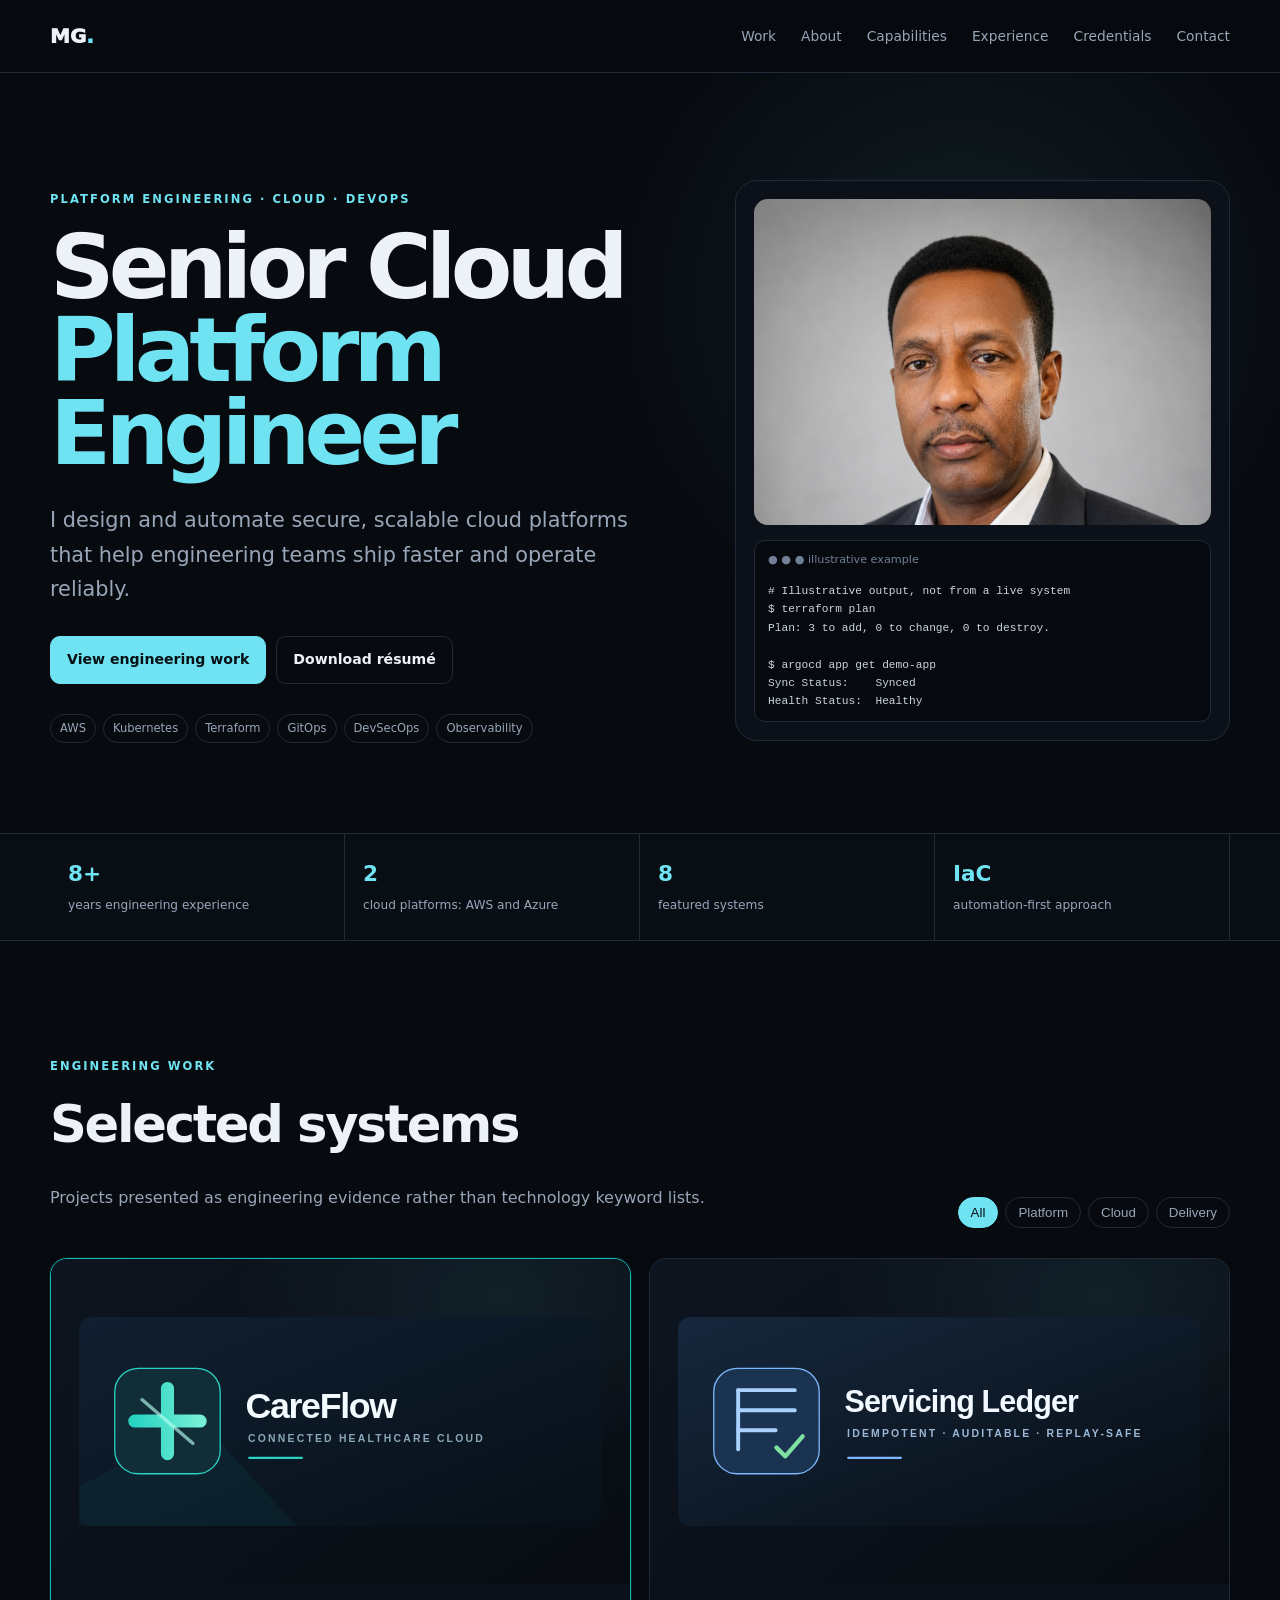
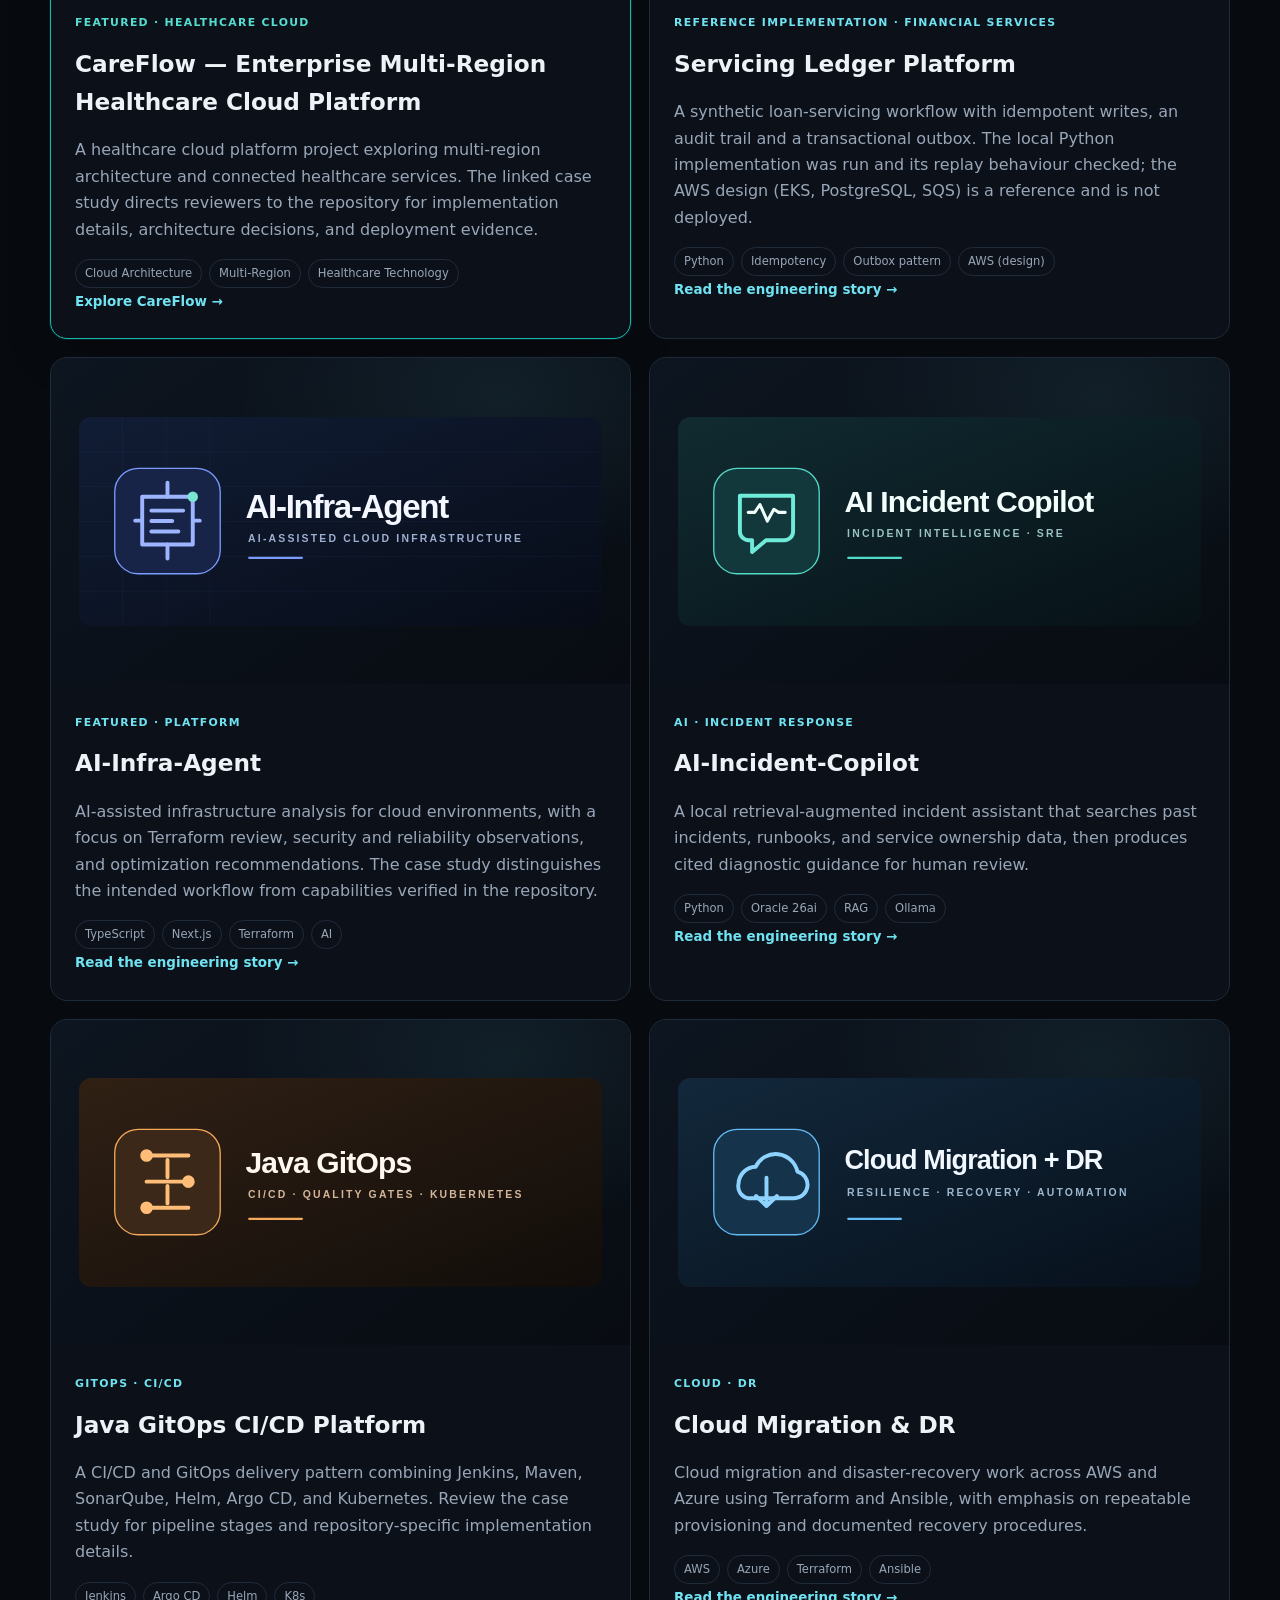
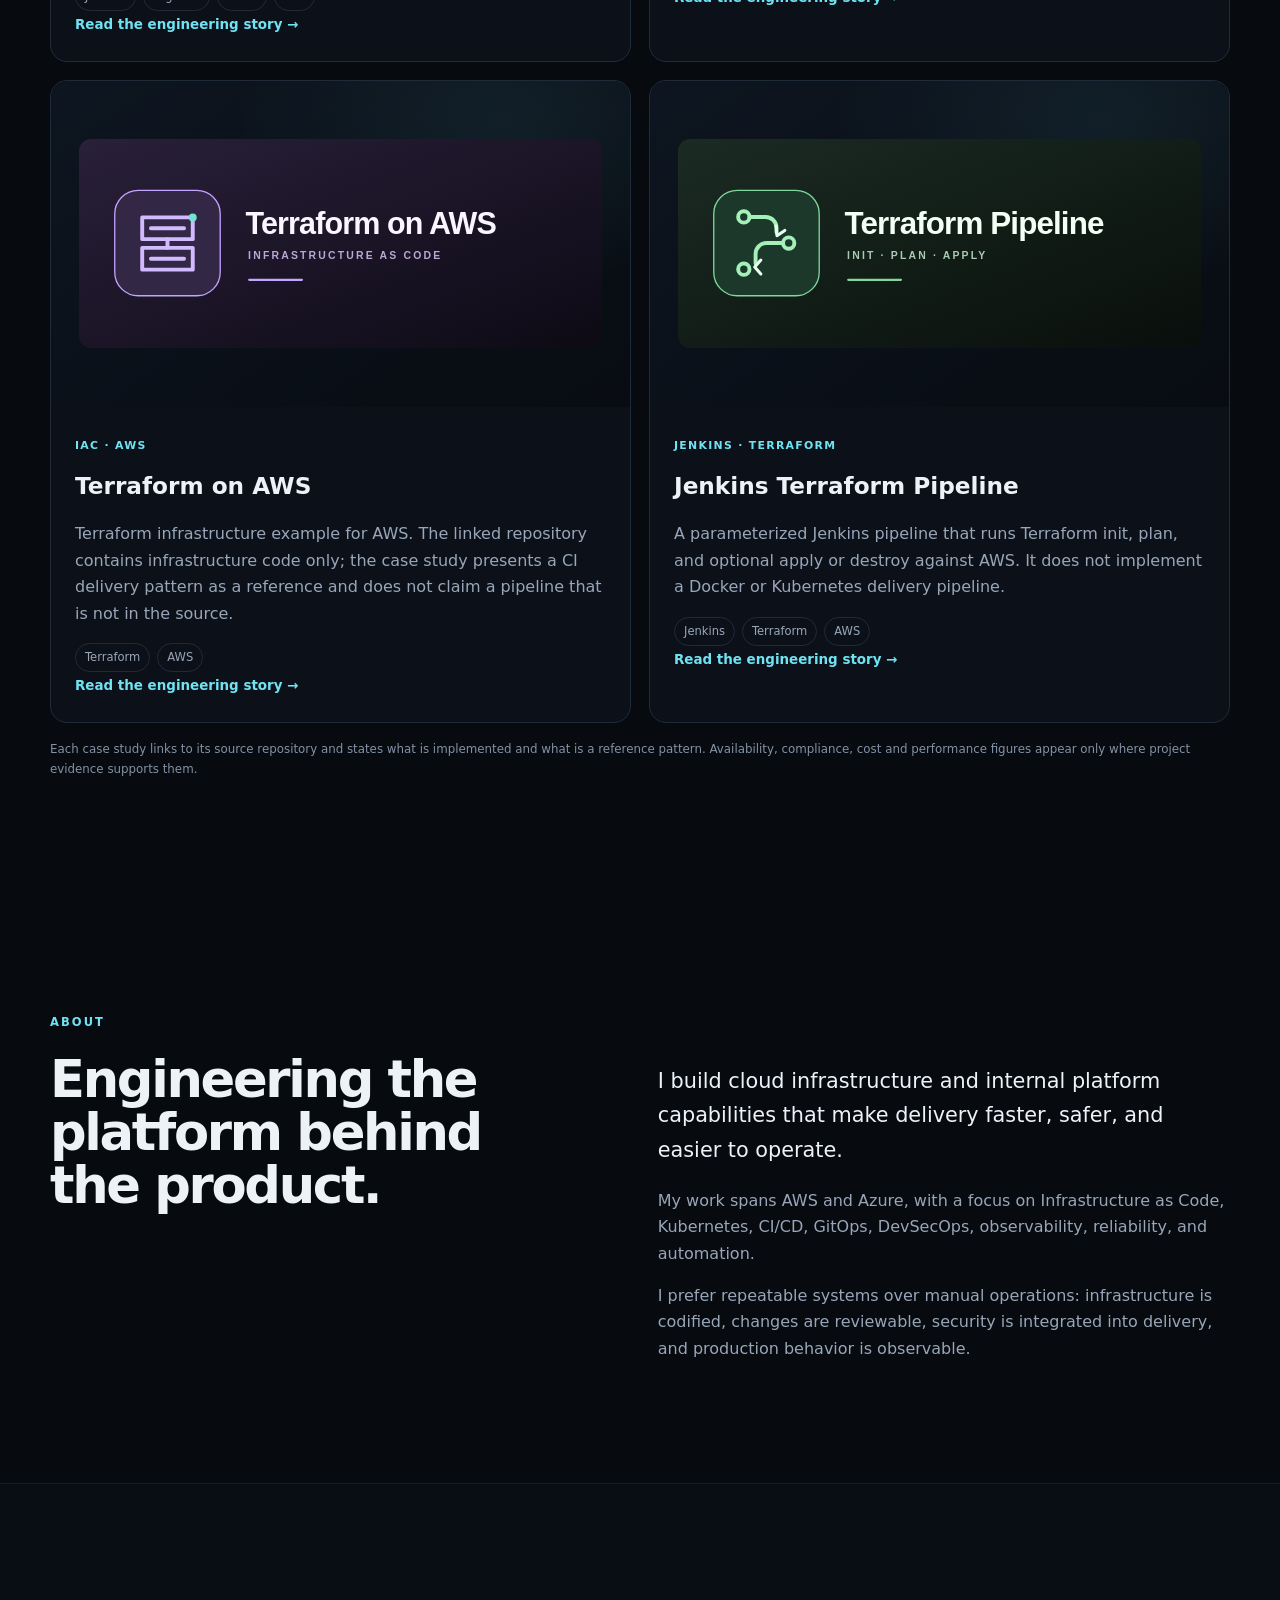
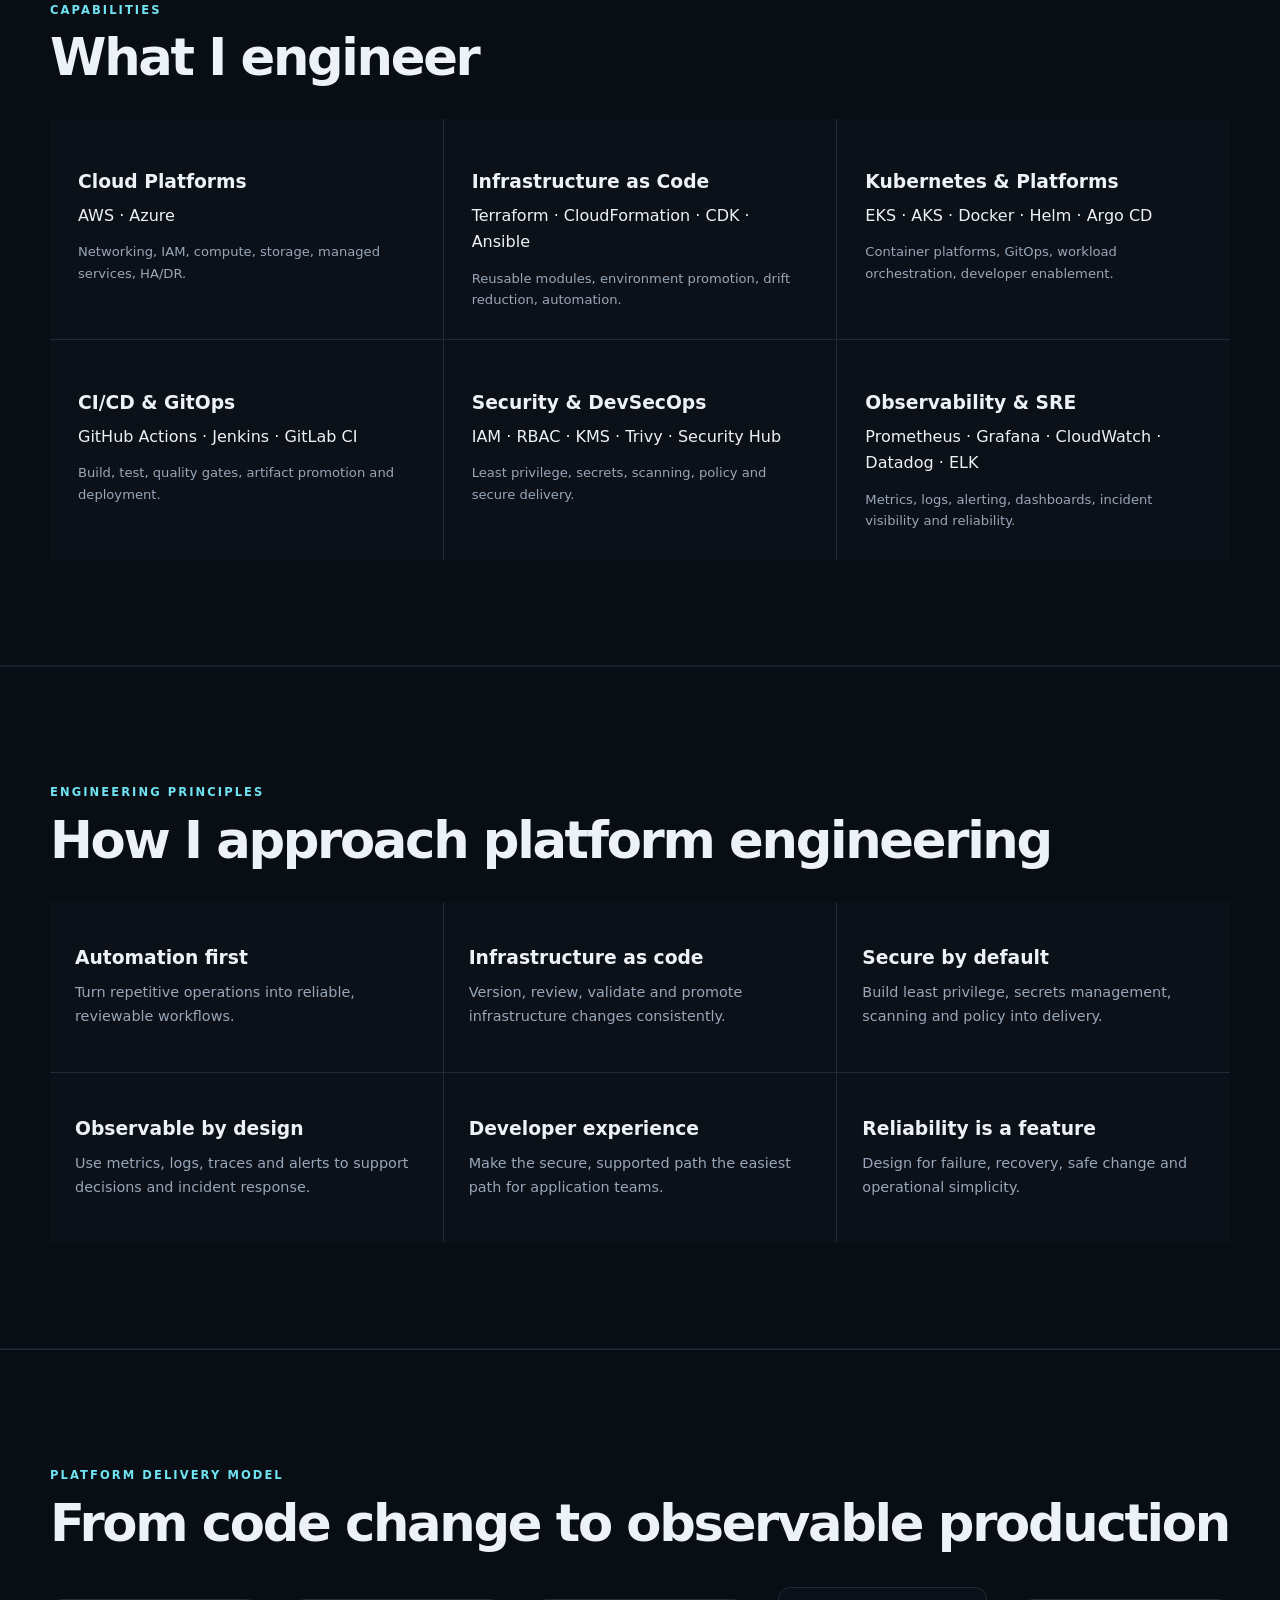
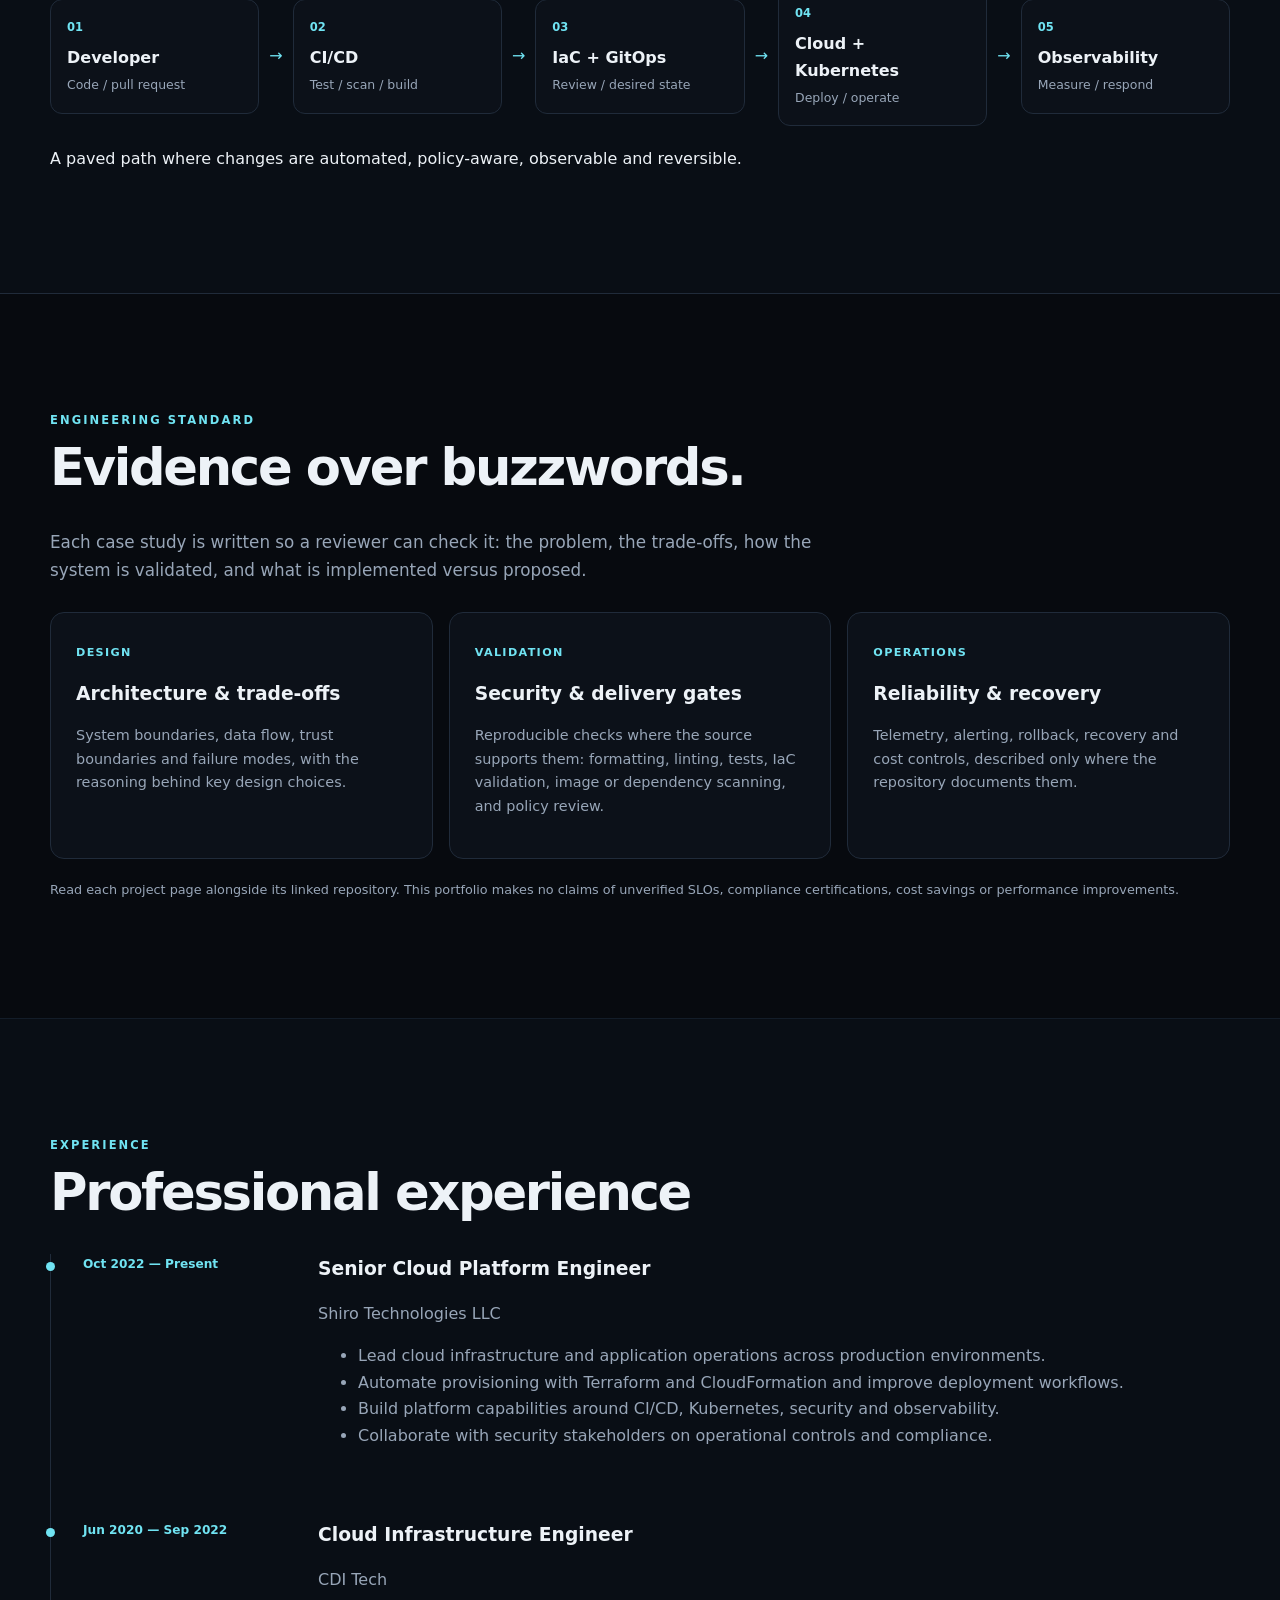
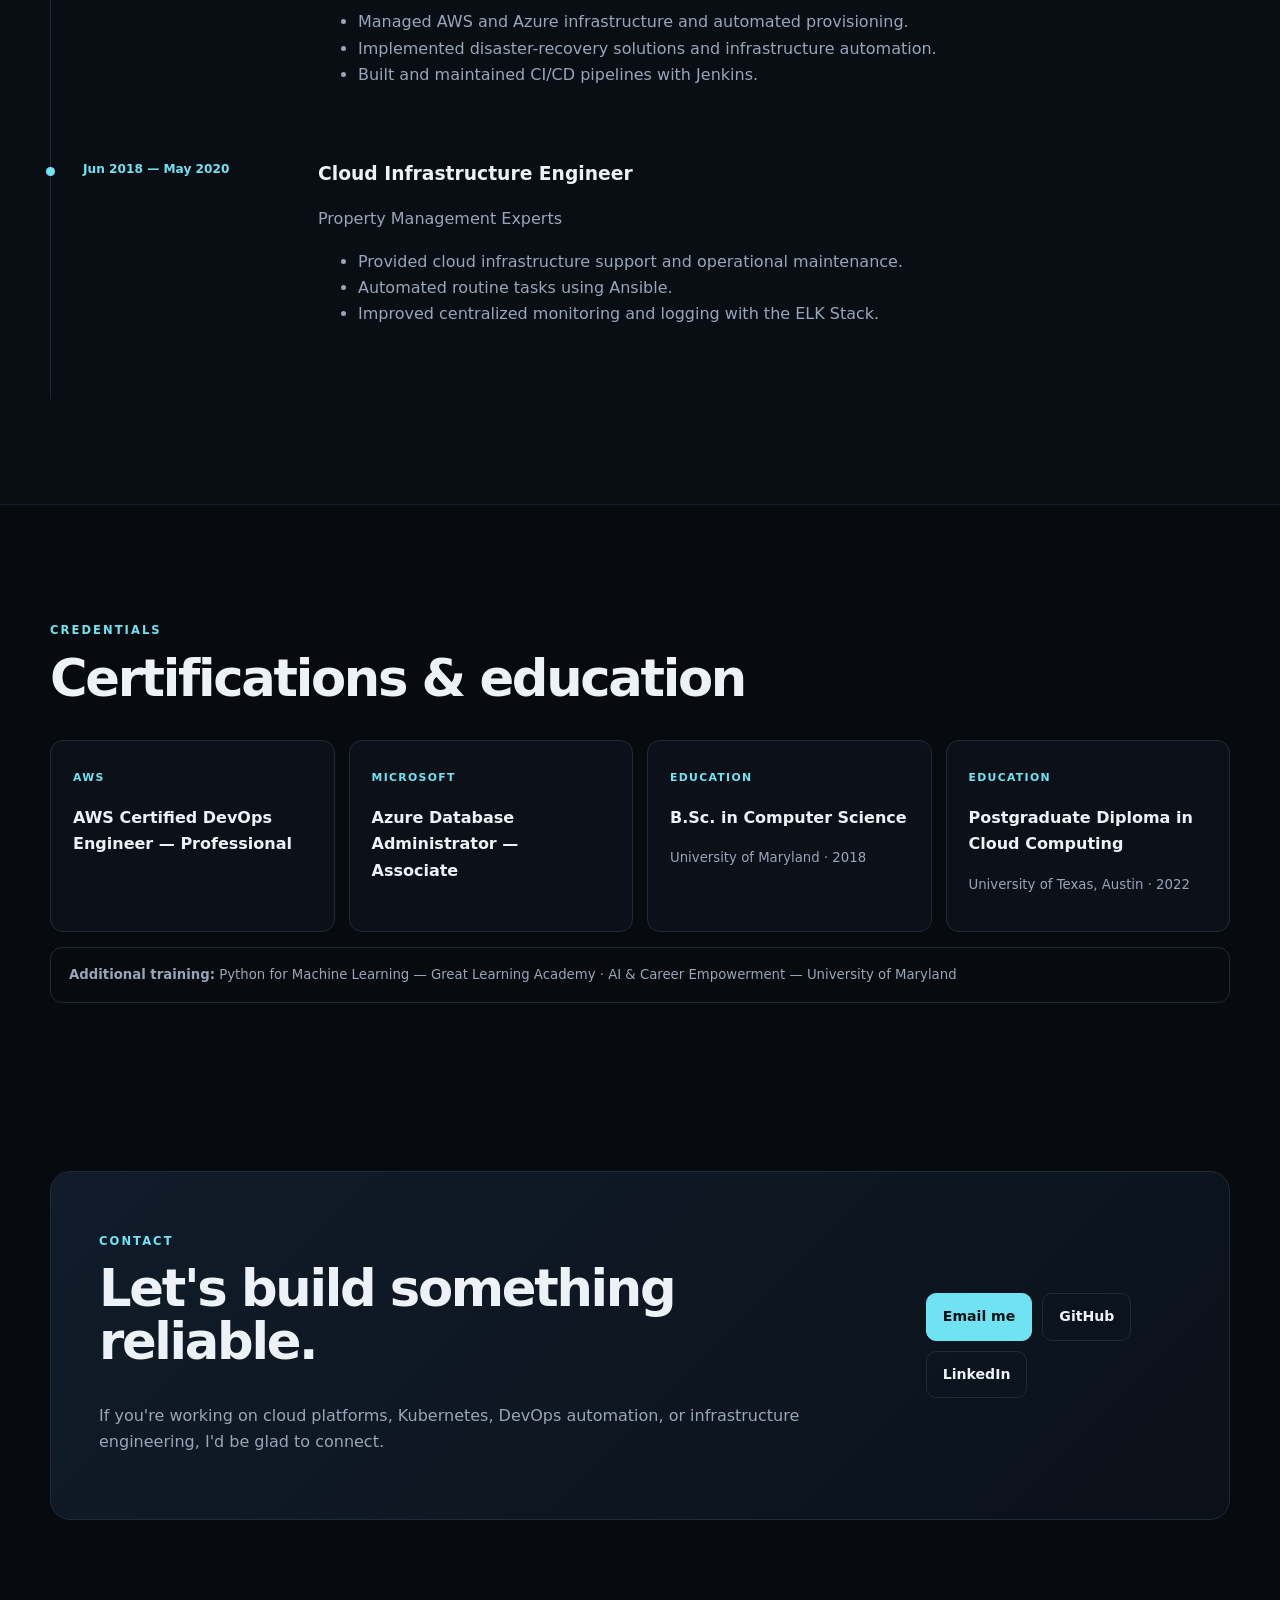
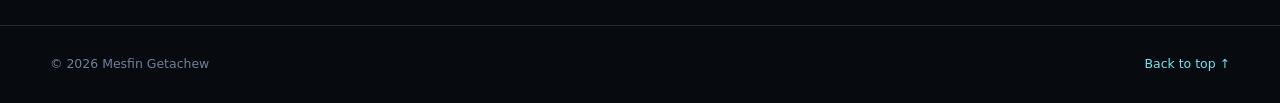
<file: index.html>
<!doctype html>
<html lang="en">
<head>
<meta charset="utf-8"><meta name="viewport" content="width=device-width,initial-scale=1">
<meta name="description" content="Mesfin Getachew — Senior Cloud Platform Engineer specializing in AWS, Kubernetes, Terraform, GitOps, DevSecOps and cloud automation.">
<meta property="og:title" content="Mesfin Getachew | Senior Cloud Platform Engineer">
<meta property="og:description" content="Cloud platform engineering, Kubernetes, Infrastructure as Code, GitOps, DevSecOps and automation.">
<meta property="og:image" content="https://dataopsinnovator.github.io/mesfine-portfolio/assets/images/social-card.png"><meta property="og:image:width" content="1200"><meta property="og:image:height" content="630"><meta property="og:image:alt" content="Mesfin Getachew, Senior Cloud Platform Engineer: AWS, Azure, Kubernetes, Terraform, GitOps and DevSecOps">
<title>Mesfin Getachew | Senior Cloud Platform Engineer</title>
<link rel="icon" href="assets/images/favicon.svg" type="image/svg+xml"><link rel="stylesheet" href="assets/css/main.css">
<link rel="canonical" href="https://dataopsinnovator.github.io/mesfine-portfolio/">
<meta name="theme-color" content="#070a0f">
<meta property="og:type" content="website"><meta property="og:url" content="https://dataopsinnovator.github.io/mesfine-portfolio/"><meta name="twitter:card" content="summary_large_image"><meta name="twitter:title" content="Mesfin Getachew | Senior Cloud Platform Engineer"><meta name="twitter:description" content="Platform engineering, AWS, Kubernetes, Terraform, GitOps, DevSecOps and reliable cloud delivery.">
<meta name="twitter:image" content="https://dataopsinnovator.github.io/mesfine-portfolio/assets/images/social-card.png"><meta name="twitter:image:alt" content="Mesfin Getachew, Senior Cloud Platform Engineer"><script type="application/ld+json">
{
 "@context": "https://schema.org",
 "@type": "Person",
 "name": "Mesfin Getachew",
 "jobTitle": "Senior Cloud Platform Engineer",
 "url": "https://dataopsinnovator.github.io/mesfine-portfolio/",
 "sameAs": [
  "https://github.com/DataOpsInnovator",
  "https://www.linkedin.com/in/mesfin-g-tech"
 ],
 "knowsAbout": [
  "Platform Engineering",
  "AWS",
  "Azure",
  "Terraform",
  "Kubernetes",
  "GitOps",
  "DevSecOps",
  "Site Reliability Engineering"
 ],
 "image": "https://dataopsinnovator.github.io/mesfine-portfolio/assets/images/profile.png",
 "worksFor": {
  "@type": "Organization",
  "name": "Shiro Technologies LLC"
 },
 "alumniOf": [
  {
   "@type": "CollegeOrUniversity",
   "name": "University of Maryland"
  },
  {
   "@type": "CollegeOrUniversity",
   "name": "University of Texas at Austin"
  }
 ]
}
</script></head>
<body>
<a class="skip-link" href="#main-content">Skip to content</a>
<header><div class="shell nav-wrap"><a class="brand" href="#home" aria-label="Mesfin Getachew, home">MG<span>.</span></a><button class="menu" type="button" aria-label="Toggle navigation" aria-controls="primary-navigation" aria-expanded="false">☰</button>
<nav id="primary-navigation" aria-label="Primary"><a href="#work">Work</a><a href="#about">About</a><a href="#capabilities">Capabilities</a><a href="#experience">Experience</a><a href="#credentials">Credentials</a><a href="#contact">Contact</a></nav></div></header>
<main id="main-content">
<section id="home" class="hero"><div class="shell hero-grid"><div>
<p class="eyebrow">PLATFORM ENGINEERING  · CLOUD  · DEVOPS</p>
<h1>Senior Cloud<br><em>Platform Engineer</em></h1>
<p class="lede">I design and automate secure, scalable cloud platforms that help engineering teams ship faster and operate reliably.</p>
<div class="actions"><a class="btn primary" href="#work">View engineering work</a><a class="btn" href="assets/resume/Mesfin-Getachew-Resume.pdf" download>Download résumé</a></div>
<div class="chips"><span>AWS</span><span>Kubernetes</span><span>Terraform</span><span>GitOps</span><span>DevSecOps</span><span>Observability</span></div>
</div>
<aside class="hero-card"><div class="portrait"><img src="assets/images/profile.png" alt="Mesfin Getachew" width="1254" height="1254" fetchpriority="high"></div><div class="terminal"><div><span aria-hidden="true">● ● ●</span> <span>illustrative example</span></div><pre># Illustrative output, not from a live system
$ terraform plan
Plan: 3 to add, 0 to change, 0 to destroy.

$ argocd app get demo-app
Sync Status:    Synced
Health Status:  Healthy</pre></div></aside></div></section>
<section class="proof"><div class="shell proof-grid"><div><strong>8+</strong><span>years engineering experience</span></div><div><strong>2</strong><span>cloud platforms: AWS and Azure</span></div><div><strong>8</strong><span>featured systems</span></div><div><strong>IaC</strong><span>automation-first approach</span></div></div></section>
<section id="work" class="section"><div class="shell"><p class="eyebrow">ENGINEERING WORK</p><div class="title-row"><div><h2>Selected systems</h2><p class="copy">Projects presented as engineering evidence rather than technology keyword lists.</p></div><div class="filters" role="group" aria-label="Filter projects"><button type="button" class="active" aria-pressed="true" data-filter="all">All</button><button type="button" aria-pressed="false" data-filter="platform">Platform</button><button type="button" aria-pressed="false" data-filter="cloud">Cloud</button><button type="button" aria-pressed="false" data-filter="delivery">Delivery</button></div><p id="filter-status" class="sr-only" role="status"></p></div>
<div class="work-grid">
<article class="work careflow-featured" data-tags="platform cloud"><a class="work-img project-brand-frame" href="projects/careflow.html" tabindex="-1" aria-hidden="true"><img src="assets/images/careflow-brand.svg" alt="CareFlow healthcare cloud platform logo" width="1200" height="480" loading="lazy"></a><div class="work-body"><small>FEATURED · HEALTHCARE CLOUD</small><h3><a class="stretched" href="projects/careflow.html">CareFlow — Enterprise Multi-Region Healthcare Cloud Platform</a></h3><p>A healthcare cloud platform project exploring multi-region architecture and connected healthcare services. The linked case study directs reviewers to the repository for implementation details, architecture decisions, and deployment evidence.</p><div class="tags"><i>Cloud Architecture</i><i>Multi-Region</i><i>Healthcare Technology</i></div><span class="more" aria-hidden="true">Explore CareFlow →</span></div></article>
<article class="work" data-tags="platform cloud"><a class="work-img project-brand-frame" href="projects/servicing-ledger-platform.html" tabindex="-1" aria-hidden="true"><img src="assets/images/servicing-ledger-brand.svg" alt="Servicing Ledger Platform" width="1200" height="480" loading="lazy"></a><div class="work-body"><small>REFERENCE IMPLEMENTATION · FINANCIAL SERVICES</small><h3><a class="stretched" href="projects/servicing-ledger-platform.html">Servicing Ledger Platform</a></h3><p>A synthetic loan-servicing workflow with idempotent writes, an audit trail and a transactional outbox. The local Python implementation was run and its replay behaviour checked; the AWS design (EKS, PostgreSQL, SQS) is a reference and is not deployed.</p><div class="tags"><i>Python</i><i>Idempotency</i><i>Outbox pattern</i><i>AWS (design)</i></div><span class="more" aria-hidden="true">Read the engineering story →</span></div></article>
<article class="work" data-tags="platform"><a class="work-img project-brand-frame" href="projects/ai-infra-agent.html" tabindex="-1" aria-hidden="true"><img src="assets/images/ai-infra-agent-brand.svg" alt="AI Infrastructure Agent" width="1200" height="480" loading="lazy"></a><div class="work-body"><small>FEATURED · PLATFORM</small><h3><a class="stretched" href="projects/ai-infra-agent.html">AI-Infra-Agent</a></h3><p>AI-assisted infrastructure analysis for cloud environments, with a focus on Terraform review, security and reliability observations, and optimization recommendations. The case study distinguishes the intended workflow from capabilities verified in the repository.</p><div class="tags"><i>TypeScript</i><i>Next.js</i><i>Terraform</i><i>AI</i></div><span class="more" aria-hidden="true">Read the engineering story →</span></div></article>
<article class="work" data-tags="platform"><a class="work-img project-brand-frame" href="projects/ai-incident-copilot.html" tabindex="-1" aria-hidden="true"><img src="assets/images/ai-incident-copilot-brand.svg" alt="AI Incident Copilot" width="1200" height="480" loading="lazy"></a><div class="work-body"><small>AI · INCIDENT RESPONSE</small><h3><a class="stretched" href="projects/ai-incident-copilot.html">AI-Incident-Copilot</a></h3><p>A local retrieval-augmented incident assistant that searches past incidents, runbooks, and service ownership data, then produces cited diagnostic guidance for human review.</p><div class="tags"><i>Python</i><i>Oracle 26ai</i><i>RAG</i><i>Ollama</i></div><span class="more" aria-hidden="true">Read the engineering story →</span></div></article>
<article class="work" data-tags="platform delivery"><a class="work-img project-brand-frame" href="projects/java-gitops.html" tabindex="-1" aria-hidden="true"><img src="assets/images/java-gitops-brand.svg" alt="Java GitOps pipeline" width="1200" height="480" loading="lazy"></a><div class="work-body"><small>GITOPS · CI/CD</small><h3><a class="stretched" href="projects/java-gitops.html">Java GitOps CI/CD Platform</a></h3><p>A CI/CD and GitOps delivery pattern combining Jenkins, Maven, SonarQube, Helm, Argo CD, and Kubernetes. Review the case study for pipeline stages and repository-specific implementation details.</p><div class="tags"><i>Jenkins</i><i>Argo CD</i><i>Helm</i><i>K8s</i></div><span class="more" aria-hidden="true">Read the engineering story →</span></div></article>
<article class="work" data-tags="cloud"><a class="work-img project-brand-frame" href="projects/cloud-migration-dr.html" tabindex="-1" aria-hidden="true"><img src="assets/images/cloud-migration-dr-brand.svg" alt="Cloud migration and disaster recovery" width="1200" height="480" loading="lazy"></a><div class="work-body"><small>CLOUD · DR</small><h3><a class="stretched" href="projects/cloud-migration-dr.html">Cloud Migration &amp; DR</a></h3><p>Cloud migration and disaster-recovery work across AWS and Azure using Terraform and Ansible, with emphasis on repeatable provisioning and documented recovery procedures.</p><div class="tags"><i>AWS</i><i>Azure</i><i>Terraform</i><i>Ansible</i></div><span class="more" aria-hidden="true">Read the engineering story →</span></div></article>
<article class="work" data-tags="cloud"><a class="work-img project-brand-frame" href="projects/terraform-jenkins.html" tabindex="-1" aria-hidden="true"><img src="assets/images/terraform-jenkins-brand.svg" alt="Terraform on AWS" width="1200" height="480" loading="lazy"></a><div class="work-body"><small>IAC · AWS</small><h3><a class="stretched" href="projects/terraform-jenkins.html">Terraform on AWS</a></h3><p>Terraform infrastructure example for AWS. The linked repository contains infrastructure code only; the case study presents a CI delivery pattern as a reference and does not claim a pipeline that is not in the source.</p><div class="tags"><i>Terraform</i><i>AWS</i></div><span class="more" aria-hidden="true">Read the engineering story →</span></div></article>
<article class="work" data-tags="delivery"><a class="work-img project-brand-frame" href="projects/devops-cicd.html" tabindex="-1" aria-hidden="true"><img src="assets/images/devops-cicd-brand.svg" alt="Jenkins Terraform pipeline" width="1200" height="480" loading="lazy"></a><div class="work-body"><small>JENKINS · TERRAFORM</small><h3><a class="stretched" href="projects/devops-cicd.html">Jenkins Terraform Pipeline</a></h3><p>A parameterized Jenkins pipeline that runs Terraform init, plan, and optional apply or destroy against AWS. It does not implement a Docker or Kubernetes delivery pipeline.</p><div class="tags"><i>Jenkins</i><i>Terraform</i><i>AWS</i></div><span class="more" aria-hidden="true">Read the engineering story →</span></div></article>
</div><p class="note">Each case study links to its source repository and states what is implemented and what is a reference pattern. Availability, compliance, cost and performance figures appear only where project evidence supports them.</p></div></section>
<section id="about" class="section"><div class="shell"><p class="eyebrow">ABOUT</p><div class="split"><h2>Engineering the platform behind the product.</h2><div class="copy"><p class="lead">I build cloud infrastructure and internal platform capabilities that make delivery faster, safer, and easier to operate.</p><p>My work spans AWS and Azure, with a focus on Infrastructure as Code, Kubernetes, CI/CD, GitOps, DevSecOps, observability, reliability, and automation.</p><p>I prefer repeatable systems over manual operations: infrastructure is codified, changes are reviewable, security is integrated into delivery, and production behavior is observable.</p></div></div></div></section>
<section id="capabilities" class="section dark"><div class="shell"><p class="eyebrow">CAPABILITIES</p><h2>What I engineer</h2><div class="cap-grid">
<article><h3>Cloud Platforms</h3><p>AWS · Azure</p><span>Networking, IAM, compute, storage, managed services, HA/DR.</span></article>
<article><h3>Infrastructure as Code</h3><p>Terraform · CloudFormation · CDK · Ansible</p><span>Reusable modules, environment promotion, drift reduction, automation.</span></article>
<article><h3>Kubernetes &amp; Platforms</h3><p>EKS · AKS · Docker · Helm · Argo CD</p><span>Container platforms, GitOps, workload orchestration, developer enablement.</span></article>
<article><h3>CI/CD &amp; GitOps</h3><p>GitHub Actions · Jenkins · GitLab CI</p><span>Build, test, quality gates, artifact promotion and deployment.</span></article>
<article><h3>Security &amp; DevSecOps</h3><p>IAM · RBAC · KMS · Trivy · Security Hub</p><span>Least privilege, secrets, scanning, policy and secure delivery.</span></article>
<article><h3>Observability &amp; SRE</h3><p>Prometheus · Grafana · CloudWatch · Datadog · ELK</p><span>Metrics, logs, alerting, dashboards, incident visibility and reliability.</span></article>
</div></div></section>

<section id="principles" class="section dark"><div class="shell">
<p class="eyebrow">ENGINEERING PRINCIPLES</p><h2>How I approach platform engineering</h2>
<div class="principles">
<article><h3>Automation first</h3><p>Turn repetitive operations into reliable, reviewable workflows.</p></article>
<article><h3>Infrastructure as code</h3><p>Version, review, validate and promote infrastructure changes consistently.</p></article>
<article><h3>Secure by default</h3><p>Build least privilege, secrets management, scanning and policy into delivery.</p></article>
<article><h3>Observable by design</h3><p>Use metrics, logs, traces and alerts to support decisions and incident response.</p></article>
<article><h3>Developer experience</h3><p>Make the secure, supported path the easiest path for application teams.</p></article>
<article><h3>Reliability is a feature</h3><p>Design for failure, recovery, safe change and operational simplicity.</p></article>
</div></div></section>
<section class="section architecture"><div class="shell"><p class="eyebrow">PLATFORM DELIVERY MODEL</p>
<h2>From code change to observable production</h2><div class="flow">
<div><b>01</b><strong>Developer</strong><span>Code / pull request</span></div><i aria-hidden="true">→</i>
<div><b>02</b><strong>CI/CD</strong><span>Test / scan / build</span></div><i aria-hidden="true">→</i>
<div><b>03</b><strong>IaC + GitOps</strong><span>Review / desired state</span></div><i aria-hidden="true">→</i>
<div><b>04</b><strong>Cloud + Kubernetes</strong><span>Deploy / operate</span></div><i aria-hidden="true">→</i>
<div><b>05</b><strong>Observability</strong><span>Measure / respond</span></div>
</div><p class="architecture-note">A paved path where changes are automated, policy-aware, observable and reversible.</p></div></section>
<section class="section evidence"><div class="shell"><p class="eyebrow">ENGINEERING STANDARD</p><h2>Evidence over buzzwords.</h2><p class="copy evidence-intro">Each case study is written so a reviewer can check it: the problem, the trade-offs, how the system is validated, and what is implemented versus proposed.</p><div class="evidence-grid">
<article><span>DESIGN</span><h3>Architecture &amp; trade-offs</h3><p>System boundaries, data flow, trust boundaries and failure modes, with the reasoning behind key design choices.</p></article>
<article><span>VALIDATION</span><h3>Security &amp; delivery gates</h3><p>Reproducible checks where the source supports them: formatting, linting, tests, IaC validation, image or dependency scanning, and policy review.</p></article>
<article><span>OPERATIONS</span><h3>Reliability &amp; recovery</h3><p>Telemetry, alerting, rollback, recovery and cost controls, described only where the repository documents them.</p></article>
</div><p class="evidence-note">Read each project page alongside its linked repository. This portfolio makes no claims of unverified SLOs, compliance certifications, cost savings or performance improvements.</p></div></section>
<section id="experience" class="section dark"><div class="shell"><p class="eyebrow">EXPERIENCE</p><h2>Professional experience</h2><div class="timeline">
<article><time>Oct 2022 — Present</time><div><h3>Senior Cloud Platform Engineer</h3><p class="muted">Shiro Technologies LLC</p><ul><li>Lead cloud infrastructure and application operations across production environments.</li><li>Automate provisioning with Terraform and CloudFormation and improve deployment workflows.</li><li>Build platform capabilities around CI/CD, Kubernetes, security and observability.</li><li>Collaborate with security stakeholders on operational controls and compliance.</li></ul></div></article>
<article><time>Jun 2020 — Sep 2022</time><div><h3>Cloud Infrastructure Engineer</h3><p class="muted">CDI Tech</p><ul><li>Managed AWS and Azure infrastructure and automated provisioning.</li><li>Implemented disaster-recovery solutions and infrastructure automation.</li><li>Built and maintained CI/CD pipelines with Jenkins.</li></ul></div></article>
<article><time>Jun 2018 — May 2020</time><div><h3>Cloud Infrastructure Engineer</h3><p class="muted">Property Management Experts</p><ul><li>Provided cloud infrastructure support and operational maintenance.</li><li>Automated routine tasks using Ansible.</li><li>Improved centralized monitoring and logging with the ELK Stack.</li></ul></div></article>
</div></div></section>
<section id="credentials" class="section"><div class="shell"><p class="eyebrow">CREDENTIALS</p><h2>Certifications &amp; education</h2><div class="credentials">
<article><small>AWS</small><h3>AWS Certified DevOps Engineer — Professional</h3></article><article><small>MICROSOFT</small><h3>Azure Database Administrator — Associate</h3></article><article><small>EDUCATION</small><h3>B.Sc. in Computer Science</h3><p>University of Maryland · 2018</p></article><article><small>EDUCATION</small><h3>Postgraduate Diploma in Cloud Computing</h3><p>University of Texas, Austin · 2022</p></article></div><p class="training"><b>Additional training:</b> Python for Machine Learning — Great Learning Academy · AI &amp; Career Empowerment — University of Maryland</p></div></section>
<section id="contact" class="section contact"><div class="shell contact-box"><div><p class="eyebrow">CONTACT</p><h2>Let's build something reliable.</h2><p class="copy">If you're working on cloud platforms, Kubernetes, DevOps automation, or infrastructure engineering, I'd be glad to connect.</p></div><div class="actions"><a class="btn primary" href="mailto:mesfin.g.tech@gmail.com">Email me</a><a class="btn" href="https://github.com/DataOpsInnovator" target="_blank" rel="noopener noreferrer">GitHub</a><a class="btn" href="https://www.linkedin.com/in/mesfin-g-tech" target="_blank" rel="noopener noreferrer">LinkedIn</a></div></div></section>
</main>
<footer><div class="shell"><span>© <span id="year">2026</span> Mesfin Getachew</span><a href="#home">Back to top ↑</a></div></footer>
<script src="assets/js/main.js"></script>
</body></html>
</file>
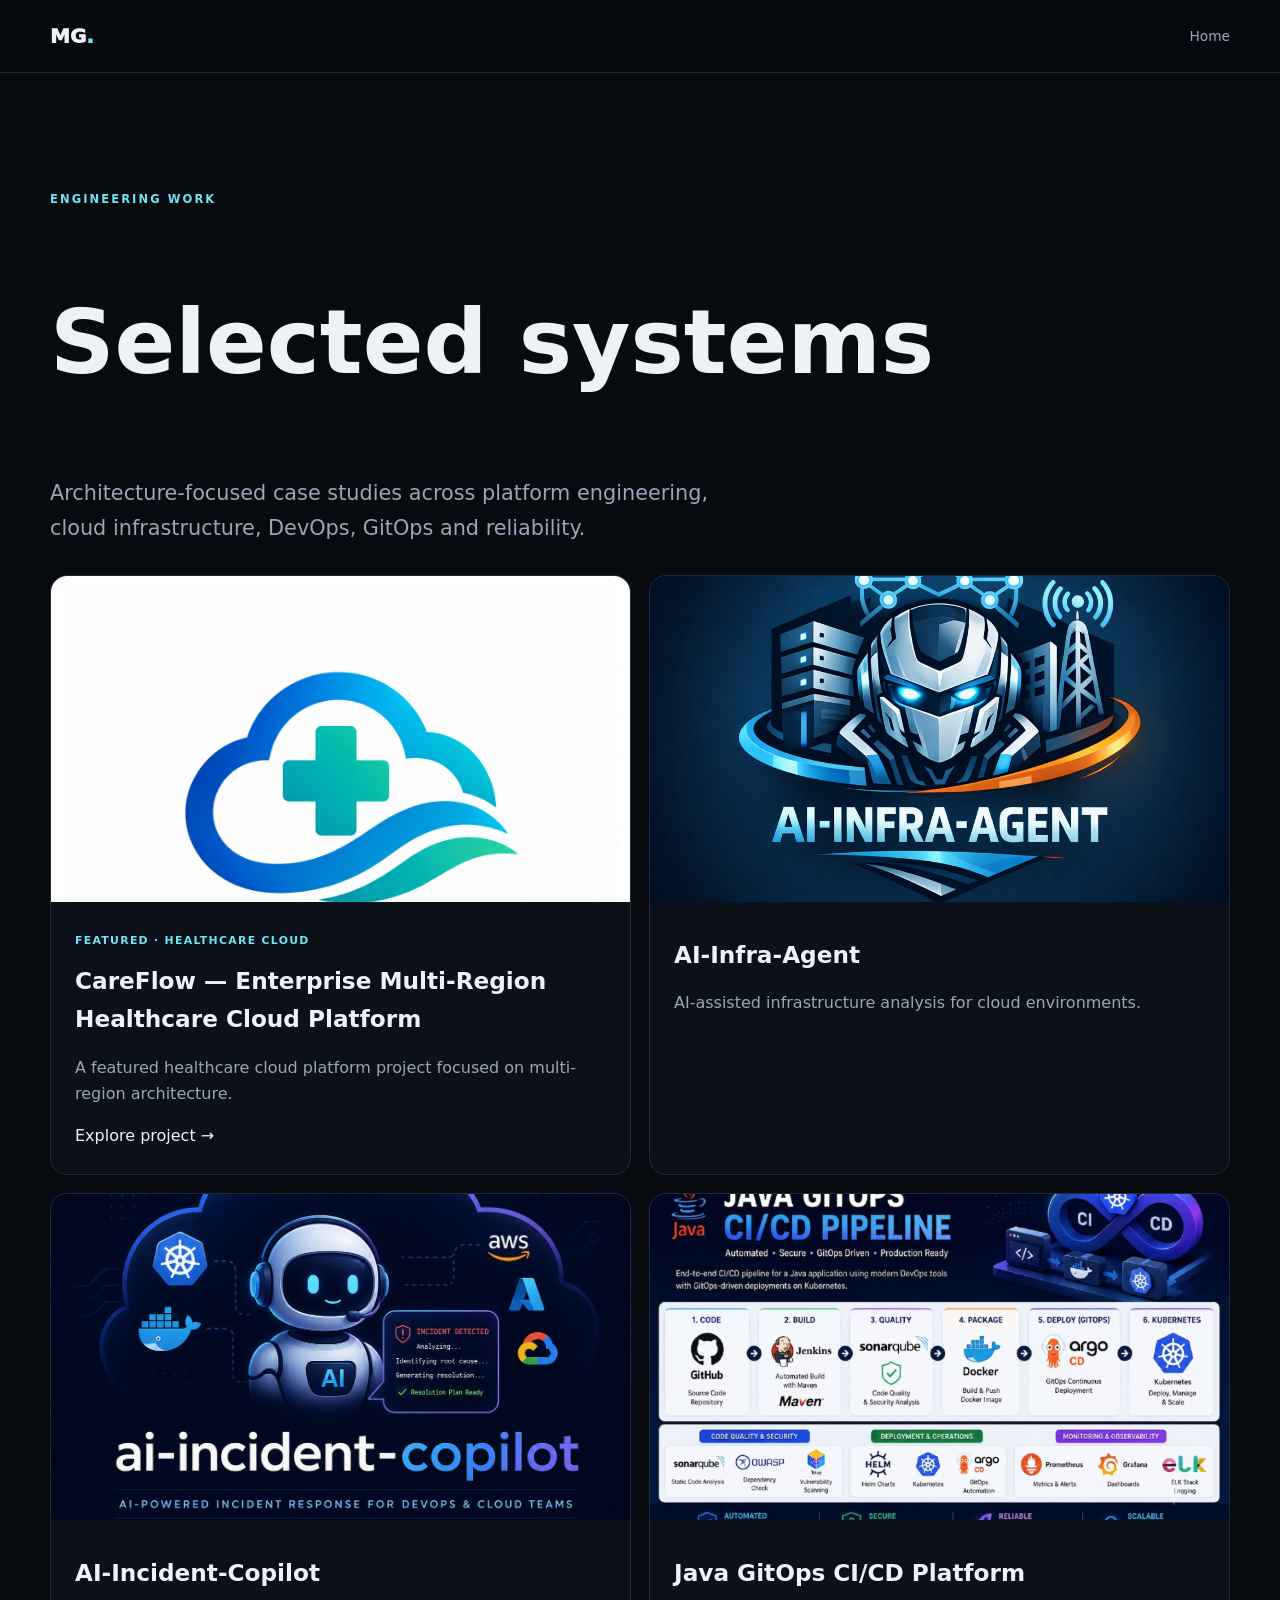
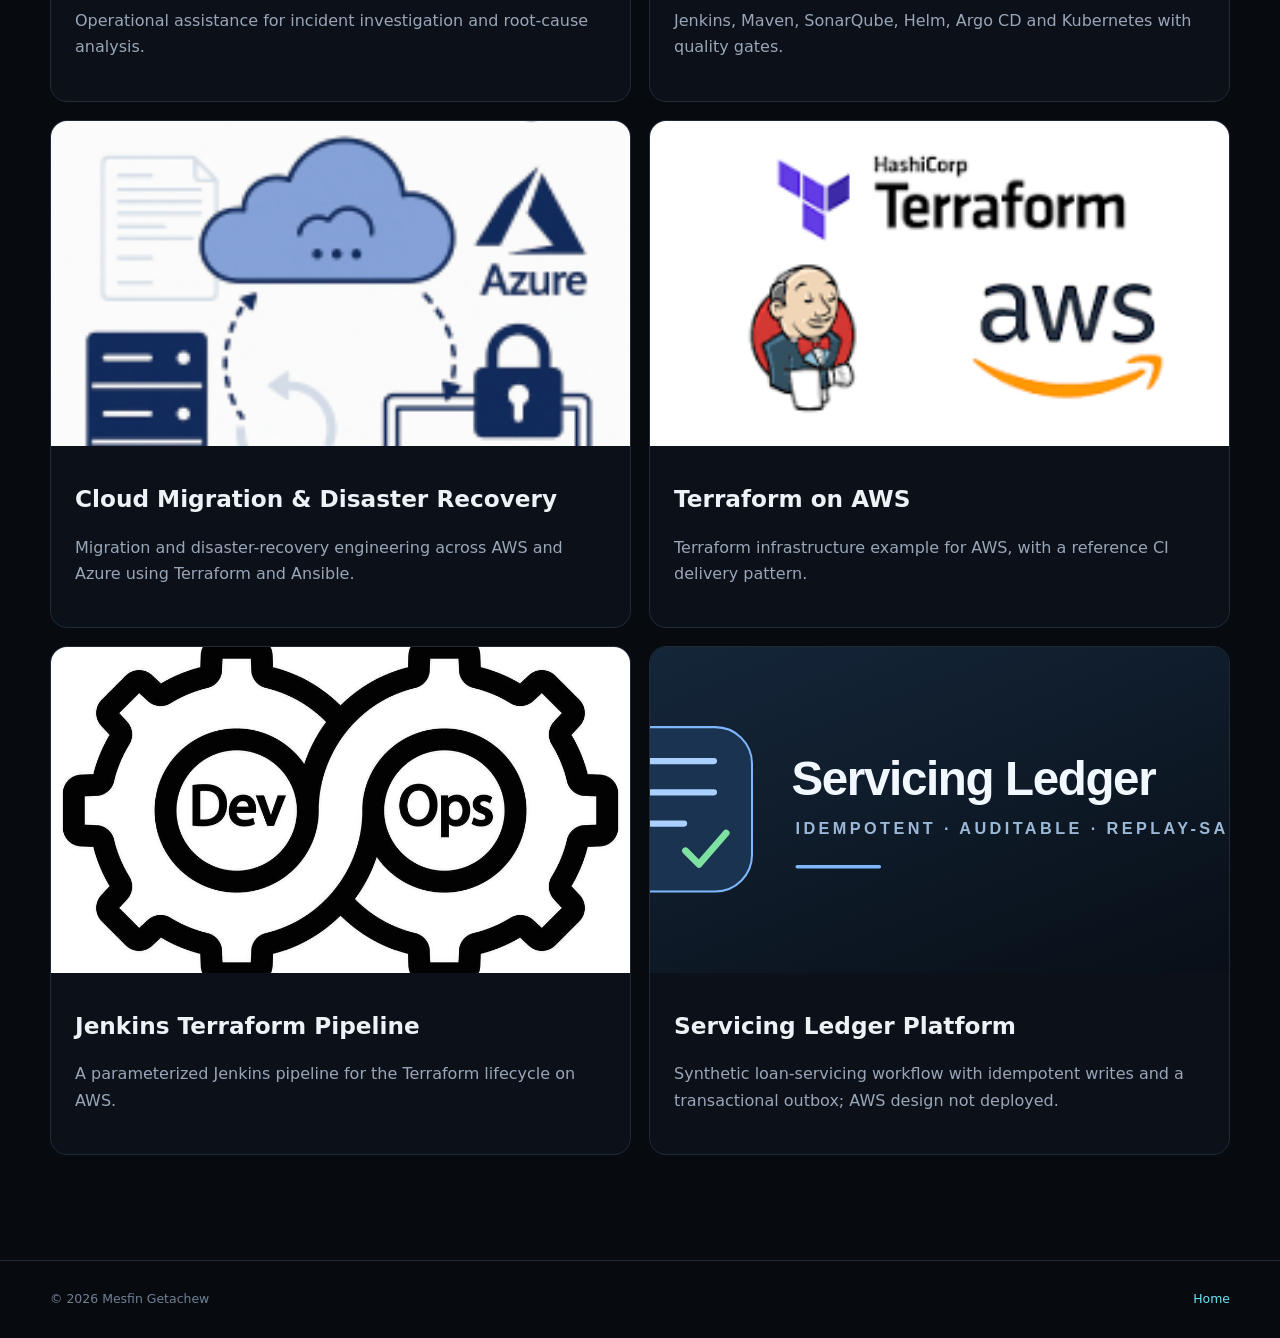
<file: projects/index.html>
<!doctype html><html lang="en"><head><meta charset="utf-8"><meta name="viewport" content="width=device-width,initial-scale=1"><meta name="description" content="Architecture-focused case studies across platform engineering, cloud infrastructure, DevOps, GitOps and reliability."><title>Engineering Work | Mesfin Getachew</title><link rel="icon" href="../assets/images/favicon.svg" type="image/svg+xml"><link rel="stylesheet" href="../assets/css/main.css"></head><body><header><div class="shell nav-wrap"><a class="brand" href="../index.html">MG<span>.</span></a><nav style="display:flex"><a href="../index.html">Home</a></nav></div></header><main class="section"><div class="shell"><p class="eyebrow">ENGINEERING WORK</p><h1 style="font-size:clamp(3rem,7vw,6rem)">Selected systems</h1><p class="lede">Architecture-focused case studies across platform engineering, cloud infrastructure, DevOps, GitOps and reliability.</p><div class="work-grid"><a class="work" href="careflow.html"><div class="work-img" style="background:#fff;display:grid;place-items:center;padding:10px"><img src="../assets/images/careflow-logo.png" alt="CareFlow healthcare cloud platform logo" style="object-fit:contain"></div><div class="work-body"><small>FEATURED · HEALTHCARE CLOUD</small><h3>CareFlow — Enterprise Multi-Region Healthcare Cloud Platform</h3><p>A featured healthcare cloud platform project focused on multi-region architecture.</p><span>Explore project →</span></div></a><a class="work" href="ai-infra-agent.html"><div class="work-img"><img src="../assets/images/ai-infra-agent.png" alt="AI-Infra-Agent"></div><div class="work-body"><h3>AI-Infra-Agent</h3><p>AI-assisted infrastructure analysis for cloud environments.</p></div></a><a class="work" href="ai-incident-copilot.html"><div class="work-img"><img src="../assets/images/ai-incident-copilot.png" alt="AI-Incident-Copilot"></div><div class="work-body"><h3>AI-Incident-Copilot</h3><p>Operational assistance for incident investigation and root-cause analysis.</p></div></a><a class="work" href="java-gitops.html"><div class="work-img"><img src="../assets/images/java-gitops-pipeline.png" alt="Java GitOps CI/CD Platform"></div><div class="work-body"><h3>Java GitOps CI/CD Platform</h3><p>Jenkins, Maven, SonarQube, Helm, Argo CD and Kubernetes with quality gates.</p></div></a><a class="work" href="cloud-migration-dr.html"><div class="work-img"><img src="../assets/images/cloud-migration.png" alt="Cloud Migration &amp; Disaster Recovery"></div><div class="work-body"><h3>Cloud Migration &amp; Disaster Recovery</h3><p>Migration and disaster-recovery engineering across AWS and Azure using Terraform and Ansible.</p></div></a><a class="work" href="terraform-jenkins.html"><div class="work-img"><img src="../assets/images/terraform-jenkins.png" alt="Terraform on AWS"></div><div class="work-body"><h3>Terraform on AWS</h3><p>Terraform infrastructure example for AWS, with a reference CI delivery pattern.</p></div></a><a class="work" href="devops-cicd.html"><div class="work-img"><img src="../assets/images/devops-project.png" alt="Jenkins Terraform Pipeline"></div><div class="work-body"><h3>Jenkins Terraform Pipeline</h3><p>A parameterized Jenkins pipeline for the Terraform lifecycle on AWS.</p></div></a><a class="work" href="servicing-ledger-platform.html"><div class="work-img"><img src="../assets/images/servicing-ledger-brand.svg" alt="Servicing Ledger Platform"></div><div class="work-body"><h3>Servicing Ledger Platform</h3><p>Synthetic loan-servicing workflow with idempotent writes and a transactional outbox; AWS design not deployed.</p></div></a></div></div></main><footer><div class="shell"><span>© <span id="year">2026</span> Mesfin Getachew</span><a href="../index.html">Home</a></div></footer><script>document.getElementById('year').textContent=new Date().getFullYear()</script></body></html>
</file>
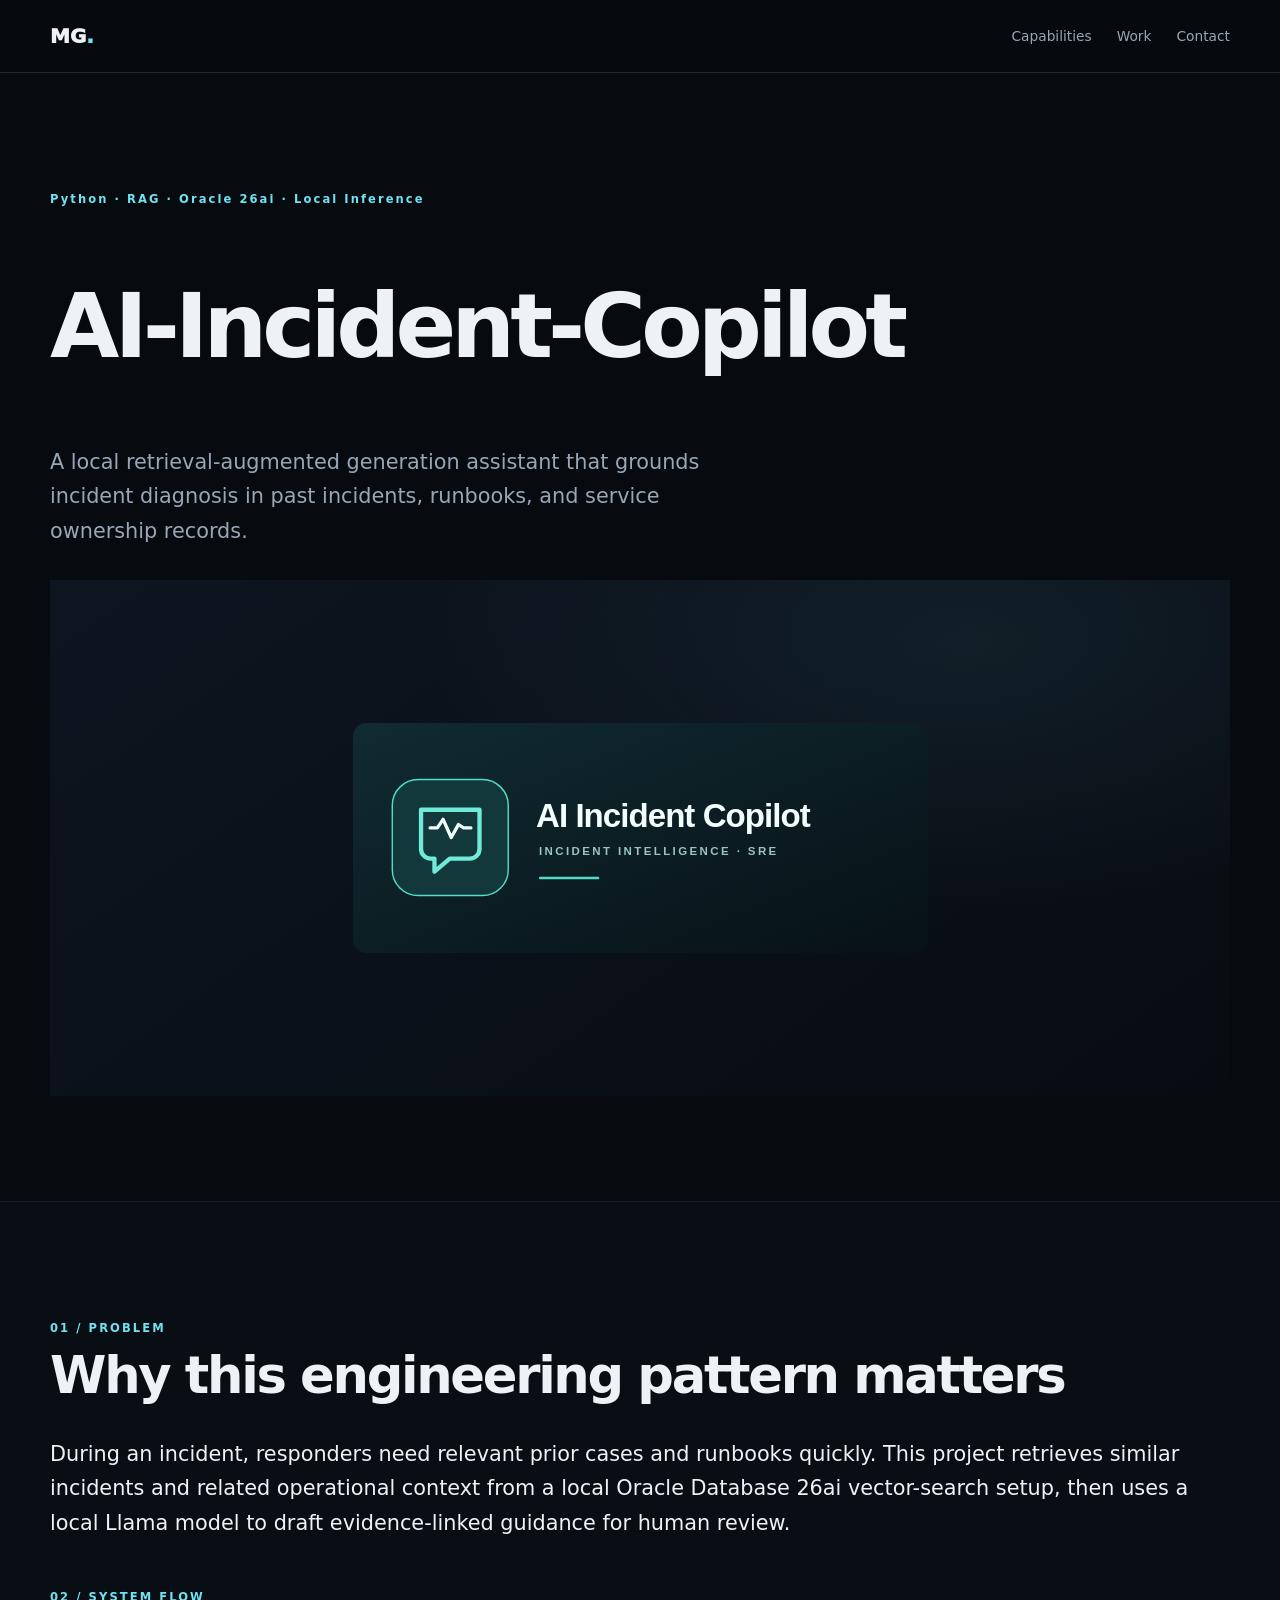
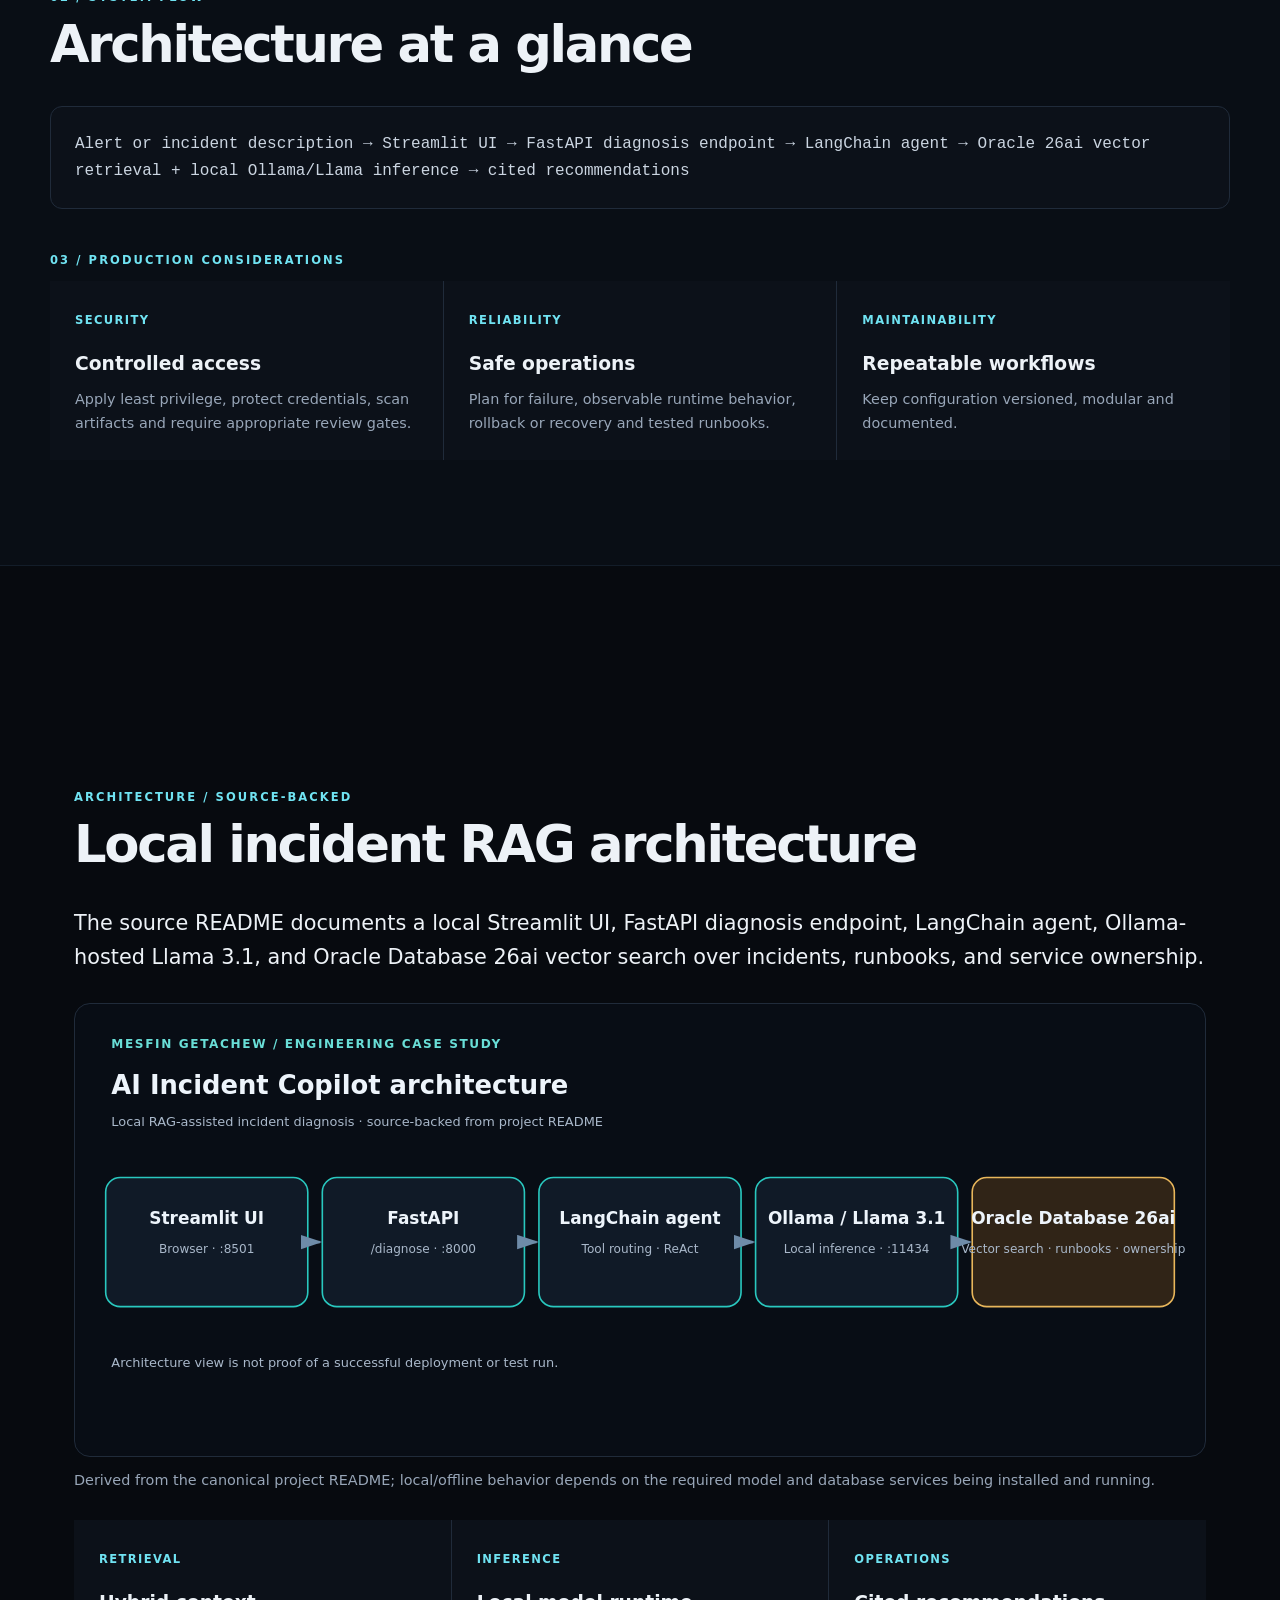
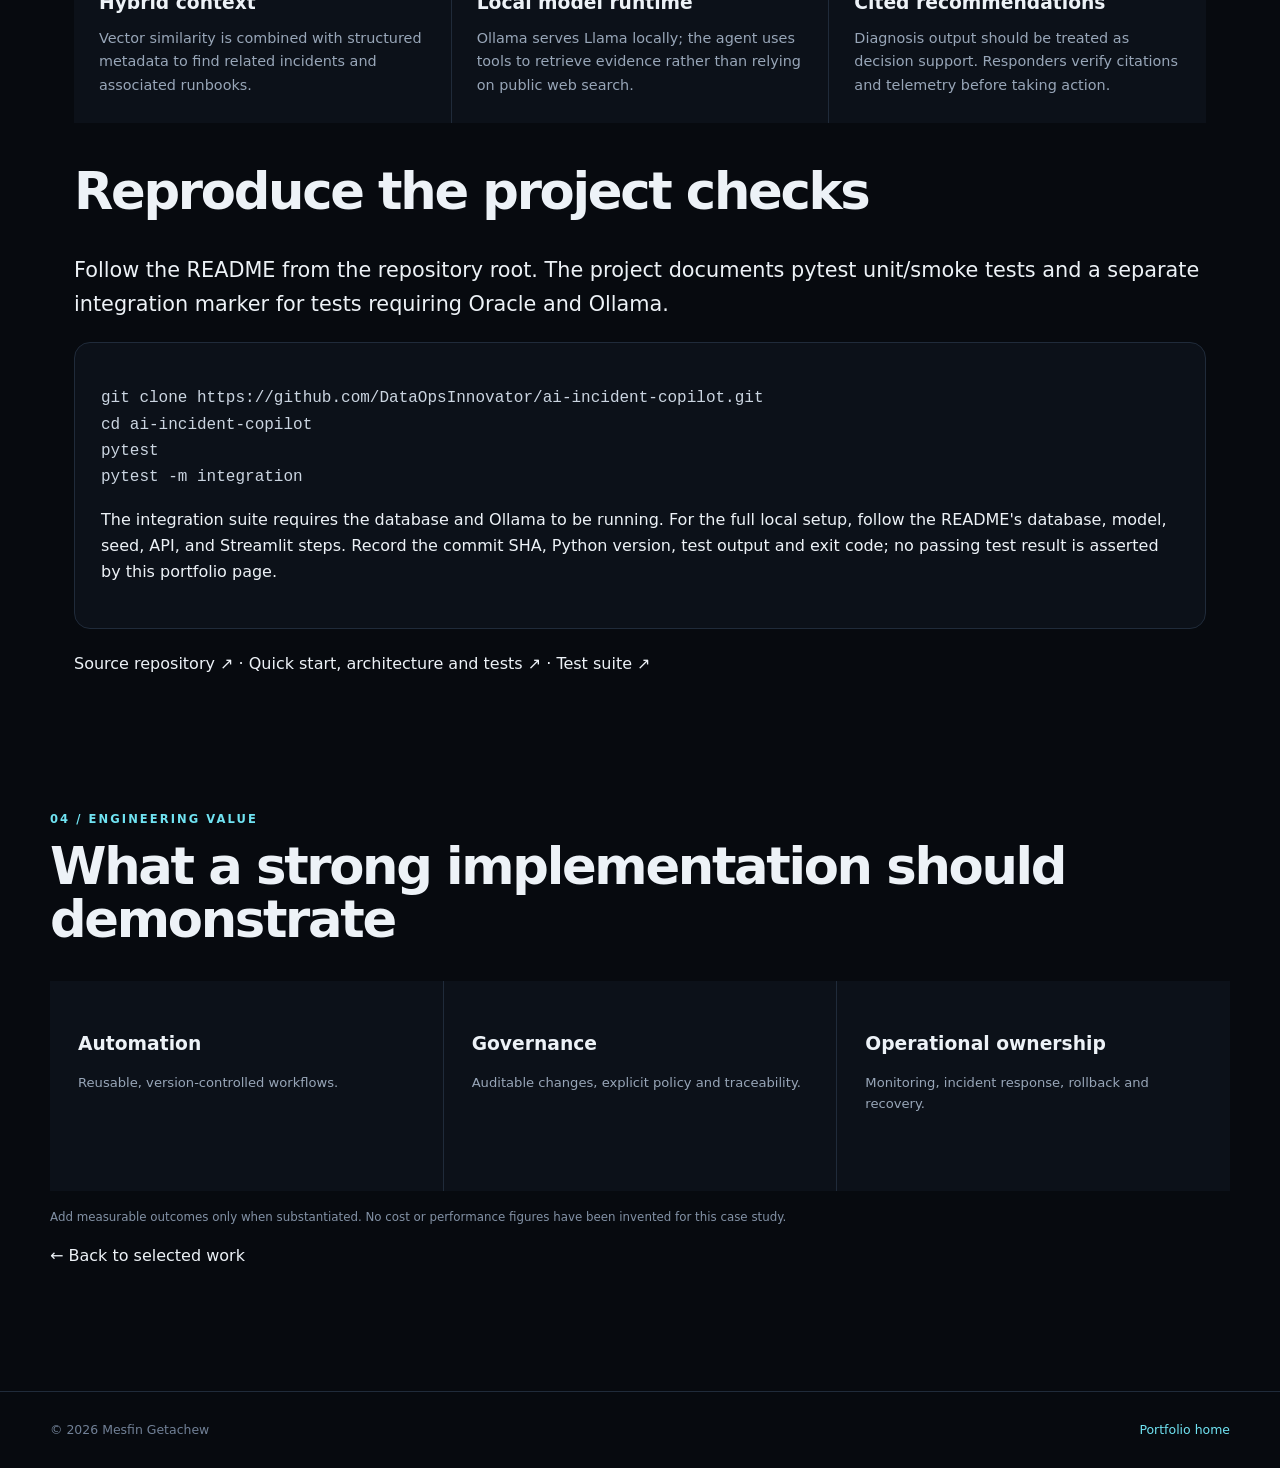
<file: projects/ai-incident-copilot.html>
<!doctype html><html lang="en"><head><meta charset="utf-8"><meta name="viewport" content="width=device-width,initial-scale=1">
<meta name="description" content="AI-Incident-Copilot — Operational assistance for incident investigation and root-cause analysis."><meta property="og:type" content="article"><meta property="og:title" content="AI-Incident-Copilot | Mesfin Getachew"><meta property="og:description" content="Operational assistance for incident investigation and root-cause analysis."><meta name="twitter:card" content="summary">
<title>AI-Incident-Copilot | Mesfin Getachew</title><link rel="icon" href="../assets/images/favicon.svg" type="image/svg+xml"><link rel="stylesheet" href="../assets/css/main.css"></head><body>
<header><div class="shell nav-wrap"><a class="brand" href="../index.html">MG<span>.</span></a><button class="menu" type="button" aria-label="Toggle navigation" aria-expanded="false">☰</button><nav><a href="../index.html#capabilities">Capabilities</a><a href="../index.html#work">Work</a><a href="../index.html#contact">Contact</a></nav></div></header>
<main><section class="section"><div class="shell"><p class="eyebrow">Python · RAG · Oracle 26ai · Local Inference</p><h1 style="font-size:clamp(2.8rem,7vw,5.8rem);line-height:.98;letter-spacing:-.055em">AI-Incident-Copilot</h1><p class="lede">A local retrieval-augmented generation assistant that grounds incident diagnosis in past incidents, runbooks, and service ownership records.</p><div class="work-img project-brand-frame" style="margin-top:32px;aspect-ratio:16/7"><img src="../assets/images/ai-incident-copilot-brand.svg" alt="AI-Incident-Copilot project visual" loading="lazy"></div></div></section>
<section class="section dark"><div class="shell"><p class="eyebrow">01 / PROBLEM</p><h2>Why this engineering pattern matters</h2><p class="lead">During an incident, responders need relevant prior cases and runbooks quickly. This project retrieves similar incidents and related operational context from a local Oracle Database 26ai vector-search setup, then uses a local Llama model to draft evidence-linked guidance for human review.</p><div style="margin-top:48px"><p class="eyebrow">02 / SYSTEM FLOW</p><h2>Architecture at a glance</h2><pre style="white-space:pre-wrap;border:1px solid #202b3a;background:#0c1119;padding:24px;border-radius:12px;color:#cbd5e1;overflow:auto">Alert or incident description → Streamlit UI → FastAPI diagnosis endpoint → LangChain agent → Oracle 26ai vector retrieval + local Ollama/Llama inference → cited recommendations</pre></div>
<div style="margin-top:42px"><p class="eyebrow">03 / PRODUCTION CONSIDERATIONS</p><div class="principles"><article><span>SECURITY</span><h3>Controlled access</h3><p>Apply least privilege, protect credentials, scan artifacts and require appropriate review gates.</p></article><article><span>RELIABILITY</span><h3>Safe operations</h3><p>Plan for failure, observable runtime behavior, rollback or recovery and tested runbooks.</p></article><article><span>MAINTAINABILITY</span><h3>Repeatable workflows</h3><p>Keep configuration versioned, modular and documented.</p></article></div></div></div></section>
<section class="section"><div class="shell"><section class="section"><div class="shell">
<p class="eyebrow">ARCHITECTURE / SOURCE-BACKED</p><h2>Local incident RAG architecture</h2>
<p class="lead">The source README documents a local Streamlit UI, FastAPI diagnosis endpoint, LangChain agent, Ollama-hosted Llama 3.1, and Oracle Database 26ai vector search over incidents, runbooks, and service ownership.</p>
<figure style="margin:28px 0"><img src="../assets/diagrams/ai-incident-copilot-architecture.svg" alt="AI Incident Copilot architecture from Streamlit through FastAPI and LangChain to local Ollama inference and Oracle Database 26ai vector retrieval." style="display:block;width:100%;height:auto;border:1px solid #202b3a;border-radius:16px;background:#080d15"><figcaption style="margin-top:12px;color:#98a6b8;font-size:.9rem">Derived from the canonical project README; local/offline behavior depends on the required model and database services being installed and running.</figcaption></figure>
<div class="principles"><article><span>RETRIEVAL</span><h3>Hybrid context</h3><p>Vector similarity is combined with structured metadata to find related incidents and associated runbooks.</p></article><article><span>INFERENCE</span><h3>Local model runtime</h3><p>Ollama serves Llama locally; the agent uses tools to retrieve evidence rather than relying on public web search.</p></article><article><span>OPERATIONS</span><h3>Cited recommendations</h3><p>Diagnosis output should be treated as decision support. Responders verify citations and telemetry before taking action.</p></article></div>
<h2 style="margin-top:42px">Reproduce the project checks</h2><p class="lead">Follow the README from the repository root. The project documents pytest unit/smoke tests and a separate integration marker for tests requiring Oracle and Ollama.</p>
<div class="careflow-panel"><pre style="white-space:pre-wrap;overflow:auto;color:#cbd5e1">git clone https://github.com/DataOpsInnovator/ai-incident-copilot.git
cd ai-incident-copilot
pytest
pytest -m integration</pre><p>The integration suite requires the database and Ollama to be running. For the full local setup, follow the README's database, model, seed, API, and Streamlit steps. Record the commit SHA, Python version, test output and exit code; no passing test result is asserted by this portfolio page.</p></div>
<p style="margin-top:22px"><a href="https://github.com/DataOpsInnovator/ai-incident-copilot" target="_blank" rel="noopener noreferrer">Source repository ↗</a> · <a href="https://github.com/DataOpsInnovator/ai-incident-copilot/blob/main/README.md" target="_blank" rel="noopener noreferrer">Quick start, architecture and tests ↗</a> · <a href="https://github.com/DataOpsInnovator/ai-incident-copilot/tree/main/apps/ai-incident-copilot/tests" target="_blank" rel="noopener noreferrer">Test suite ↗</a></p>
</div></section>
<p class="eyebrow">04 / ENGINEERING VALUE</p><h2>What a strong implementation should demonstrate</h2><div class="cap-grid"><article><h3>Automation</h3><span>Reusable, version-controlled workflows.</span></article><article><h3>Governance</h3><span>Auditable changes, explicit policy and traceability.</span></article><article><h3>Operational ownership</h3><span>Monitoring, incident response, rollback and recovery.</span></article></div><p class="note">Add measurable outcomes only when substantiated. No cost or performance figures have been invented for this case study.</p><p><a href="../index.html#work">← Back to selected work</a></p></div></section></main>
<footer><div class="shell"><span>© <span id="year">2026</span> Mesfin Getachew</span><a href="../index.html">Portfolio home</a></div></footer><script src="../assets/js/main.js"></script></body></html>
</file>
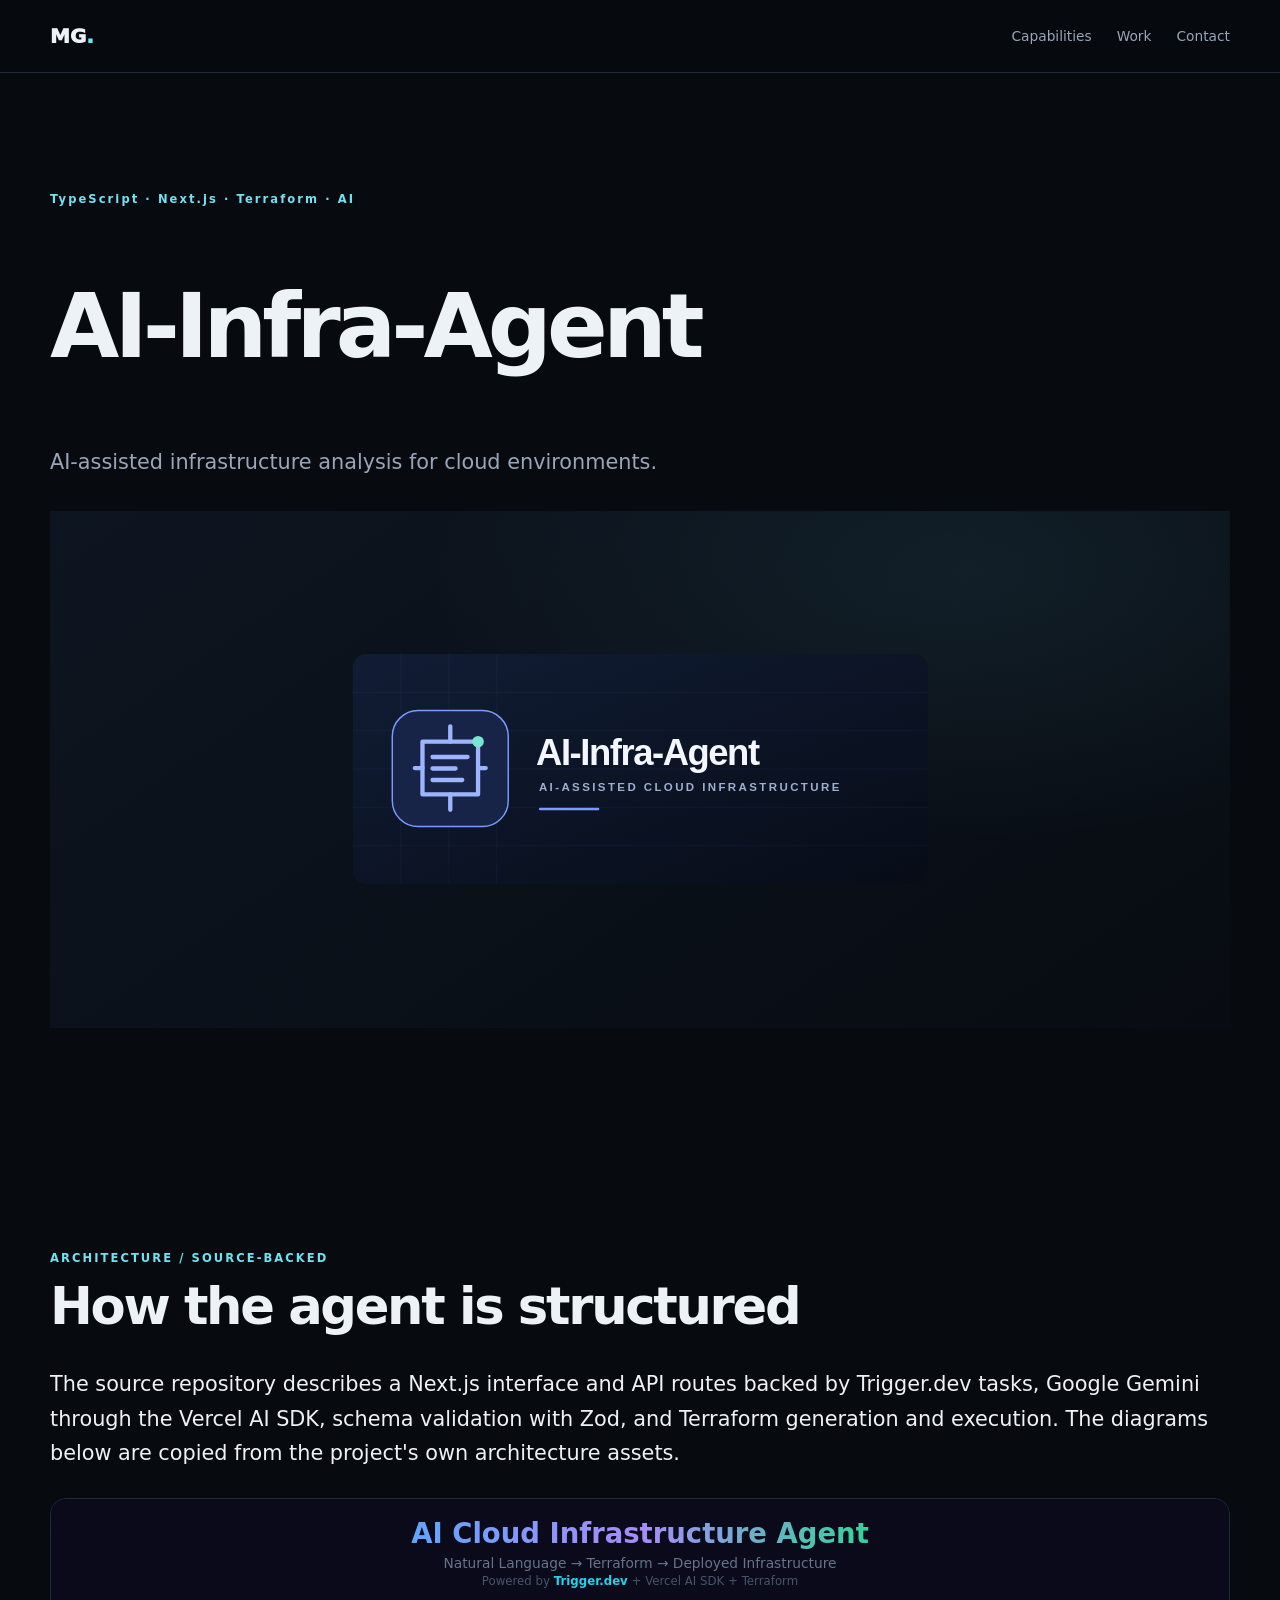
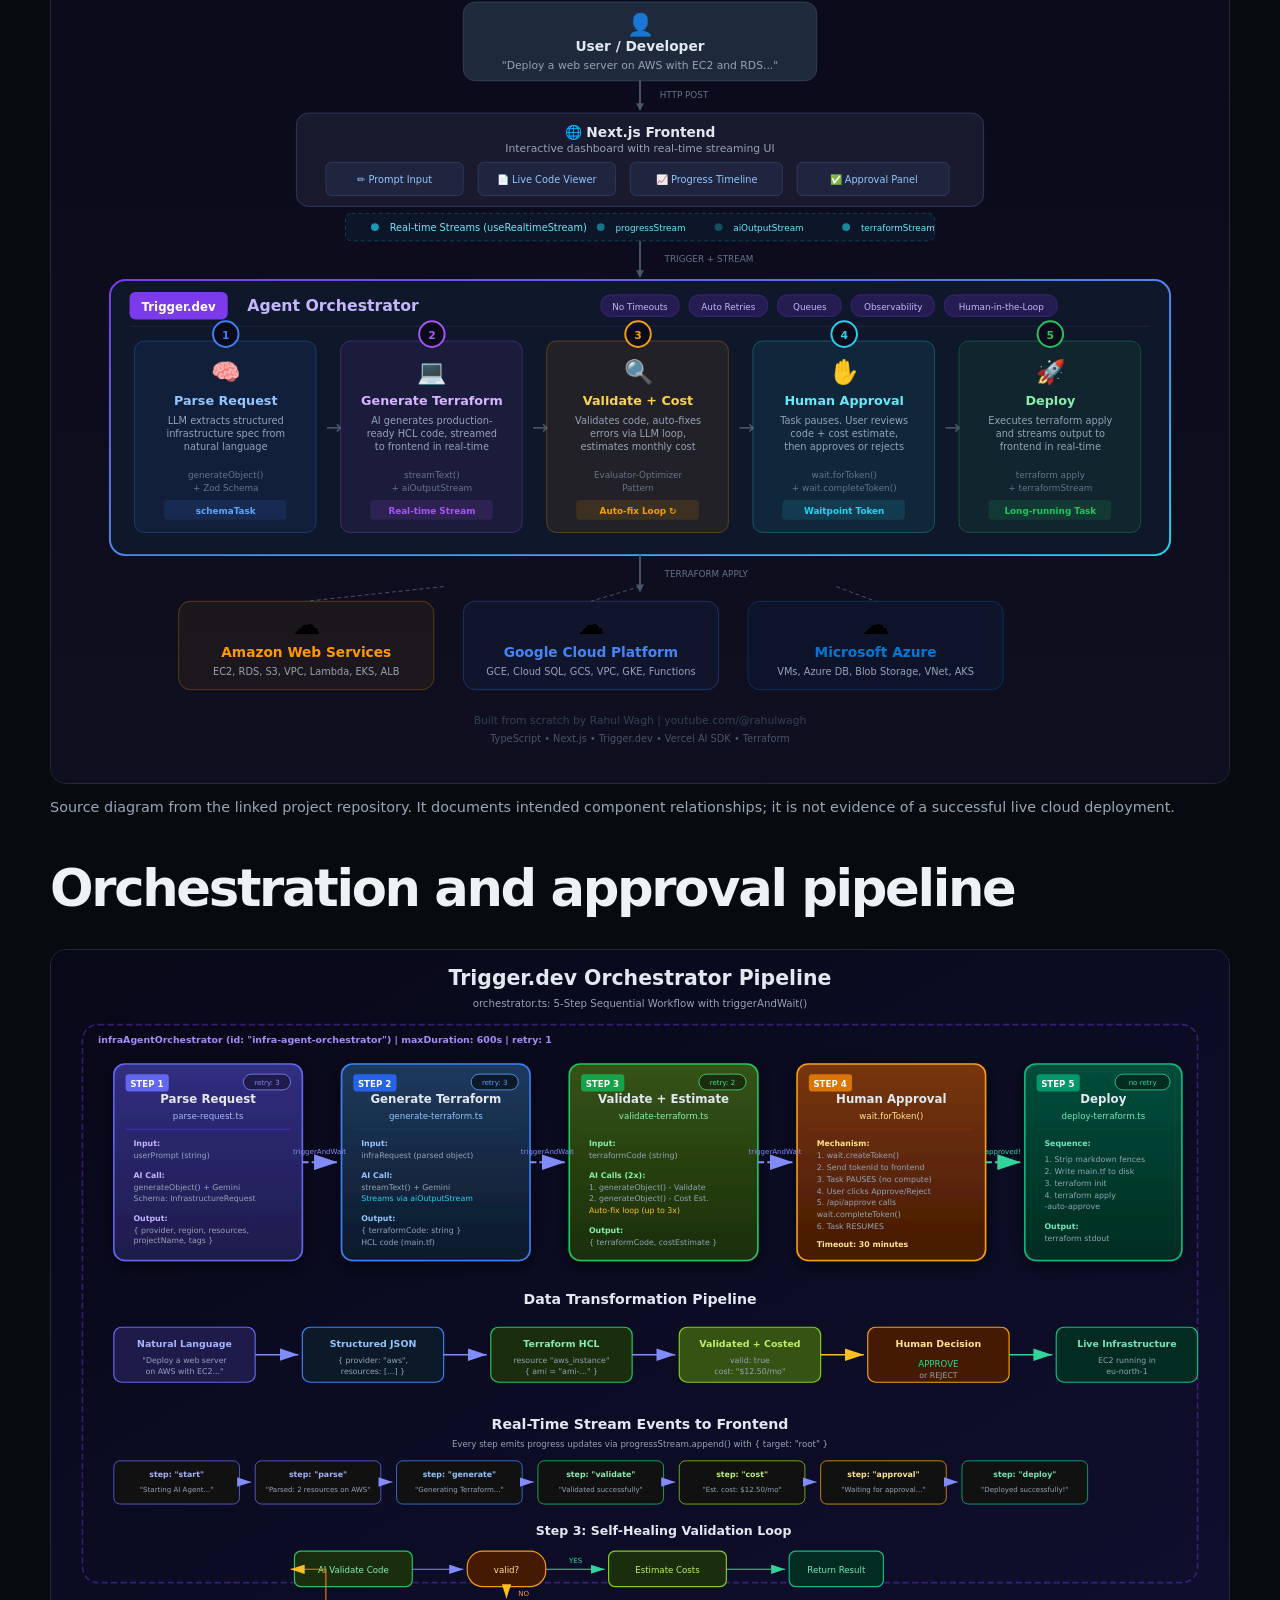
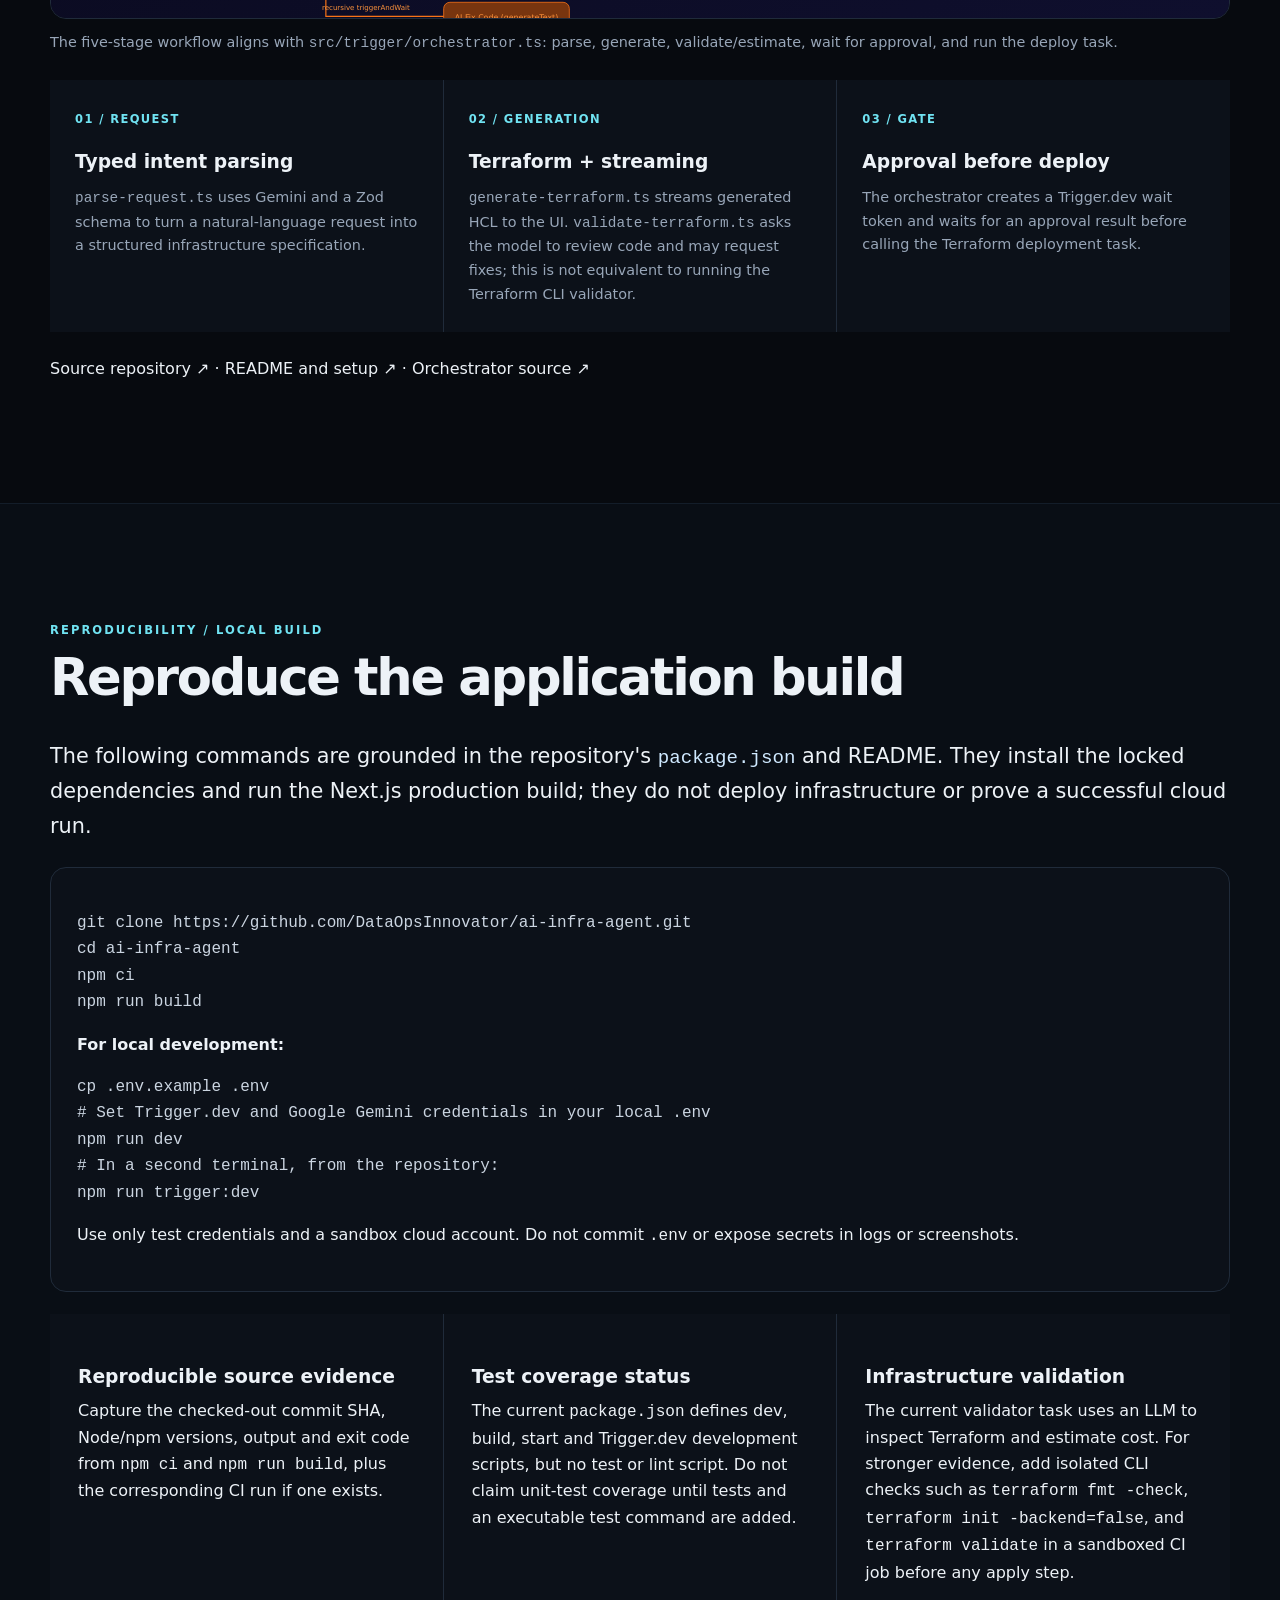
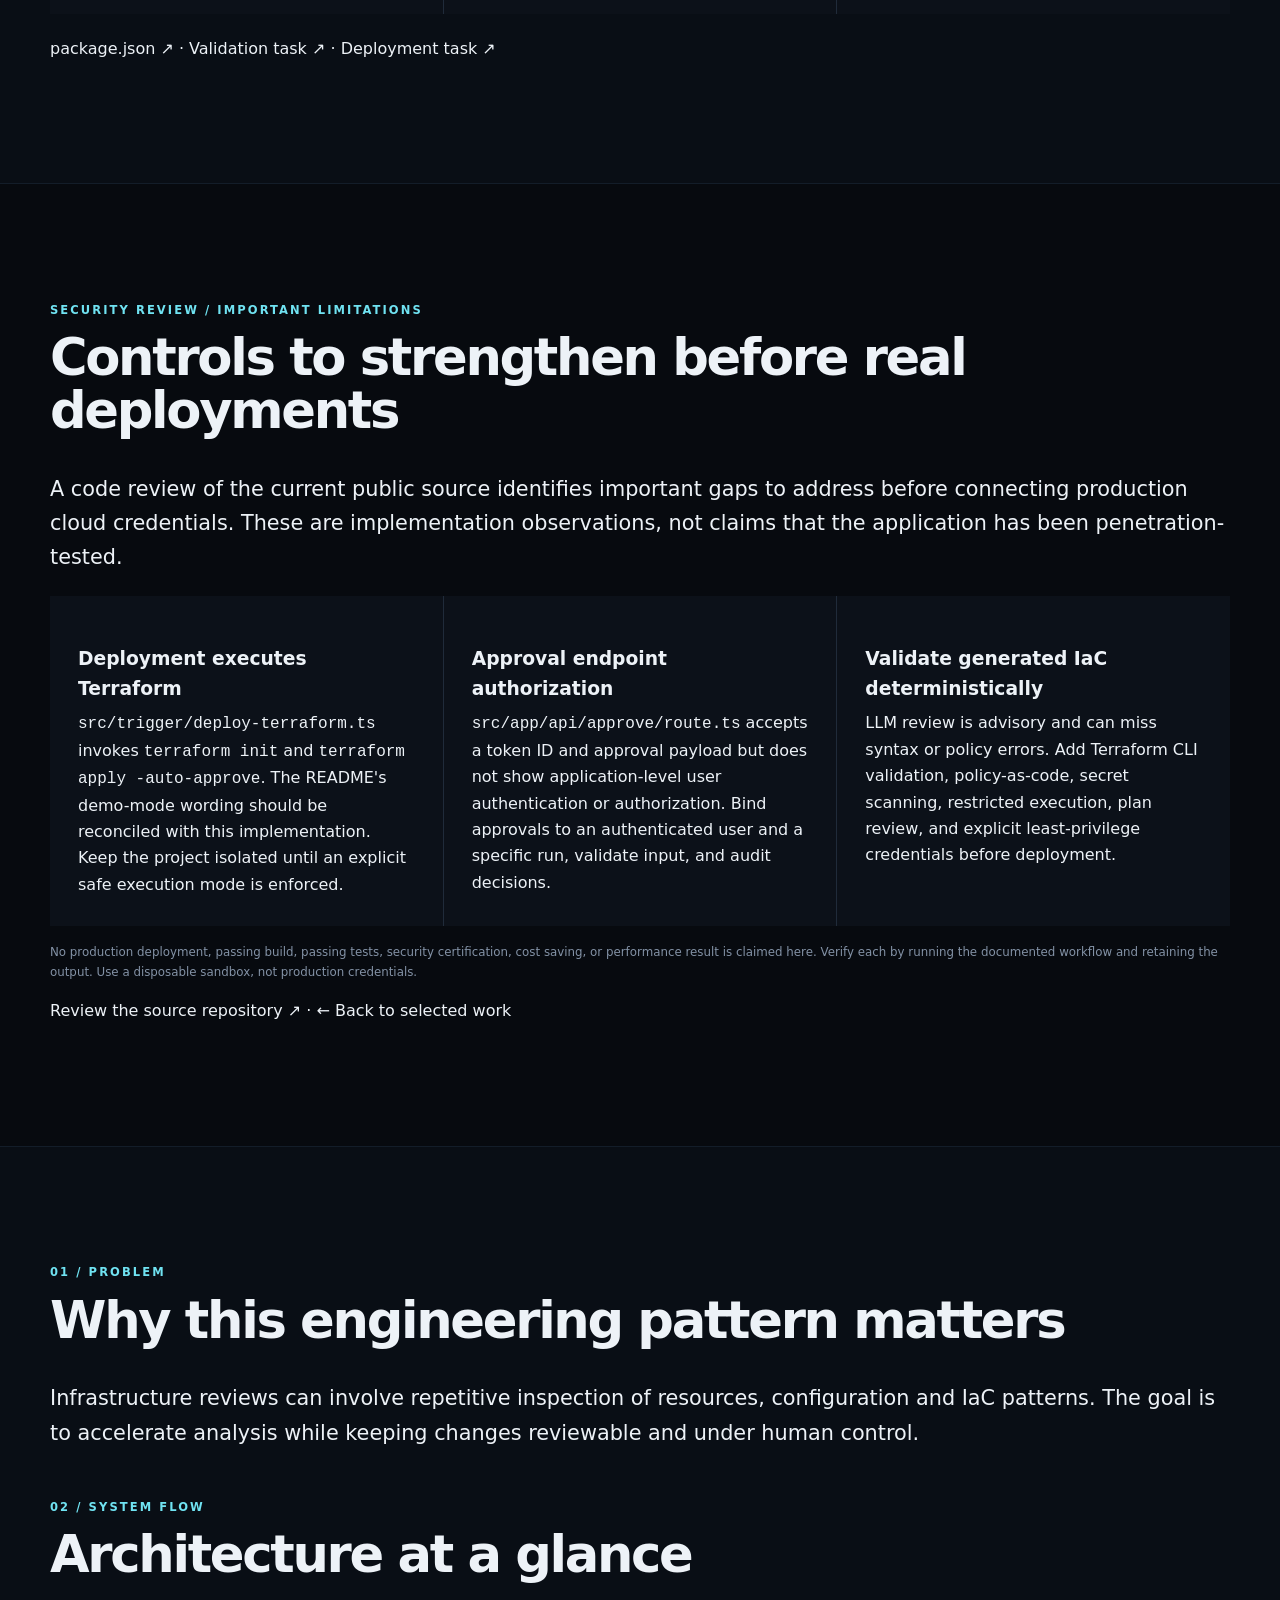
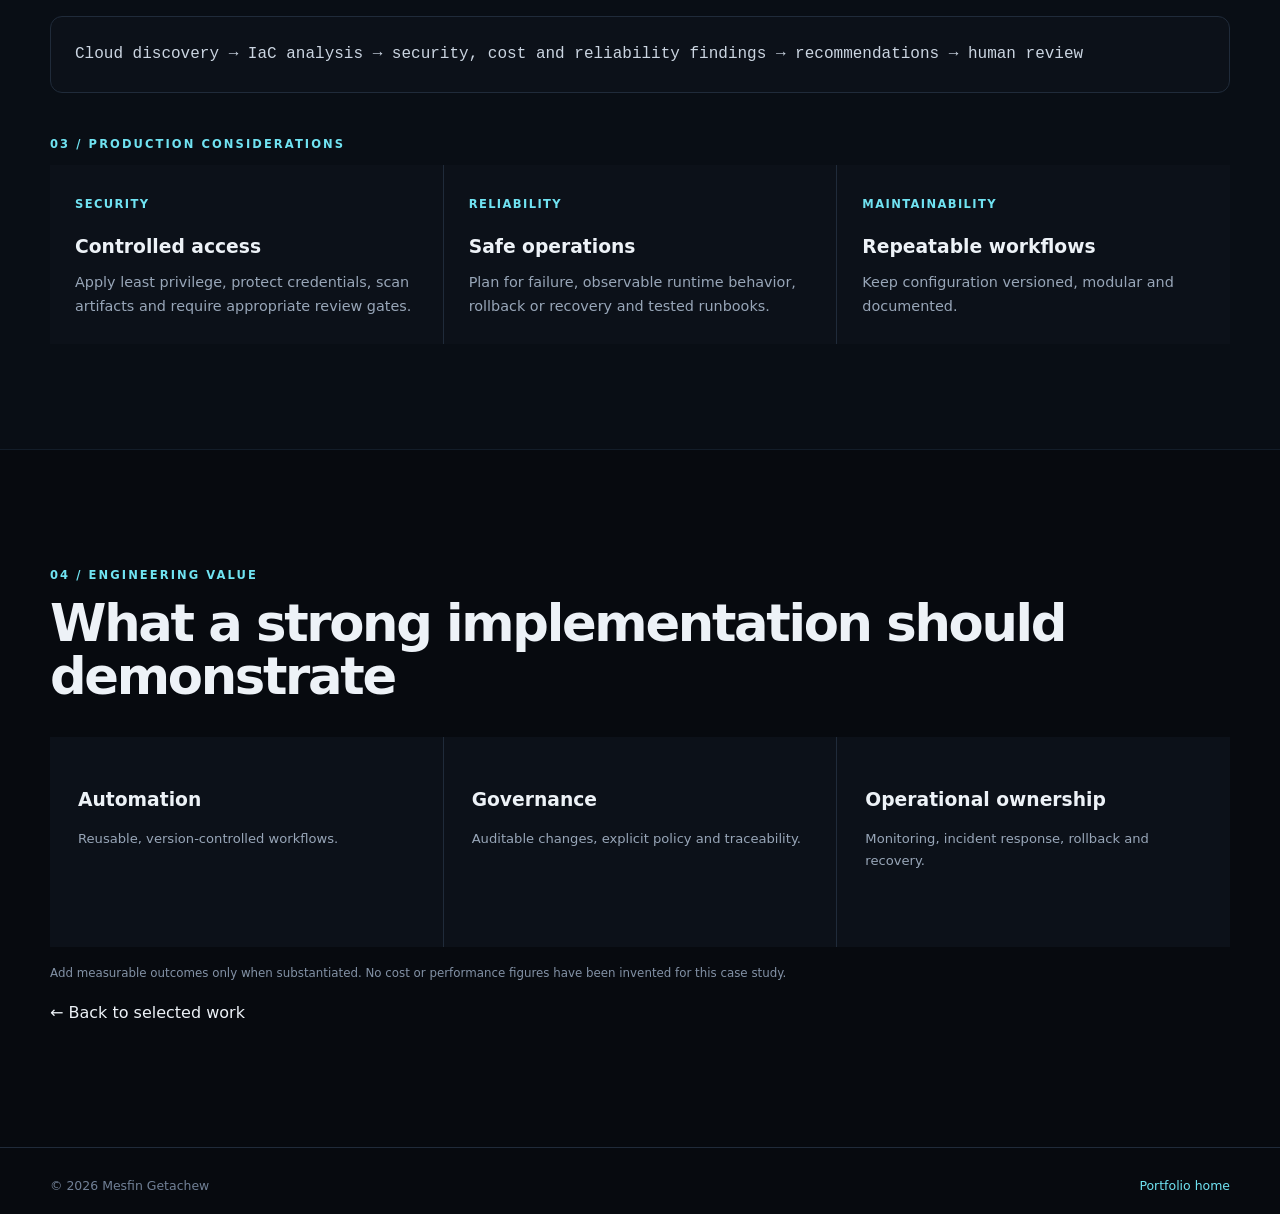
<file: projects/ai-infra-agent.html>
<!doctype html><html lang="en"><head><meta charset="utf-8"><meta name="viewport" content="width=device-width,initial-scale=1">
<meta name="description" content="AI-Infra-Agent — AI-assisted cloud infrastructure workflow: request parsing, Terraform generation, model-assisted validation, cost estimation, approval, and Terraform execution."><meta property="og:type" content="article"><meta property="og:title" content="AI-Infra-Agent | Mesfin Getachew"><meta property="og:description" content="AI-assisted cloud infrastructure workflow using Next.js, Trigger.dev, Gemini, Zod, and Terraform."><meta name="twitter:card" content="summary">
<title>AI-Infra-Agent | Mesfin Getachew</title><link rel="icon" href="../assets/images/favicon.svg" type="image/svg+xml"><link rel="stylesheet" href="../assets/css/main.css"></head><body>
<header><div class="shell nav-wrap"><a class="brand" href="../index.html">MG<span>.</span></a><button class="menu" type="button" aria-label="Toggle navigation" aria-expanded="false">☰</button><nav><a href="../index.html#capabilities">Capabilities</a><a href="../index.html#work">Work</a><a href="../index.html#contact">Contact</a></nav></div></header>
<main><section class="section"><div class="shell"><p class="eyebrow">TypeScript · Next.js · Terraform · AI</p><h1 style="font-size:clamp(2.8rem,7vw,5.8rem);line-height:.98;letter-spacing:-.055em">AI-Infra-Agent</h1><p class="lede">AI-assisted infrastructure analysis for cloud environments.</p><div class="work-img project-brand-frame" style="margin-top:32px;aspect-ratio:16/7"><img src="../assets/images/ai-infra-agent-brand.svg" alt="AI-Infra-Agent project visual" loading="lazy"></div></div></section>

<section class="section"><div class="shell">
<p class="eyebrow">ARCHITECTURE / SOURCE-BACKED</p><h2>How the agent is structured</h2>
<p class="lead">The source repository describes a Next.js interface and API routes backed by Trigger.dev tasks, Google Gemini through the Vercel AI SDK, schema validation with Zod, and Terraform generation and execution. The diagrams below are copied from the project's own architecture assets.</p>
<figure style="margin:28px 0"><img src="../assets/diagrams/ai-infra-agent-review-workflow.svg" alt="AI Cloud Infrastructure Agent source architecture showing user interface, Next.js API, Trigger.dev orchestration, Gemini AI stages, approval, and Terraform deployment." style="display:block;width:100%;height:auto;border:1px solid #202b3a;border-radius:16px;background:#080d15"><figcaption style="margin-top:12px;color:#98a6b8;font-size:.9rem">Source diagram from the linked project repository. It documents intended component relationships; it is not evidence of a successful live cloud deployment.</figcaption></figure>
<h2 style="margin-top:42px">Orchestration and approval pipeline</h2>
<figure style="margin:24px 0"><img src="../assets/diagrams/ai-infra-agent-orchestrator-pipeline.svg" alt="Source pipeline diagram for sequential request parsing, Terraform generation, validation and cost estimation, human approval, and deployment." style="display:block;width:100%;height:auto;border:1px solid #202b3a;border-radius:16px;background:#080d15"><figcaption style="margin-top:12px;color:#98a6b8;font-size:.9rem">The five-stage workflow aligns with <code>src/trigger/orchestrator.ts</code>: parse, generate, validate/estimate, wait for approval, and run the deploy task.</figcaption></figure>
<div class="principles">
<article><span>01 / REQUEST</span><h3>Typed intent parsing</h3><p><code>parse-request.ts</code> uses Gemini and a Zod schema to turn a natural-language request into a structured infrastructure specification.</p></article>
<article><span>02 / GENERATION</span><h3>Terraform + streaming</h3><p><code>generate-terraform.ts</code> streams generated HCL to the UI. <code>validate-terraform.ts</code> asks the model to review code and may request fixes; this is not equivalent to running the Terraform CLI validator.</p></article>
<article><span>03 / GATE</span><h3>Approval before deploy</h3><p>The orchestrator creates a Trigger.dev wait token and waits for an approval result before calling the Terraform deployment task.</p></article>
</div>
<p style="margin-top:24px"><a href="https://github.com/DataOpsInnovator/ai-infra-agent" target="_blank" rel="noopener noreferrer">Source repository ↗</a> · <a href="https://github.com/DataOpsInnovator/ai-infra-agent/blob/main/README.md" target="_blank" rel="noopener noreferrer">README and setup ↗</a> · <a href="https://github.com/DataOpsInnovator/ai-infra-agent/blob/main/src/trigger/orchestrator.ts" target="_blank" rel="noopener noreferrer">Orchestrator source ↗</a></p>
</div></section>
<section class="section dark"><div class="shell">
<p class="eyebrow">REPRODUCIBILITY / LOCAL BUILD</p><h2>Reproduce the application build</h2>
<p class="lead">The following commands are grounded in the repository's <code>package.json</code> and README. They install the locked dependencies and run the Next.js production build; they do not deploy infrastructure or prove a successful cloud run.</p>
<div class="careflow-panel" style="margin-top:24px"><pre style="white-space:pre-wrap;overflow:auto;color:#cbd5e1">git clone https://github.com/DataOpsInnovator/ai-infra-agent.git
cd ai-infra-agent
npm ci
npm run build</pre><p><strong>For local development:</strong></p><pre style="white-space:pre-wrap;overflow:auto;color:#cbd5e1">cp .env.example .env
# Set Trigger.dev and Google Gemini credentials in your local .env
npm run dev
# In a second terminal, from the repository:
npm run trigger:dev</pre><p>Use only test credentials and a sandbox cloud account. Do not commit <code>.env</code> or expose secrets in logs or screenshots.</p></div>
<div class="cap-grid" style="margin-top:22px">
<article><h3>Reproducible source evidence</h3><p>Capture the checked-out commit SHA, Node/npm versions, output and exit code from <code>npm ci</code> and <code>npm run build</code>, plus the corresponding CI run if one exists.</p></article>
<article><h3>Test coverage status</h3><p>The current <code>package.json</code> defines dev, build, start and Trigger.dev development scripts, but no test or lint script. Do not claim unit-test coverage until tests and an executable test command are added.</p></article>
<article><h3>Infrastructure validation</h3><p>The current validator task uses an LLM to inspect Terraform and estimate cost. For stronger evidence, add isolated CLI checks such as <code>terraform fmt -check</code>, <code>terraform init -backend=false</code>, and <code>terraform validate</code> in a sandboxed CI job before any apply step.</p></article>
</div>
<p style="margin-top:22px"><a href="https://github.com/DataOpsInnovator/ai-infra-agent/blob/main/package.json" target="_blank" rel="noopener noreferrer">package.json ↗</a> · <a href="https://github.com/DataOpsInnovator/ai-infra-agent/blob/main/src/trigger/validate-terraform.ts" target="_blank" rel="noopener noreferrer">Validation task ↗</a> · <a href="https://github.com/DataOpsInnovator/ai-infra-agent/blob/main/src/trigger/deploy-terraform.ts" target="_blank" rel="noopener noreferrer">Deployment task ↗</a></p>
</div></section>
<section class="section"><div class="shell">
<p class="eyebrow">SECURITY REVIEW / IMPORTANT LIMITATIONS</p><h2>Controls to strengthen before real deployments</h2>
<p class="lead">A code review of the current public source identifies important gaps to address before connecting production cloud credentials. These are implementation observations, not claims that the application has been penetration-tested.</p>
<div class="cap-grid">
<article><h3>Deployment executes Terraform</h3><p><code>src/trigger/deploy-terraform.ts</code> invokes <code>terraform init</code> and <code>terraform apply -auto-approve</code>. The README's demo-mode wording should be reconciled with this implementation. Keep the project isolated until an explicit safe execution mode is enforced.</p></article>
<article><h3>Approval endpoint authorization</h3><p><code>src/app/api/approve/route.ts</code> accepts a token ID and approval payload but does not show application-level user authentication or authorization. Bind approvals to an authenticated user and a specific run, validate input, and audit decisions.</p></article>
<article><h3>Validate generated IaC deterministically</h3><p>LLM review is advisory and can miss syntax or policy errors. Add Terraform CLI validation, policy-as-code, secret scanning, restricted execution, plan review, and explicit least-privilege credentials before deployment.</p></article>
</div>
<p class="note">No production deployment, passing build, passing tests, security certification, cost saving, or performance result is claimed here. Verify each by running the documented workflow and retaining the output. Use a disposable sandbox, not production credentials.</p>
<p><a href="https://github.com/DataOpsInnovator/ai-infra-agent" target="_blank" rel="noopener noreferrer">Review the source repository ↗</a> · <a href="../index.html#work">← Back to selected work</a></p>
</div></section>
<section class="section dark"><div class="shell"><p class="eyebrow">01 / PROBLEM</p><h2>Why this engineering pattern matters</h2><p class="lead">Infrastructure reviews can involve repetitive inspection of resources, configuration and IaC patterns. The goal is to accelerate analysis while keeping changes reviewable and under human control.</p><div style="margin-top:48px"><p class="eyebrow">02 / SYSTEM FLOW</p><h2>Architecture at a glance</h2><pre style="white-space:pre-wrap;border:1px solid #202b3a;background:#0c1119;padding:24px;border-radius:12px;color:#cbd5e1;overflow:auto">Cloud discovery → IaC analysis → security, cost and reliability findings → recommendations → human review</pre></div>
<div style="margin-top:42px"><p class="eyebrow">03 / PRODUCTION CONSIDERATIONS</p><div class="principles"><article><span>SECURITY</span><h3>Controlled access</h3><p>Apply least privilege, protect credentials, scan artifacts and require appropriate review gates.</p></article><article><span>RELIABILITY</span><h3>Safe operations</h3><p>Plan for failure, observable runtime behavior, rollback or recovery and tested runbooks.</p></article><article><span>MAINTAINABILITY</span><h3>Repeatable workflows</h3><p>Keep configuration versioned, modular and documented.</p></article></div></div></div></section>
<section class="section"><div class="shell"><p class="eyebrow">04 / ENGINEERING VALUE</p><h2>What a strong implementation should demonstrate</h2><div class="cap-grid"><article><h3>Automation</h3><span>Reusable, version-controlled workflows.</span></article><article><h3>Governance</h3><span>Auditable changes, explicit policy and traceability.</span></article><article><h3>Operational ownership</h3><span>Monitoring, incident response, rollback and recovery.</span></article></div><p class="note">Add measurable outcomes only when substantiated. No cost or performance figures have been invented for this case study.</p><p><a href="../index.html#work">← Back to selected work</a></p></div></section></main>
<footer><div class="shell"><span>© <span id="year">2026</span> Mesfin Getachew</span><a href="../index.html">Portfolio home</a></div></footer><script src="../assets/js/main.js"></script></body></html>
</file>
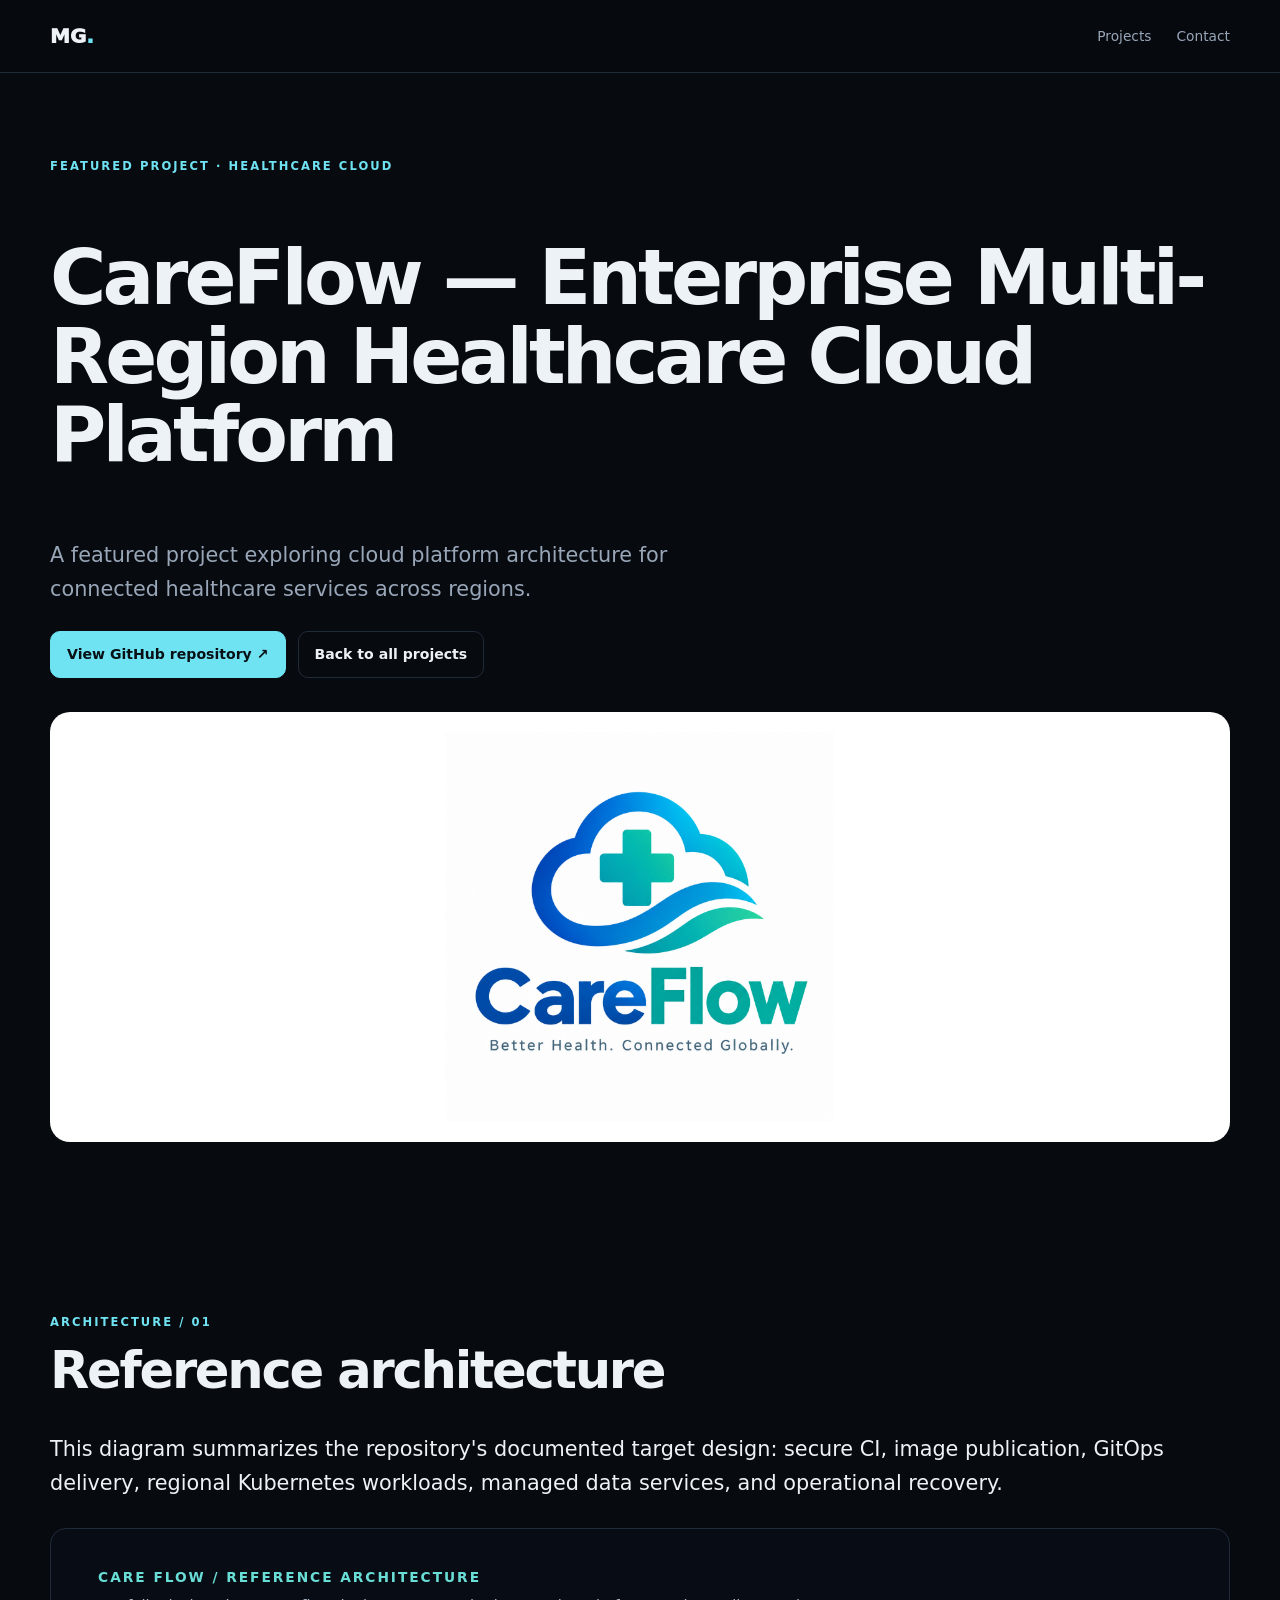
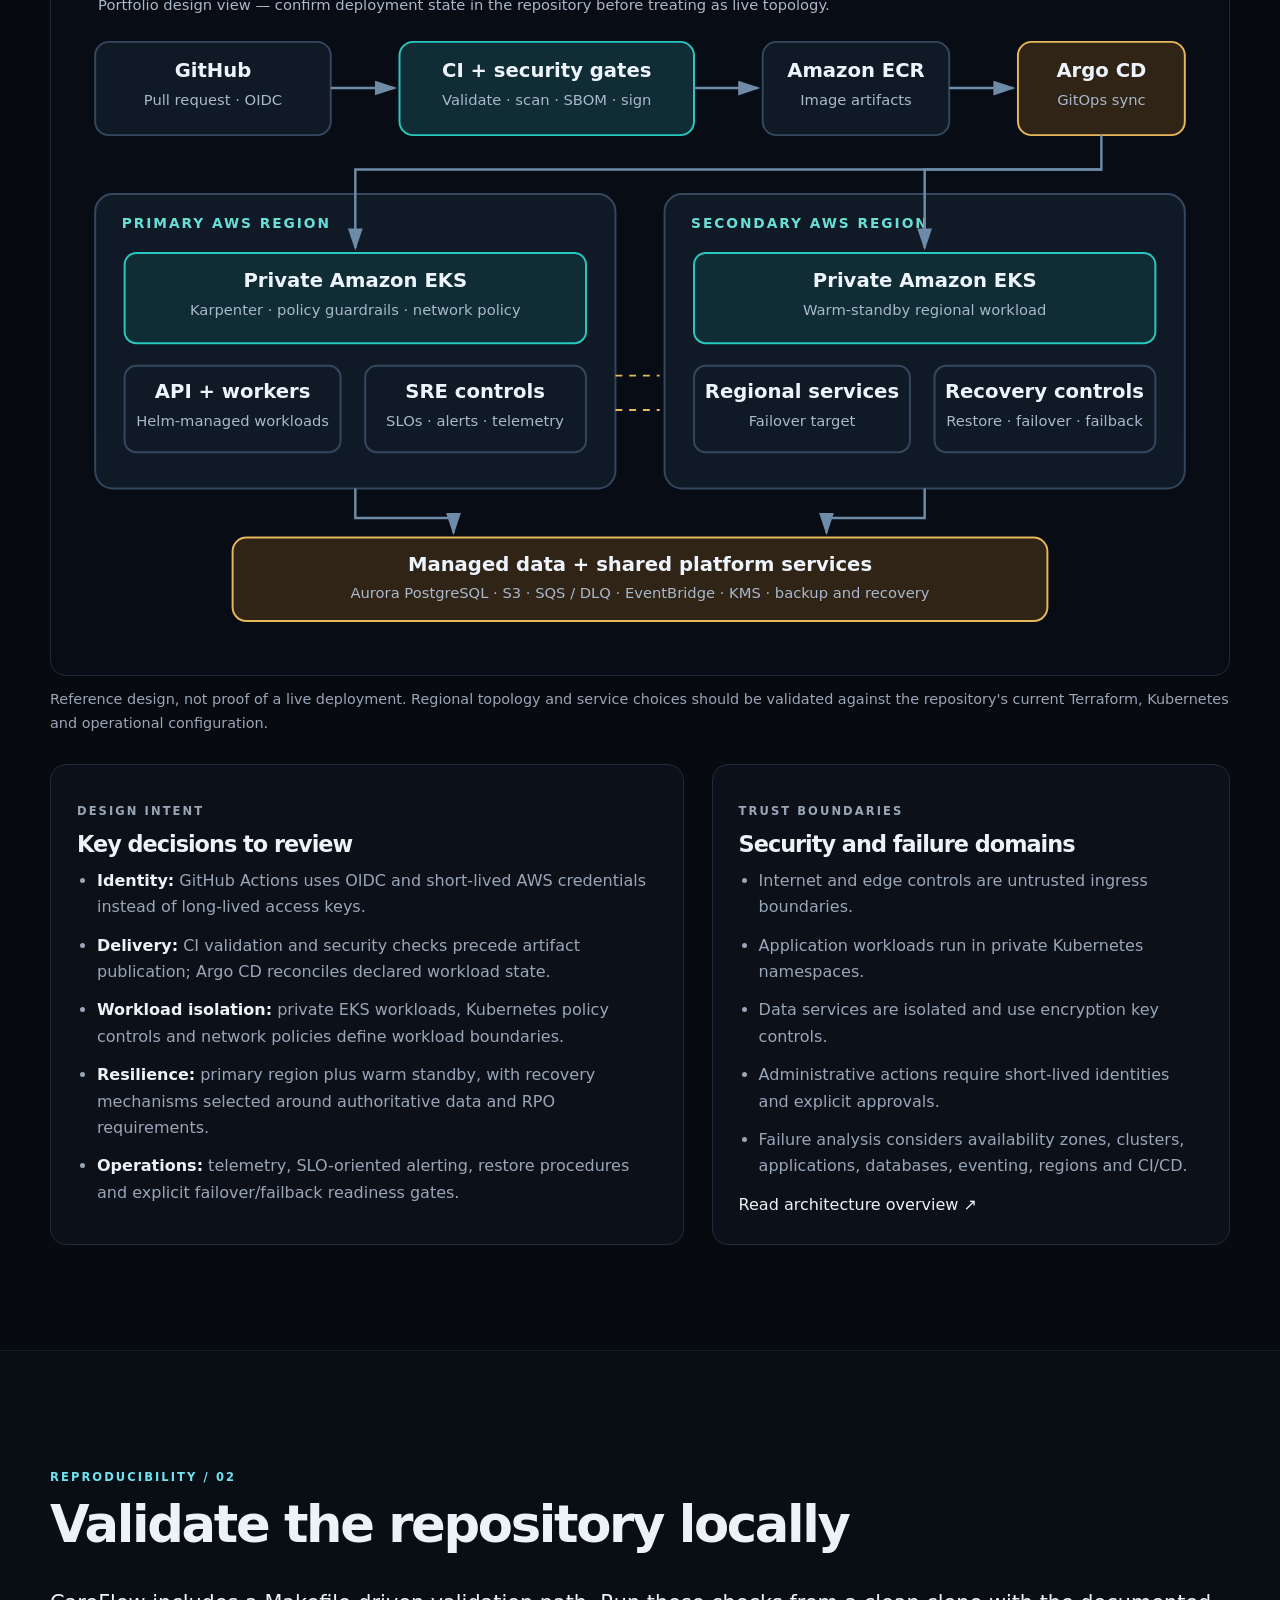
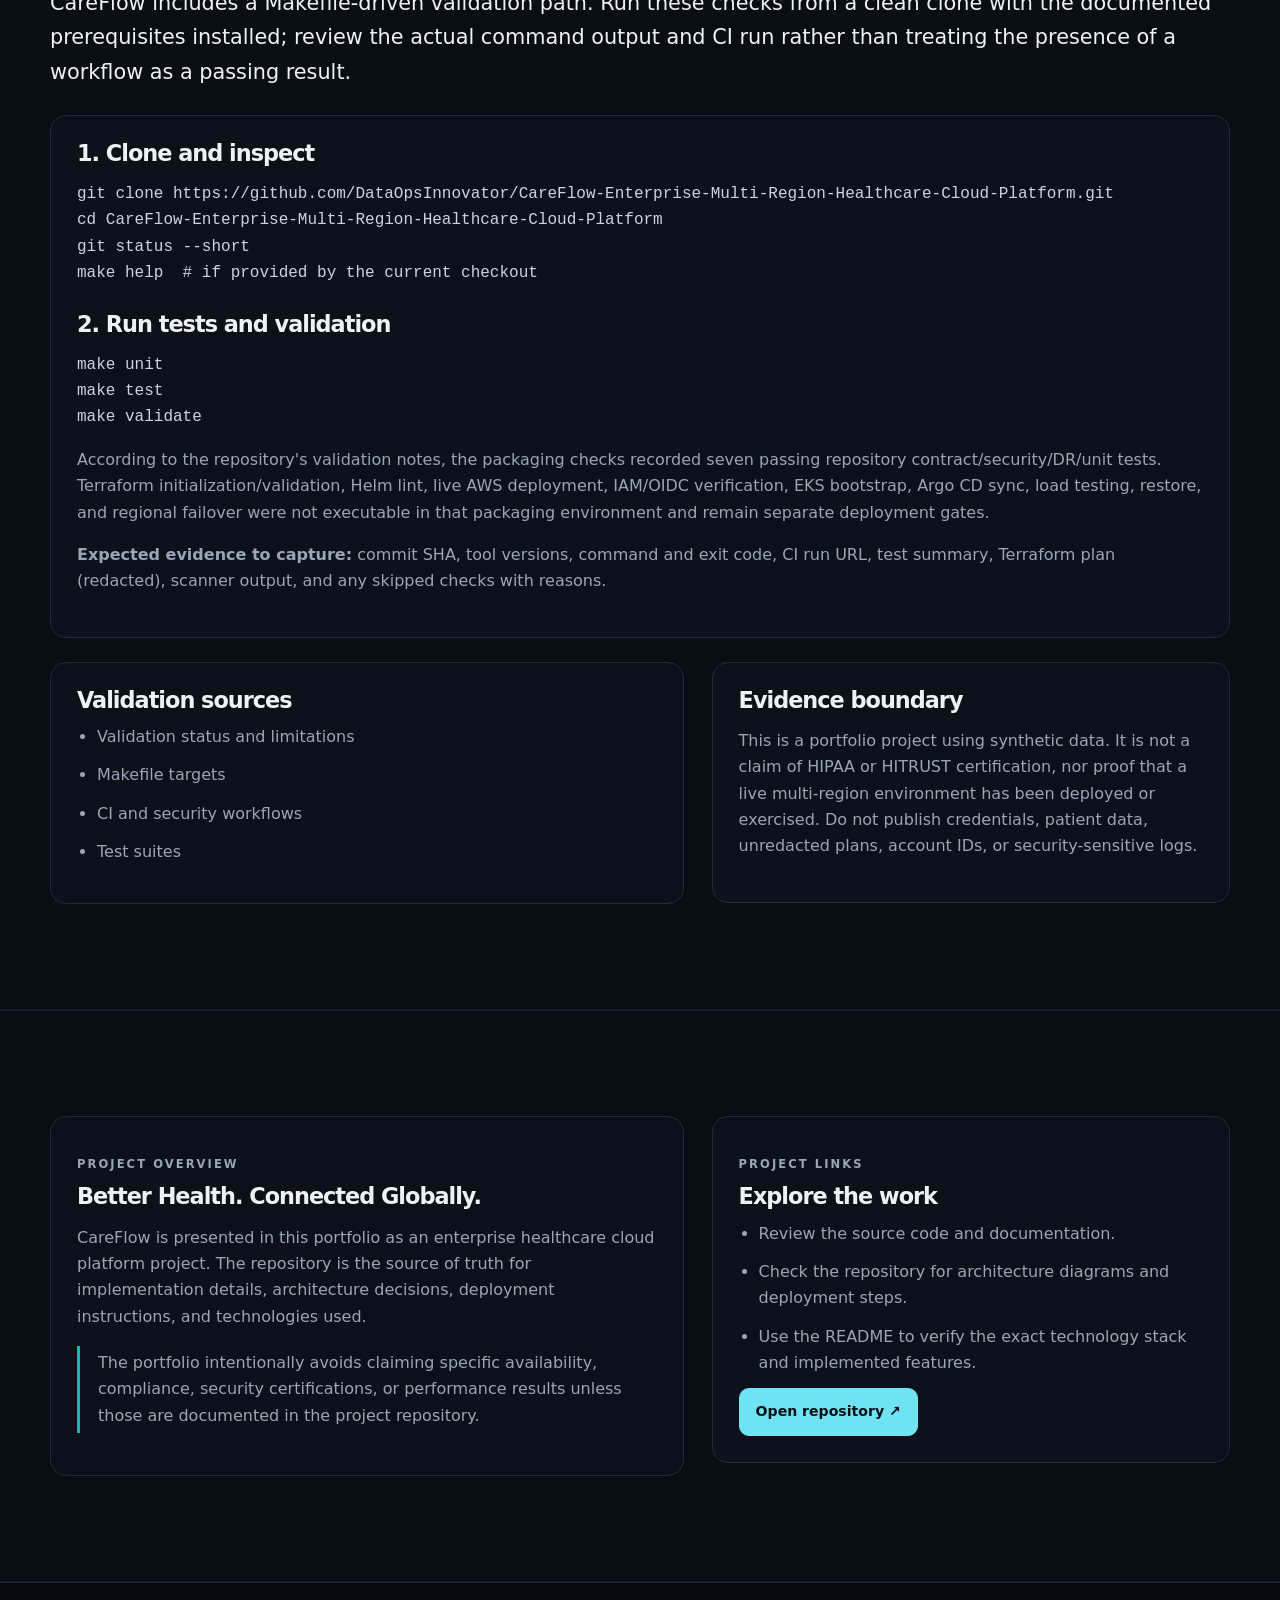
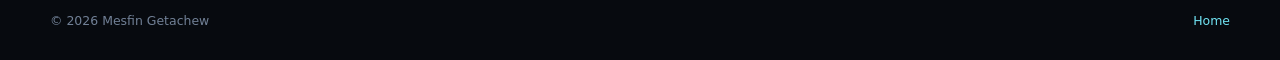
<file: projects/careflow.html>
<!doctype html>
<html lang="en">
<head>
<meta charset="utf-8"><meta name="viewport" content="width=device-width,initial-scale=1">
<meta name="description" content="CareFlow — Enterprise Multi-Region Healthcare Cloud Platform project by Mesfin Getachew.">
<meta property="og:title" content="CareFlow | Mesfin Getachew">
<meta property="og:description" content="Healthcare cloud platform project focused on multi-region architecture.">
<meta property="og:image" content="../assets/images/careflow-logo.png">
<title>CareFlow — Healthcare Cloud Platform | Mesfin Getachew</title>
<link rel="icon" href="../assets/images/favicon.svg" type="image/svg+xml"><link rel="stylesheet" href="../assets/css/main.css">
<style>
.careflow-hero{padding:72px 0 55px}.careflow-logo-panel{background:#fff;border-radius:20px;padding:20px;display:grid;place-items:center;min-height:260px}.careflow-logo-panel img{display:block;width:100%;max-width:640px;max-height:390px;object-fit:contain}.careflow-layout{display:grid;grid-template-columns:1.1fr .9fr;gap:28px;align-items:start}.careflow-panel{border:1px solid #202b3a;border-radius:16px;background:#0c1119;padding:26px}.careflow-panel p,.careflow-panel li{color:#98a6b8}.careflow-actions{display:flex;flex-wrap:wrap;gap:12px;margin-top:24px}.careflow-callout{border-left:3px solid #18b8b0;padding:4px 0 4px 18px;color:#98a6b8}.careflow-panel h2{font-size:1.4rem;margin:0 0 12px}.careflow-panel ul{padding-left:20px}@media(max-width:760px){.careflow-layout{grid-template-columns:1fr}.careflow-hero{padding-top:45px}}
</style>
</head>
<body>
<header><div class="shell nav-wrap"><a class="brand" href="../index.html">MG<span>.</span></a><nav style="display:flex"><a href="../index.html#work">Projects</a><a href="../index.html#contact">Contact</a></nav></div></header>
<main>
<section class="section careflow-hero"><div class="shell">
<p class="eyebrow">FEATURED PROJECT · HEALTHCARE CLOUD</p>
<h1 style="font-size:clamp(2.6rem,6vw,5rem);line-height:1.02;letter-spacing:-.05em">CareFlow — Enterprise Multi-Region Healthcare Cloud Platform</h1>
<p class="lede">A featured project exploring cloud platform architecture for connected healthcare services across regions.</p>
<div class="careflow-actions"><a class="btn primary" href="https://github.com/DataOpsInnovator/CareFlow-Enterprise-Multi-Region-Healthcare-Cloud-Platform" target="_blank" rel="noopener noreferrer">View GitHub repository ↗</a><a class="btn" href="../index.html#work">Back to all projects</a></div>
<div class="careflow-logo-panel" style="margin-top:34px"><img src="../assets/images/careflow-logo.png" alt="CareFlow logo: Better Health. Connected Globally."></div>
</div></section>

<section class="section"><div class="shell">
<p class="eyebrow">ARCHITECTURE / 01</p><h2>Reference architecture</h2>
<p class="lead">This diagram summarizes the repository's documented target design: secure CI, image publication, GitOps delivery, regional Kubernetes workloads, managed data services, and operational recovery.</p>
<figure style="margin:28px 0"><img src="../assets/diagrams/careflow-reference-architecture.svg" alt="CareFlow reference architecture: GitHub and CI security gates publish images to ECR, Argo CD syncs workloads to primary and secondary AWS regions, and data and observability services support recovery." style="display:block;width:100%;height:auto;border:1px solid #202b3a;border-radius:16px;background:#080d15"><figcaption style="margin-top:12px;color:#98a6b8;font-size:.9rem">Reference design, not proof of a live deployment. Regional topology and service choices should be validated against the repository's current Terraform, Kubernetes and operational configuration.</figcaption></figure>
<div class="careflow-layout">
<article class="careflow-panel"><p class="eyebrow">DESIGN INTENT</p><h2>Key decisions to review</h2><ul>
<li><strong>Identity:</strong> GitHub Actions uses OIDC and short-lived AWS credentials instead of long-lived access keys.</li>
<li><strong>Delivery:</strong> CI validation and security checks precede artifact publication; Argo CD reconciles declared workload state.</li>
<li><strong>Workload isolation:</strong> private EKS workloads, Kubernetes policy controls and network policies define workload boundaries.</li>
<li><strong>Resilience:</strong> primary region plus warm standby, with recovery mechanisms selected around authoritative data and RPO requirements.</li>
<li><strong>Operations:</strong> telemetry, SLO-oriented alerting, restore procedures and explicit failover/failback readiness gates.</li>
</ul></article>
<article class="careflow-panel"><p class="eyebrow">TRUST BOUNDARIES</p><h2>Security and failure domains</h2><ul>
<li>Internet and edge controls are untrusted ingress boundaries.</li><li>Application workloads run in private Kubernetes namespaces.</li><li>Data services are isolated and use encryption key controls.</li><li>Administrative actions require short-lived identities and explicit approvals.</li><li>Failure analysis considers availability zones, clusters, applications, databases, eventing, regions and CI/CD.</li>
</ul><a href="https://github.com/DataOpsInnovator/CareFlow-Enterprise-Multi-Region-Healthcare-Cloud-Platform/blob/main/docs/architecture/overview.md" target="_blank" rel="noopener noreferrer">Read architecture overview ↗</a></article>
</div>
</div></section>
<section class="section dark"><div class="shell">
<p class="eyebrow">REPRODUCIBILITY / 02</p><h2>Validate the repository locally</h2>
<p class="lead">CareFlow includes a Makefile-driven validation path. Run these checks from a clean clone with the documented prerequisites installed; review the actual command output and CI run rather than treating the presence of a workflow as a passing result.</p>
<div class="careflow-panel" style="margin-top:26px"><h2>1. Clone and inspect</h2><pre style="white-space:pre-wrap;overflow:auto;color:#cbd5e1">git clone https://github.com/DataOpsInnovator/CareFlow-Enterprise-Multi-Region-Healthcare-Cloud-Platform.git
cd CareFlow-Enterprise-Multi-Region-Healthcare-Cloud-Platform
git status --short
make help  # if provided by the current checkout</pre><h2 style="margin-top:26px">2. Run tests and validation</h2><pre style="white-space:pre-wrap;overflow:auto;color:#cbd5e1">make unit
make test
make validate</pre><p>According to the repository's validation notes, the packaging checks recorded seven passing repository contract/security/DR/unit tests. Terraform initialization/validation, Helm lint, live AWS deployment, IAM/OIDC verification, EKS bootstrap, Argo CD sync, load testing, restore, and regional failover were not executable in that packaging environment and remain separate deployment gates.</p><p><strong>Expected evidence to capture:</strong> commit SHA, tool versions, command and exit code, CI run URL, test summary, Terraform plan (redacted), scanner output, and any skipped checks with reasons.</p></div>
<div class="careflow-layout" style="margin-top:24px">
<article class="careflow-panel"><h2>Validation sources</h2><ul><li><a href="https://github.com/DataOpsInnovator/CareFlow-Enterprise-Multi-Region-Healthcare-Cloud-Platform/blob/main/VALIDATION.md" target="_blank" rel="noopener noreferrer">Validation status and limitations</a></li><li><a href="https://github.com/DataOpsInnovator/CareFlow-Enterprise-Multi-Region-Healthcare-Cloud-Platform/blob/main/Makefile" target="_blank" rel="noopener noreferrer">Makefile targets</a></li><li><a href="https://github.com/DataOpsInnovator/CareFlow-Enterprise-Multi-Region-Healthcare-Cloud-Platform/tree/main/.github/workflows" target="_blank" rel="noopener noreferrer">CI and security workflows</a></li><li><a href="https://github.com/DataOpsInnovator/CareFlow-Enterprise-Multi-Region-Healthcare-Cloud-Platform/tree/main/tests" target="_blank" rel="noopener noreferrer">Test suites</a></li></ul></article>
<article class="careflow-panel"><h2>Evidence boundary</h2><p>This is a portfolio project using synthetic data. It is not a claim of HIPAA or HITRUST certification, nor proof that a live multi-region environment has been deployed or exercised. Do not publish credentials, patient data, unredacted plans, account IDs, or security-sensitive logs.</p></article>
</div>
</div></section>
<section class="section dark"><div class="shell careflow-layout">
<article class="careflow-panel"><p class="eyebrow">PROJECT OVERVIEW</p><h2>Better Health. Connected Globally.</h2><p>CareFlow is presented in this portfolio as an enterprise healthcare cloud platform project. The repository is the source of truth for implementation details, architecture decisions, deployment instructions, and technologies used.</p><p class="careflow-callout">The portfolio intentionally avoids claiming specific availability, compliance, security certifications, or performance results unless those are documented in the project repository.</p></article>
<aside class="careflow-panel"><p class="eyebrow">PROJECT LINKS</p><h2>Explore the work</h2><ul><li>Review the source code and documentation.</li><li>Check the repository for architecture diagrams and deployment steps.</li><li>Use the README to verify the exact technology stack and implemented features.</li></ul><a class="btn primary" href="https://github.com/DataOpsInnovator/CareFlow-Enterprise-Multi-Region-Healthcare-Cloud-Platform" target="_blank" rel="noopener noreferrer">Open repository ↗</a></aside>
</div></section>
</main>
<footer><div class="shell"><span>© <span id="year">2026</span> Mesfin Getachew</span><a href="../index.html">Home</a></div></footer>
<script>document.getElementById('year').textContent=new Date().getFullYear()</script>
</body></html>
</file>
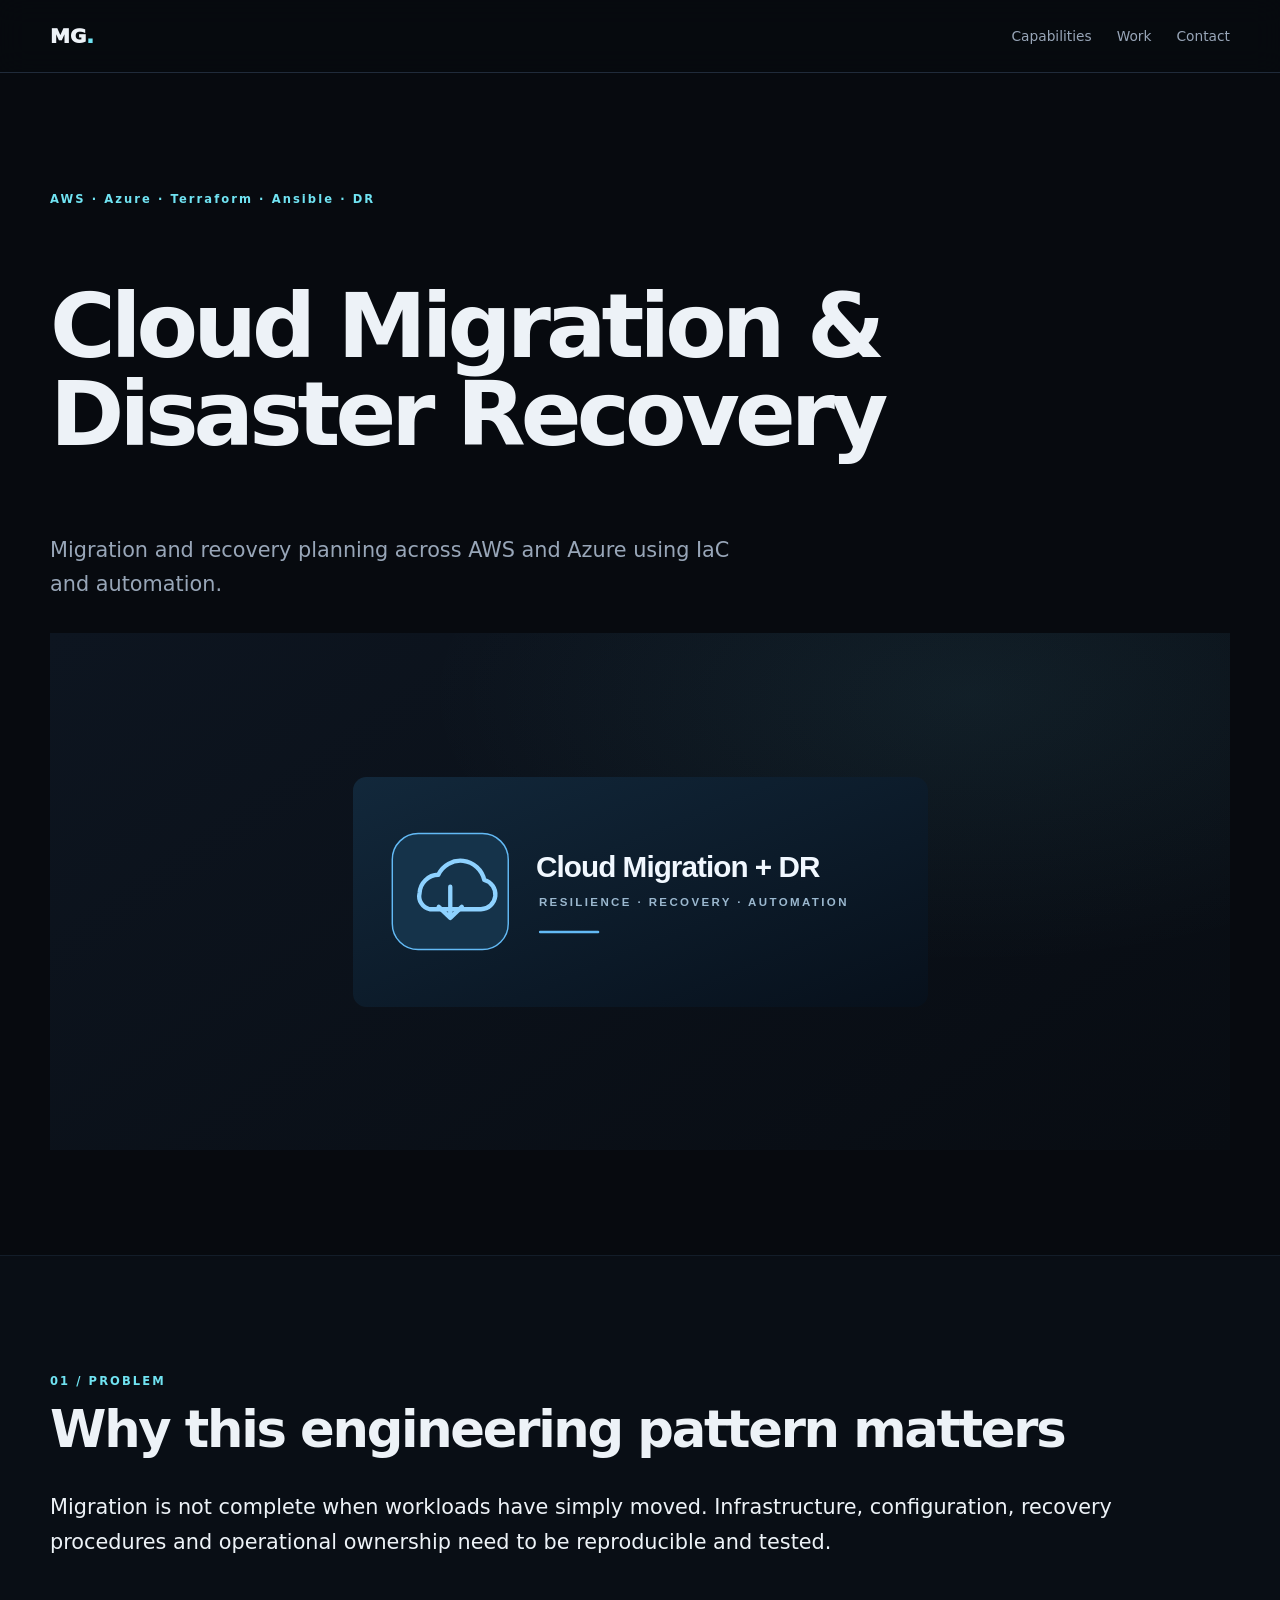
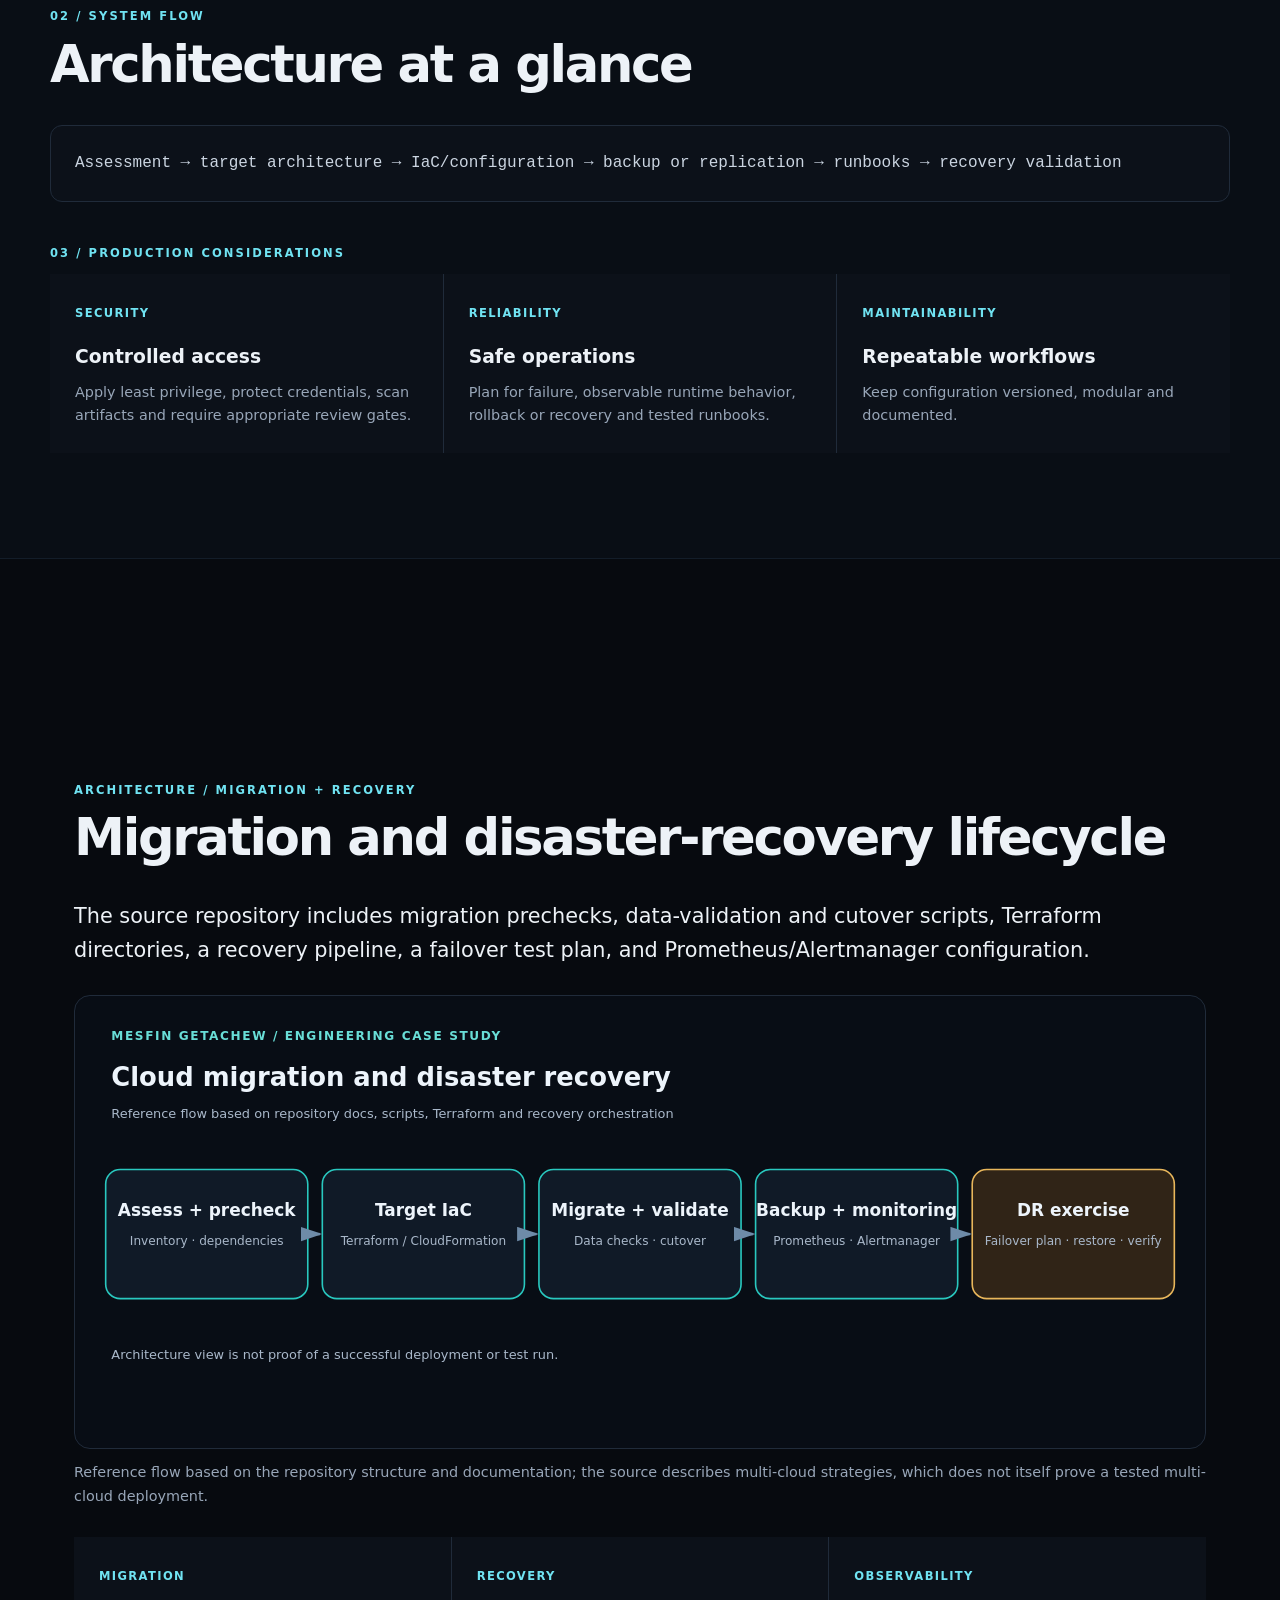
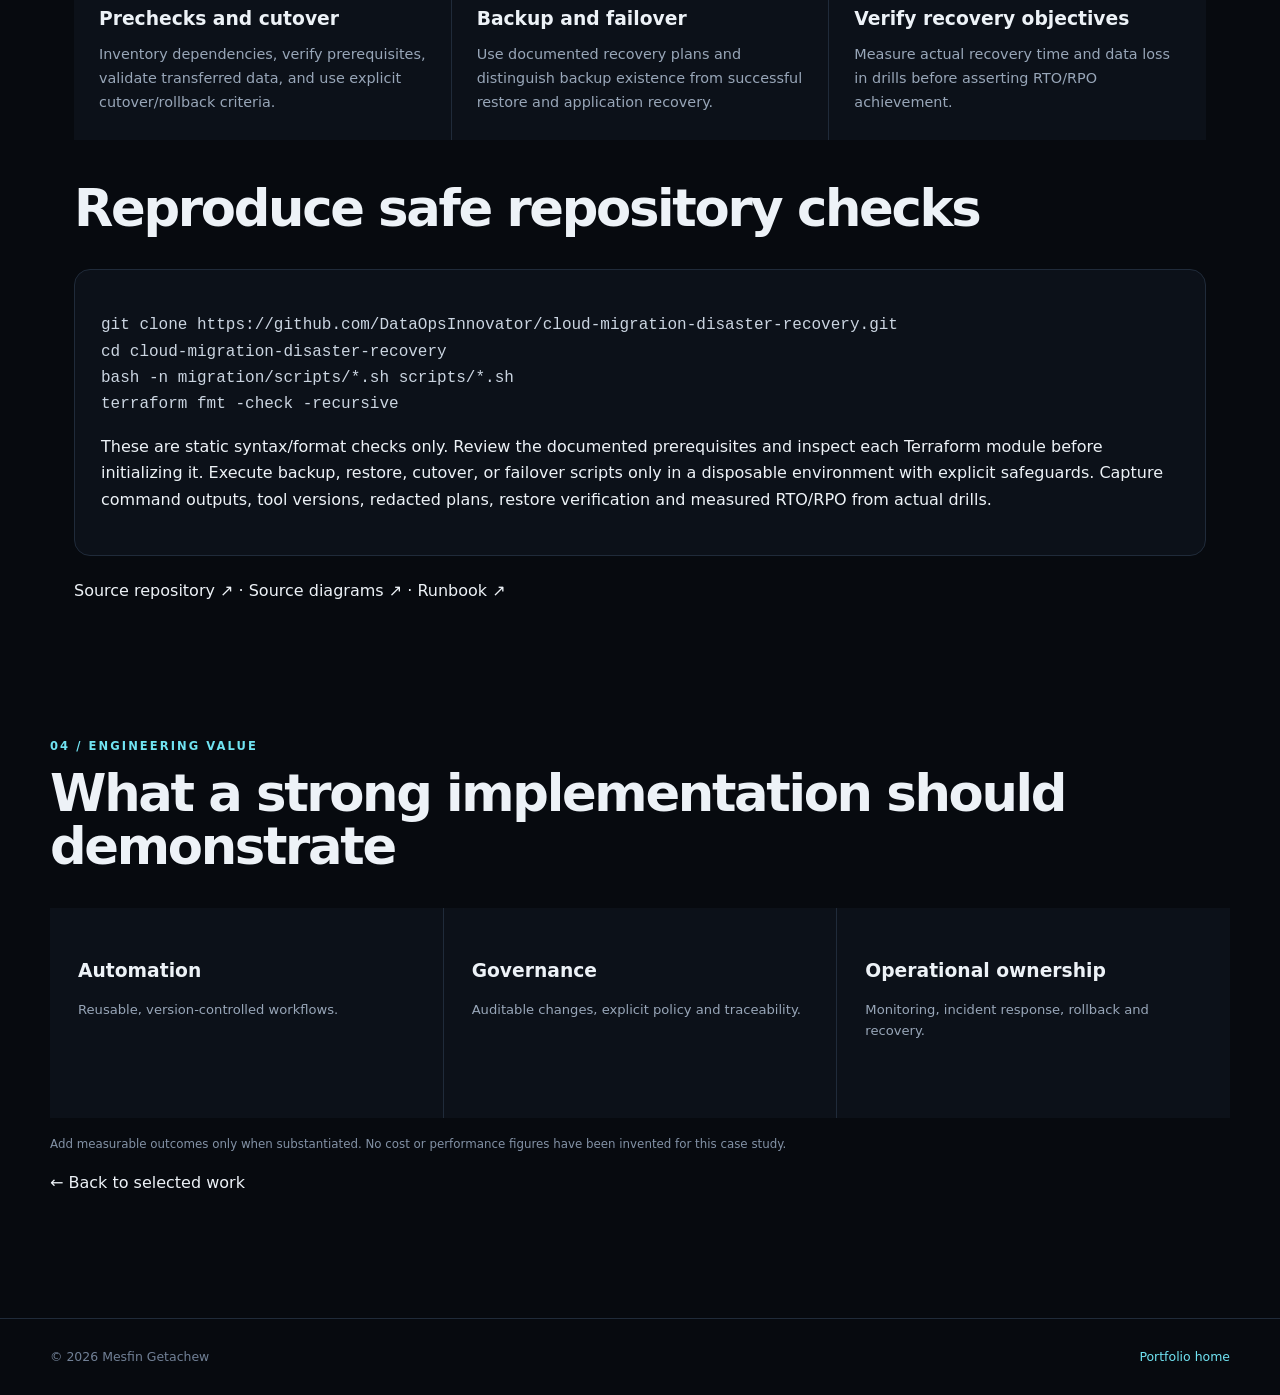
<file: projects/cloud-migration-dr.html>
<!doctype html><html lang="en"><head><meta charset="utf-8"><meta name="viewport" content="width=device-width,initial-scale=1">
<meta name="description" content="Cloud Migration &amp; Disaster Recovery — Migration and recovery planning across AWS and Azure using IaC and automation."><meta property="og:type" content="article"><meta property="og:title" content="Cloud Migration &amp; Disaster Recovery | Mesfin Getachew"><meta property="og:description" content="Migration and recovery planning across AWS and Azure using IaC and automation."><meta name="twitter:card" content="summary">
<title>Cloud Migration &amp; Disaster Recovery | Mesfin Getachew</title><link rel="icon" href="../assets/images/favicon.svg" type="image/svg+xml"><link rel="stylesheet" href="../assets/css/main.css"></head><body>
<header><div class="shell nav-wrap"><a class="brand" href="../index.html">MG<span>.</span></a><button class="menu" type="button" aria-label="Toggle navigation" aria-expanded="false">☰</button><nav><a href="../index.html#capabilities">Capabilities</a><a href="../index.html#work">Work</a><a href="../index.html#contact">Contact</a></nav></div></header>
<main><section class="section"><div class="shell"><p class="eyebrow">AWS · Azure · Terraform · Ansible · DR</p><h1 style="font-size:clamp(2.8rem,7vw,5.8rem);line-height:.98;letter-spacing:-.055em">Cloud Migration &amp; Disaster Recovery</h1><p class="lede">Migration and recovery planning across AWS and Azure using IaC and automation.</p><div class="work-img project-brand-frame" style="margin-top:32px;aspect-ratio:16/7"><img src="../assets/images/cloud-migration-dr-brand.svg" alt="Cloud Migration &amp; Disaster Recovery project visual" loading="lazy"></div></div></section>
<section class="section dark"><div class="shell"><p class="eyebrow">01 / PROBLEM</p><h2>Why this engineering pattern matters</h2><p class="lead">Migration is not complete when workloads have simply moved. Infrastructure, configuration, recovery procedures and operational ownership need to be reproducible and tested.</p><div style="margin-top:48px"><p class="eyebrow">02 / SYSTEM FLOW</p><h2>Architecture at a glance</h2><pre style="white-space:pre-wrap;border:1px solid #202b3a;background:#0c1119;padding:24px;border-radius:12px;color:#cbd5e1;overflow:auto">Assessment → target architecture → IaC/configuration → backup or replication → runbooks → recovery validation</pre></div>
<div style="margin-top:42px"><p class="eyebrow">03 / PRODUCTION CONSIDERATIONS</p><div class="principles"><article><span>SECURITY</span><h3>Controlled access</h3><p>Apply least privilege, protect credentials, scan artifacts and require appropriate review gates.</p></article><article><span>RELIABILITY</span><h3>Safe operations</h3><p>Plan for failure, observable runtime behavior, rollback or recovery and tested runbooks.</p></article><article><span>MAINTAINABILITY</span><h3>Repeatable workflows</h3><p>Keep configuration versioned, modular and documented.</p></article></div></div></div></section>
<section class="section"><div class="shell"><section class="section"><div class="shell">
<p class="eyebrow">ARCHITECTURE / MIGRATION + RECOVERY</p><h2>Migration and disaster-recovery lifecycle</h2><p class="lead">The source repository includes migration prechecks, data-validation and cutover scripts, Terraform directories, a recovery pipeline, a failover test plan, and Prometheus/Alertmanager configuration.</p>
<figure style="margin:28px 0"><img src="../assets/diagrams/cloud-migration-dr-architecture.svg" alt="Cloud migration and disaster recovery lifecycle from assessment and infrastructure as code through migration validation, backup monitoring, and failover or restore exercises." style="display:block;width:100%;height:auto;border:1px solid #202b3a;border-radius:16px;background:#080d15"><figcaption style="margin-top:12px;color:#98a6b8;font-size:.9rem">Reference flow based on the repository structure and documentation; the source describes multi-cloud strategies, which does not itself prove a tested multi-cloud deployment.</figcaption></figure>
<div class="principles"><article><span>MIGRATION</span><h3>Prechecks and cutover</h3><p>Inventory dependencies, verify prerequisites, validate transferred data, and use explicit cutover/rollback criteria.</p></article><article><span>RECOVERY</span><h3>Backup and failover</h3><p>Use documented recovery plans and distinguish backup existence from successful restore and application recovery.</p></article><article><span>OBSERVABILITY</span><h3>Verify recovery objectives</h3><p>Measure actual recovery time and data loss in drills before asserting RTO/RPO achievement.</p></article></div>
<h2 style="margin-top:42px">Reproduce safe repository checks</h2><div class="careflow-panel"><pre style="white-space:pre-wrap;overflow:auto;color:#cbd5e1">git clone https://github.com/DataOpsInnovator/cloud-migration-disaster-recovery.git
cd cloud-migration-disaster-recovery
bash -n migration/scripts/*.sh scripts/*.sh
terraform fmt -check -recursive</pre><p>These are static syntax/format checks only. Review the documented prerequisites and inspect each Terraform module before initializing it. Execute backup, restore, cutover, or failover scripts only in a disposable environment with explicit safeguards. Capture command outputs, tool versions, redacted plans, restore verification and measured RTO/RPO from actual drills.</p></div>
<p style="margin-top:22px"><a href="https://github.com/DataOpsInnovator/cloud-migration-disaster-recovery" target="_blank" rel="noopener noreferrer">Source repository ↗</a> · <a href="https://github.com/DataOpsInnovator/cloud-migration-disaster-recovery/tree/master/diagrams" target="_blank" rel="noopener noreferrer">Source diagrams ↗</a> · <a href="https://github.com/DataOpsInnovator/cloud-migration-disaster-recovery/blob/master/docs/runbook.md" target="_blank" rel="noopener noreferrer">Runbook ↗</a></p>
</div></section>
<p class="eyebrow">04 / ENGINEERING VALUE</p><h2>What a strong implementation should demonstrate</h2><div class="cap-grid"><article><h3>Automation</h3><span>Reusable, version-controlled workflows.</span></article><article><h3>Governance</h3><span>Auditable changes, explicit policy and traceability.</span></article><article><h3>Operational ownership</h3><span>Monitoring, incident response, rollback and recovery.</span></article></div><p class="note">Add measurable outcomes only when substantiated. No cost or performance figures have been invented for this case study.</p><p><a href="../index.html#work">← Back to selected work</a></p></div></section></main>
<footer><div class="shell"><span>© <span id="year">2026</span> Mesfin Getachew</span><a href="../index.html">Portfolio home</a></div></footer><script src="../assets/js/main.js"></script></body></html>
</file>
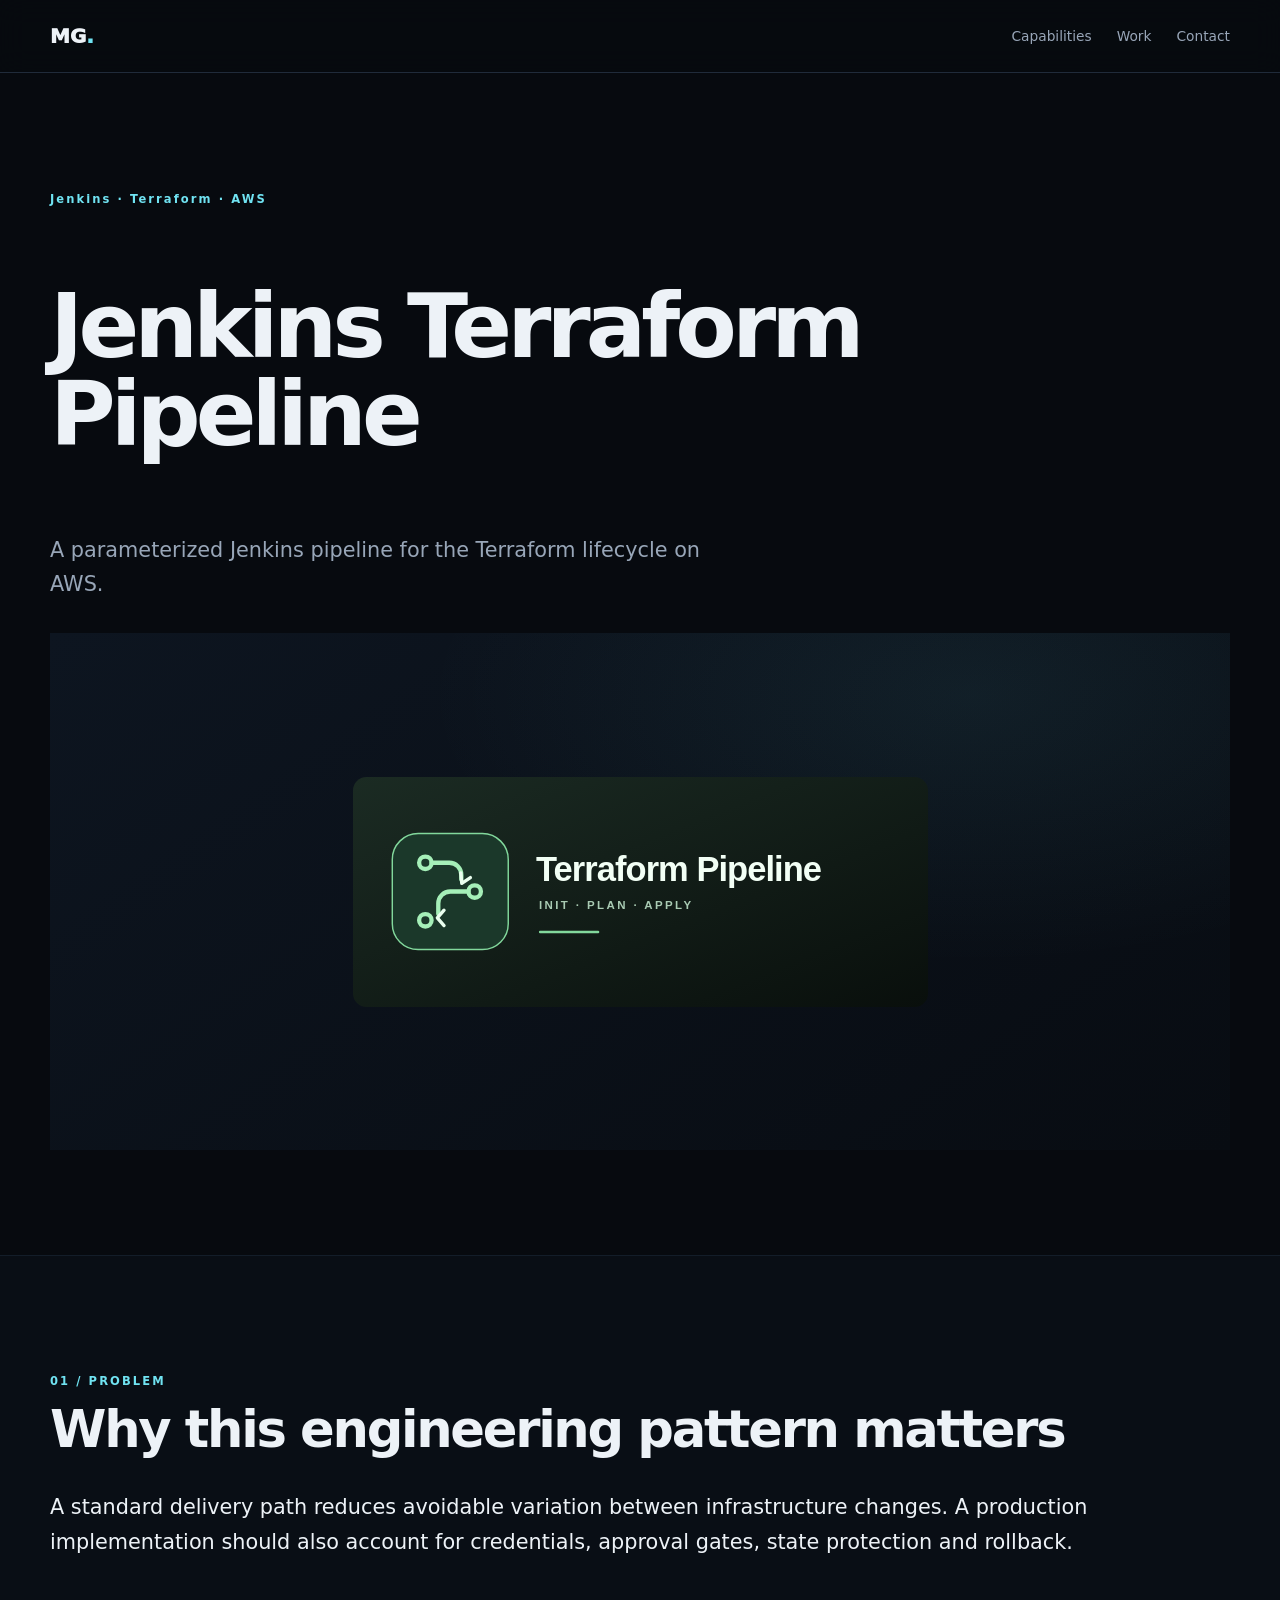
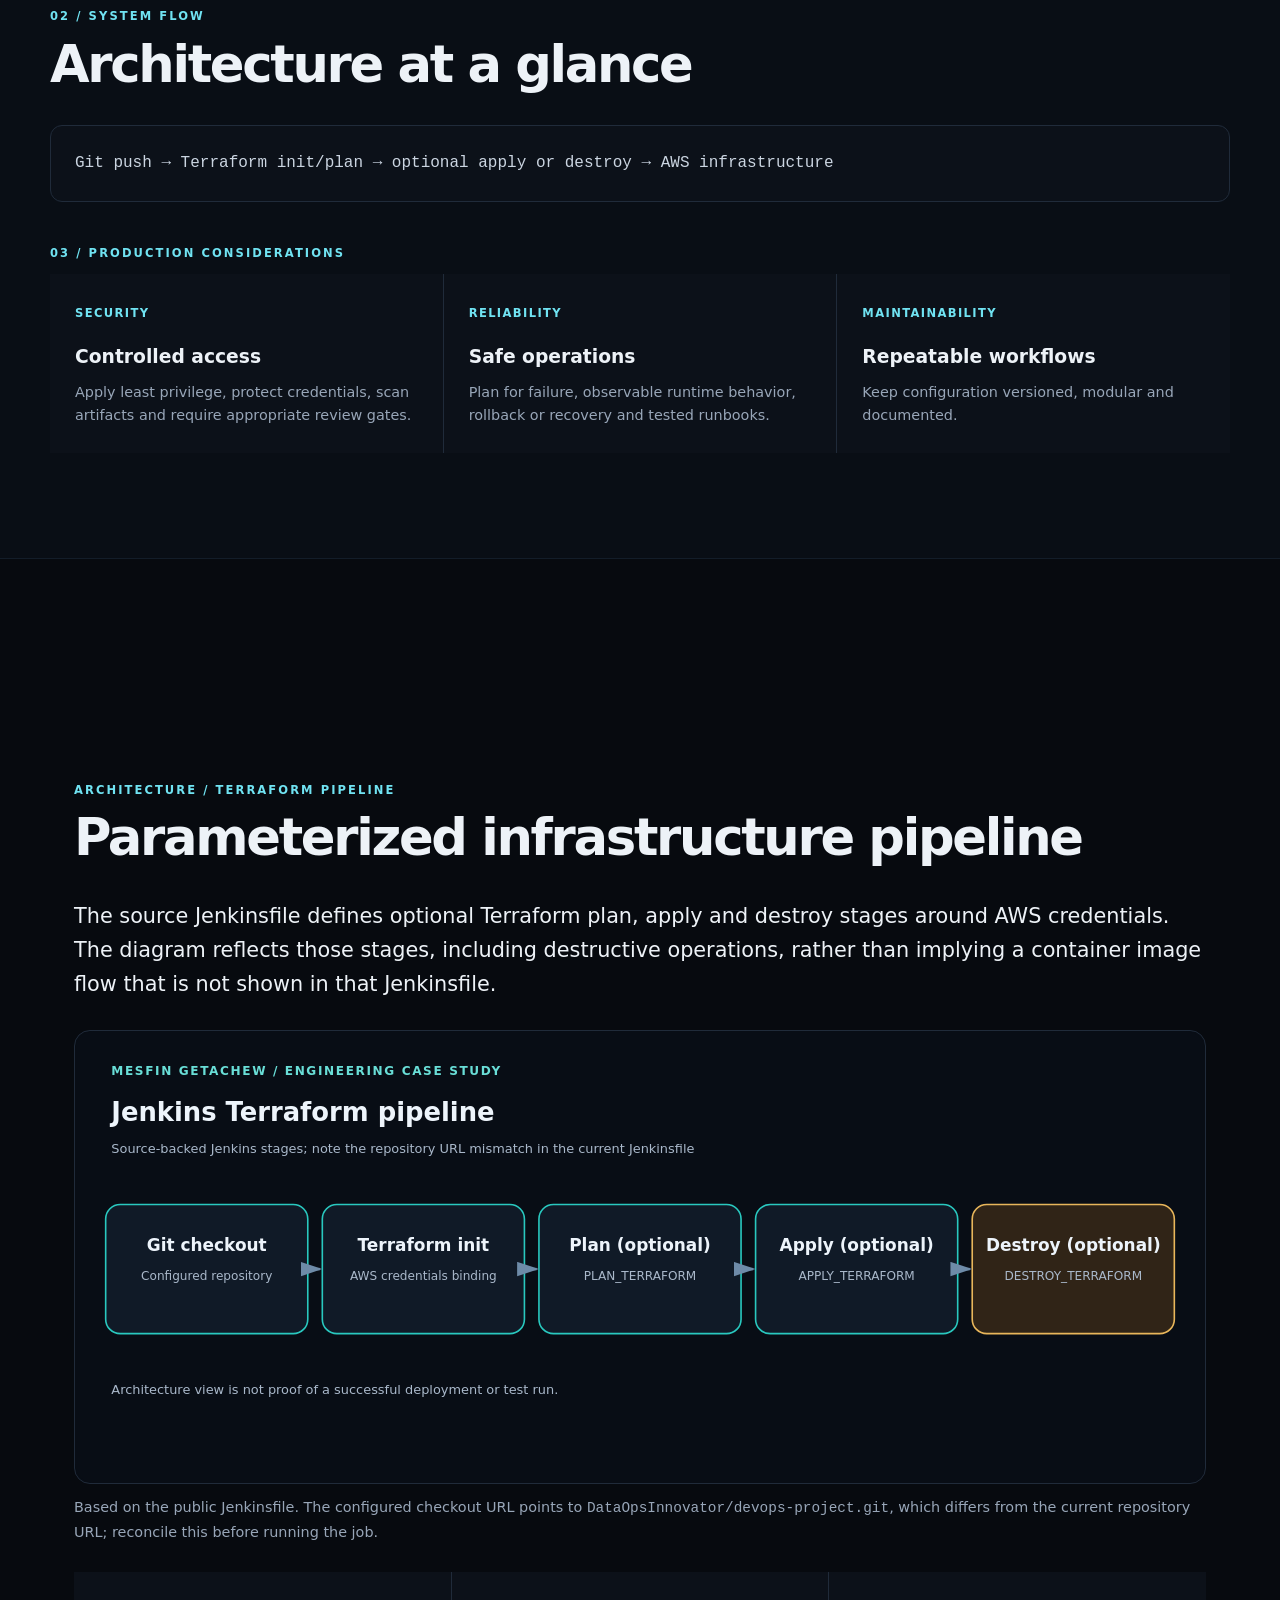
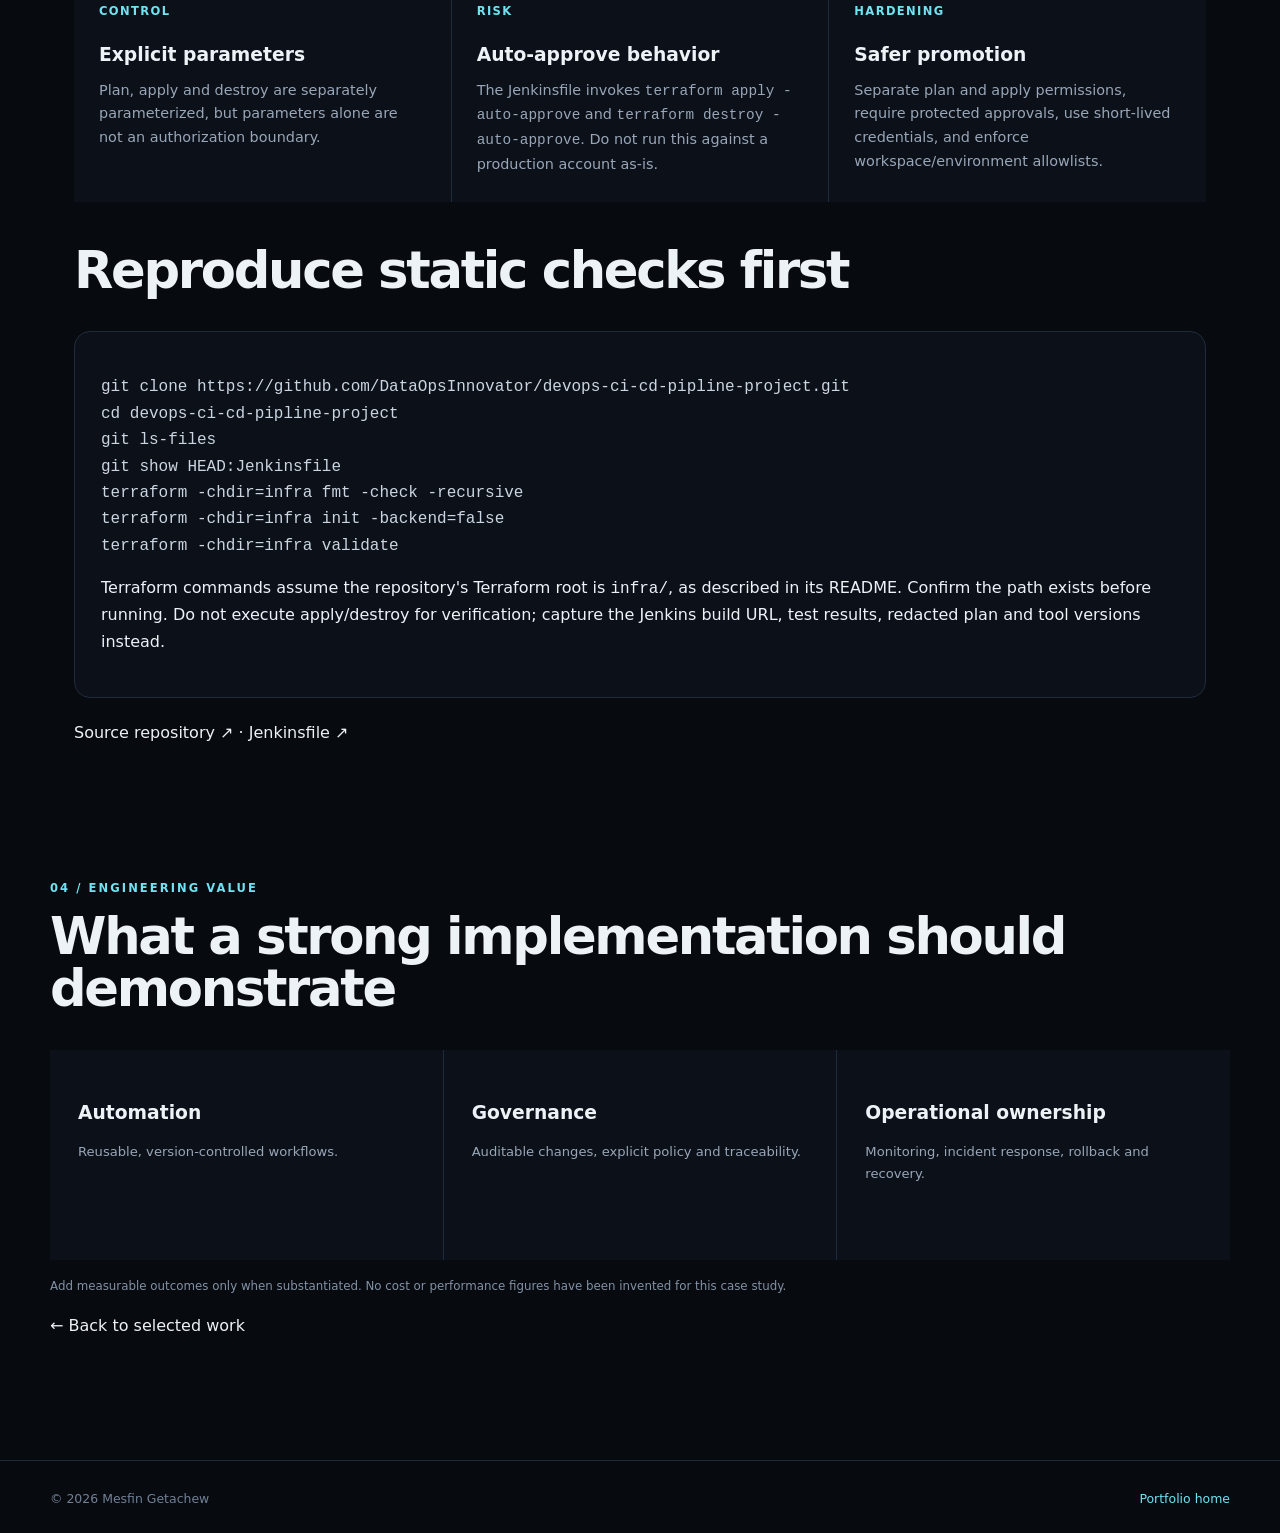
<file: projects/devops-cicd.html>
<!doctype html><html lang="en"><head><meta charset="utf-8"><meta name="viewport" content="width=device-width,initial-scale=1">
<meta name="description" content="Jenkins Terraform Pipeline — the linked Jenkinsfile automates the Terraform lifecycle on AWS; Docker and Kubernetes application delivery is not implemented in that file."><meta property="og:type" content="article"><meta property="og:title" content="Jenkins Terraform Pipeline | Mesfin Getachew"><meta property="og:description" content="Jenkins pipeline example focused on Terraform lifecycle automation; the linked Jenkinsfile does not implement Docker or Kubernetes application delivery."><meta name="twitter:card" content="summary">
<title>Jenkins Terraform Pipeline | Mesfin Getachew</title><link rel="icon" href="../assets/images/favicon.svg" type="image/svg+xml"><link rel="stylesheet" href="../assets/css/main.css"></head><body>
<header><div class="shell nav-wrap"><a class="brand" href="../index.html">MG<span>.</span></a><button class="menu" type="button" aria-label="Toggle navigation" aria-expanded="false">☰</button><nav><a href="../index.html#capabilities">Capabilities</a><a href="../index.html#work">Work</a><a href="../index.html#contact">Contact</a></nav></div></header>
<main><section class="section"><div class="shell"><p class="eyebrow">Jenkins · Terraform · AWS</p><h1 style="font-size:clamp(2.8rem,7vw,5.8rem);line-height:.98;letter-spacing:-.055em">Jenkins Terraform Pipeline</h1><p class="lede">A parameterized Jenkins pipeline for the Terraform lifecycle on AWS.</p><div class="work-img project-brand-frame" style="margin-top:32px;aspect-ratio:16/7"><img src="../assets/images/devops-cicd-brand.svg" alt="Jenkins Terraform Pipeline project visual" loading="lazy"></div></div></section>
<section class="section dark"><div class="shell"><p class="eyebrow">01 / PROBLEM</p><h2>Why this engineering pattern matters</h2><p class="lead">A standard delivery path reduces avoidable variation between infrastructure changes. A production implementation should also account for credentials, approval gates, state protection and rollback.</p><div style="margin-top:48px"><p class="eyebrow">02 / SYSTEM FLOW</p><h2>Architecture at a glance</h2><pre style="white-space:pre-wrap;border:1px solid #202b3a;background:#0c1119;padding:24px;border-radius:12px;color:#cbd5e1;overflow:auto">Git push → Terraform init/plan → optional apply or destroy → AWS infrastructure</pre></div>
<div style="margin-top:42px"><p class="eyebrow">03 / PRODUCTION CONSIDERATIONS</p><div class="principles"><article><span>SECURITY</span><h3>Controlled access</h3><p>Apply least privilege, protect credentials, scan artifacts and require appropriate review gates.</p></article><article><span>RELIABILITY</span><h3>Safe operations</h3><p>Plan for failure, observable runtime behavior, rollback or recovery and tested runbooks.</p></article><article><span>MAINTAINABILITY</span><h3>Repeatable workflows</h3><p>Keep configuration versioned, modular and documented.</p></article></div></div></div></section>
<section class="section"><div class="shell"><section class="section"><div class="shell">
<p class="eyebrow">ARCHITECTURE / TERRAFORM PIPELINE</p><h2>Parameterized infrastructure pipeline</h2><p class="lead">The source Jenkinsfile defines optional Terraform plan, apply and destroy stages around AWS credentials. The diagram reflects those stages, including destructive operations, rather than implying a container image flow that is not shown in that Jenkinsfile.</p>
<figure style="margin:28px 0"><img src="../assets/diagrams/devops-cicd-pipeline-architecture.svg" alt="Jenkins pipeline with Terraform initialization and optional plan, apply, and destroy stages." style="display:block;width:100%;height:auto;border:1px solid #202b3a;border-radius:16px;background:#080d15"><figcaption style="margin-top:12px;color:#98a6b8;font-size:.9rem">Based on the public Jenkinsfile. The configured checkout URL points to <code>DataOpsInnovator/devops-project.git</code>, which differs from the current repository URL; reconcile this before running the job.</figcaption></figure>
<div class="principles"><article><span>CONTROL</span><h3>Explicit parameters</h3><p>Plan, apply and destroy are separately parameterized, but parameters alone are not an authorization boundary.</p></article><article><span>RISK</span><h3>Auto-approve behavior</h3><p>The Jenkinsfile invokes <code>terraform apply -auto-approve</code> and <code>terraform destroy -auto-approve</code>. Do not run this against a production account as-is.</p></article><article><span>HARDENING</span><h3>Safer promotion</h3><p>Separate plan and apply permissions, require protected approvals, use short-lived credentials, and enforce workspace/environment allowlists.</p></article></div>
<h2 style="margin-top:42px">Reproduce static checks first</h2><div class="careflow-panel"><pre style="white-space:pre-wrap;overflow:auto;color:#cbd5e1">git clone https://github.com/DataOpsInnovator/devops-ci-cd-pipline-project.git
cd devops-ci-cd-pipline-project
git ls-files
git show HEAD:Jenkinsfile
terraform -chdir=infra fmt -check -recursive
terraform -chdir=infra init -backend=false
terraform -chdir=infra validate</pre><p>Terraform commands assume the repository's Terraform root is <code>infra/</code>, as described in its README. Confirm the path exists before running. Do not execute apply/destroy for verification; capture the Jenkins build URL, test results, redacted plan and tool versions instead.</p></div>
<p style="margin-top:22px"><a href="https://github.com/DataOpsInnovator/devops-ci-cd-pipline-project" target="_blank" rel="noopener noreferrer">Source repository ↗</a> · <a href="https://github.com/DataOpsInnovator/devops-ci-cd-pipline-project/blob/main/Jenkinsfile" target="_blank" rel="noopener noreferrer">Jenkinsfile ↗</a></p>
</div></section>
<p class="eyebrow">04 / ENGINEERING VALUE</p><h2>What a strong implementation should demonstrate</h2><div class="cap-grid"><article><h3>Automation</h3><span>Reusable, version-controlled workflows.</span></article><article><h3>Governance</h3><span>Auditable changes, explicit policy and traceability.</span></article><article><h3>Operational ownership</h3><span>Monitoring, incident response, rollback and recovery.</span></article></div><p class="note">Add measurable outcomes only when substantiated. No cost or performance figures have been invented for this case study.</p><p><a href="../index.html#work">← Back to selected work</a></p></div></section></main>
<footer><div class="shell"><span>© <span id="year">2026</span> Mesfin Getachew</span><a href="../index.html">Portfolio home</a></div></footer><script src="../assets/js/main.js"></script></body></html>
</file>
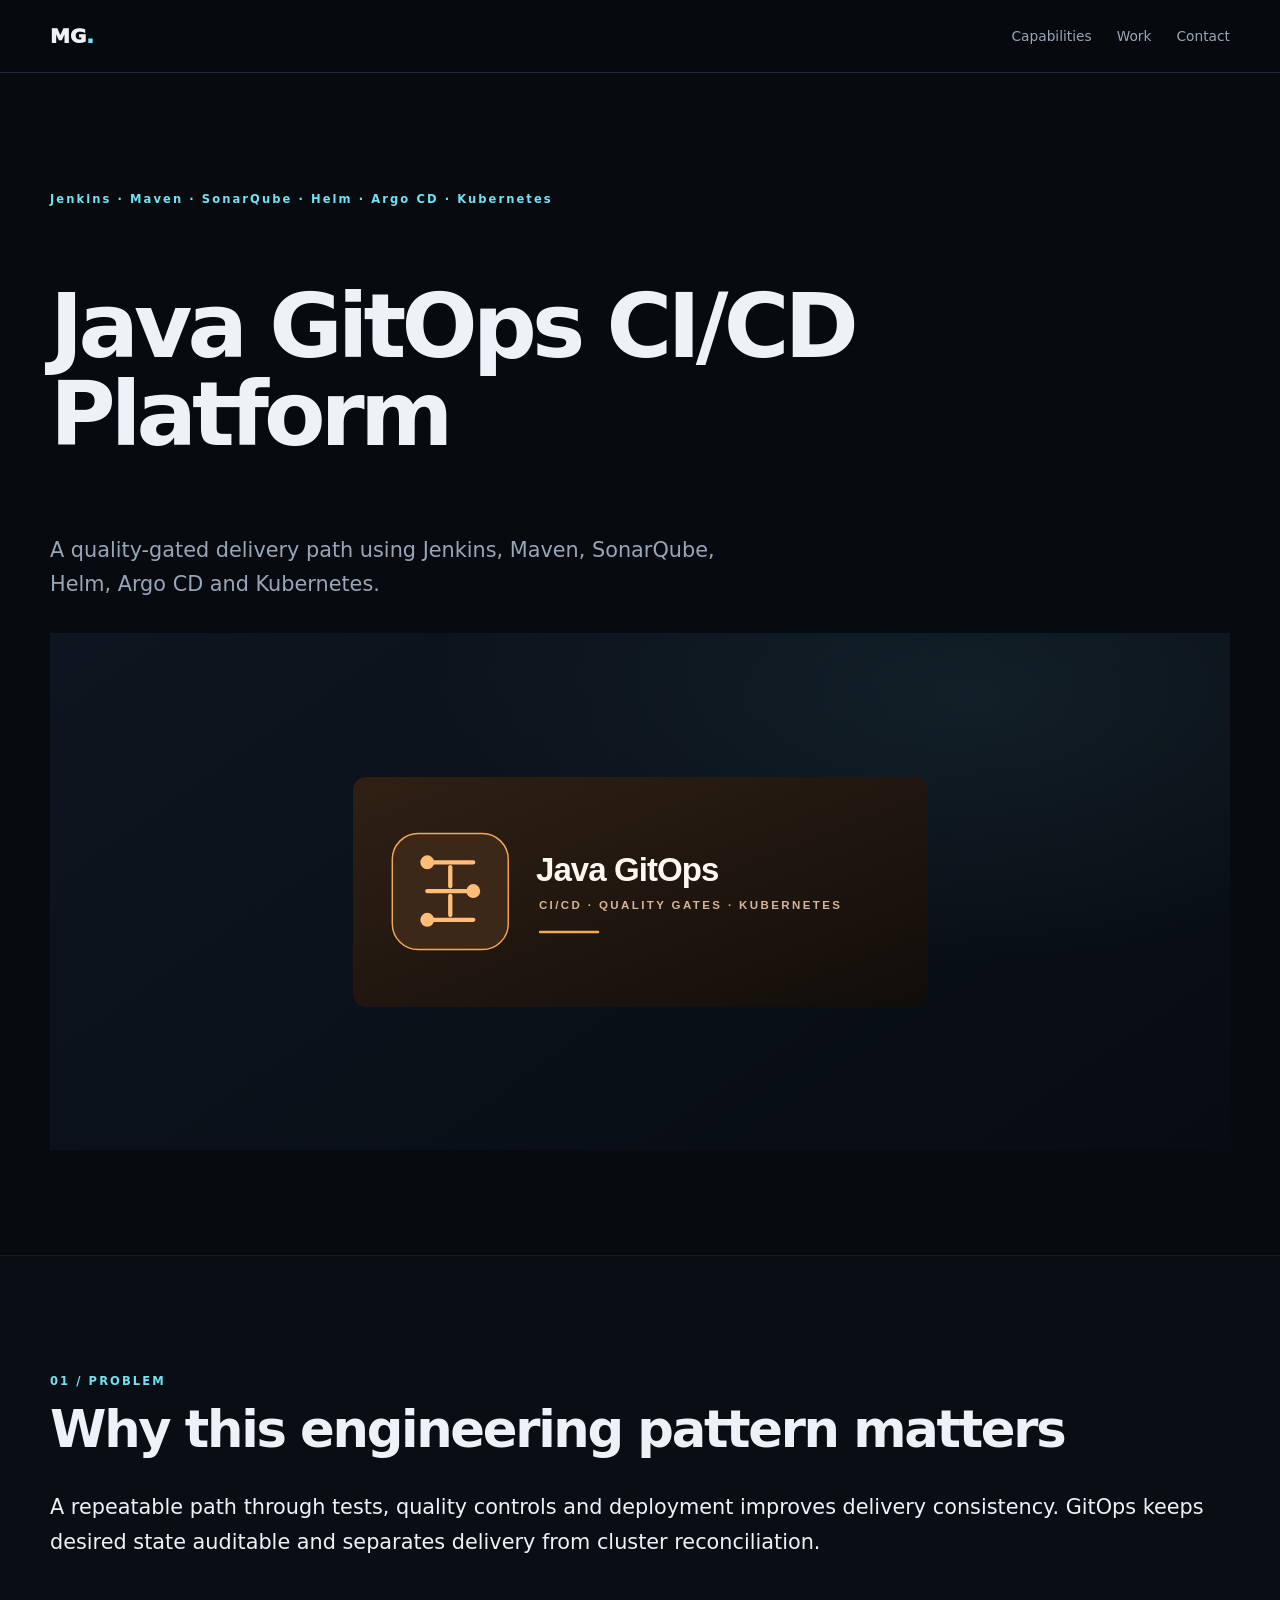
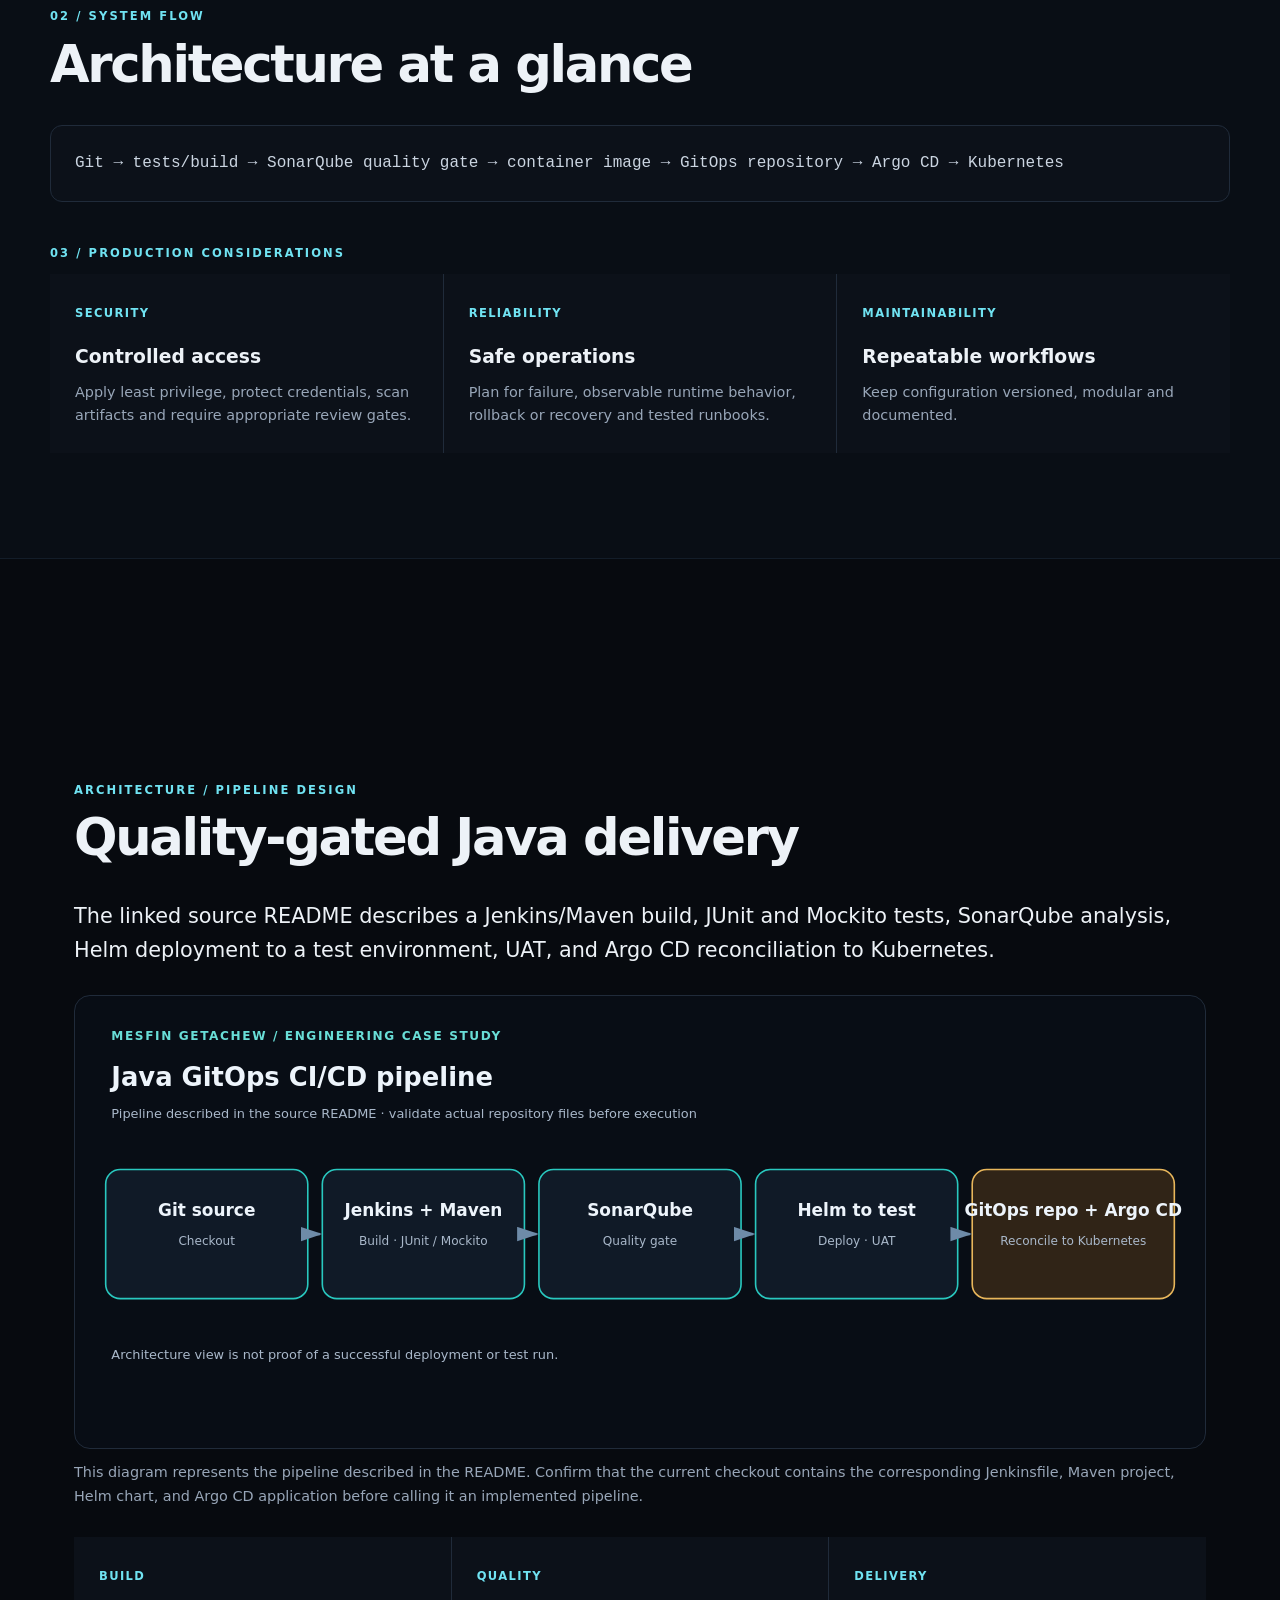
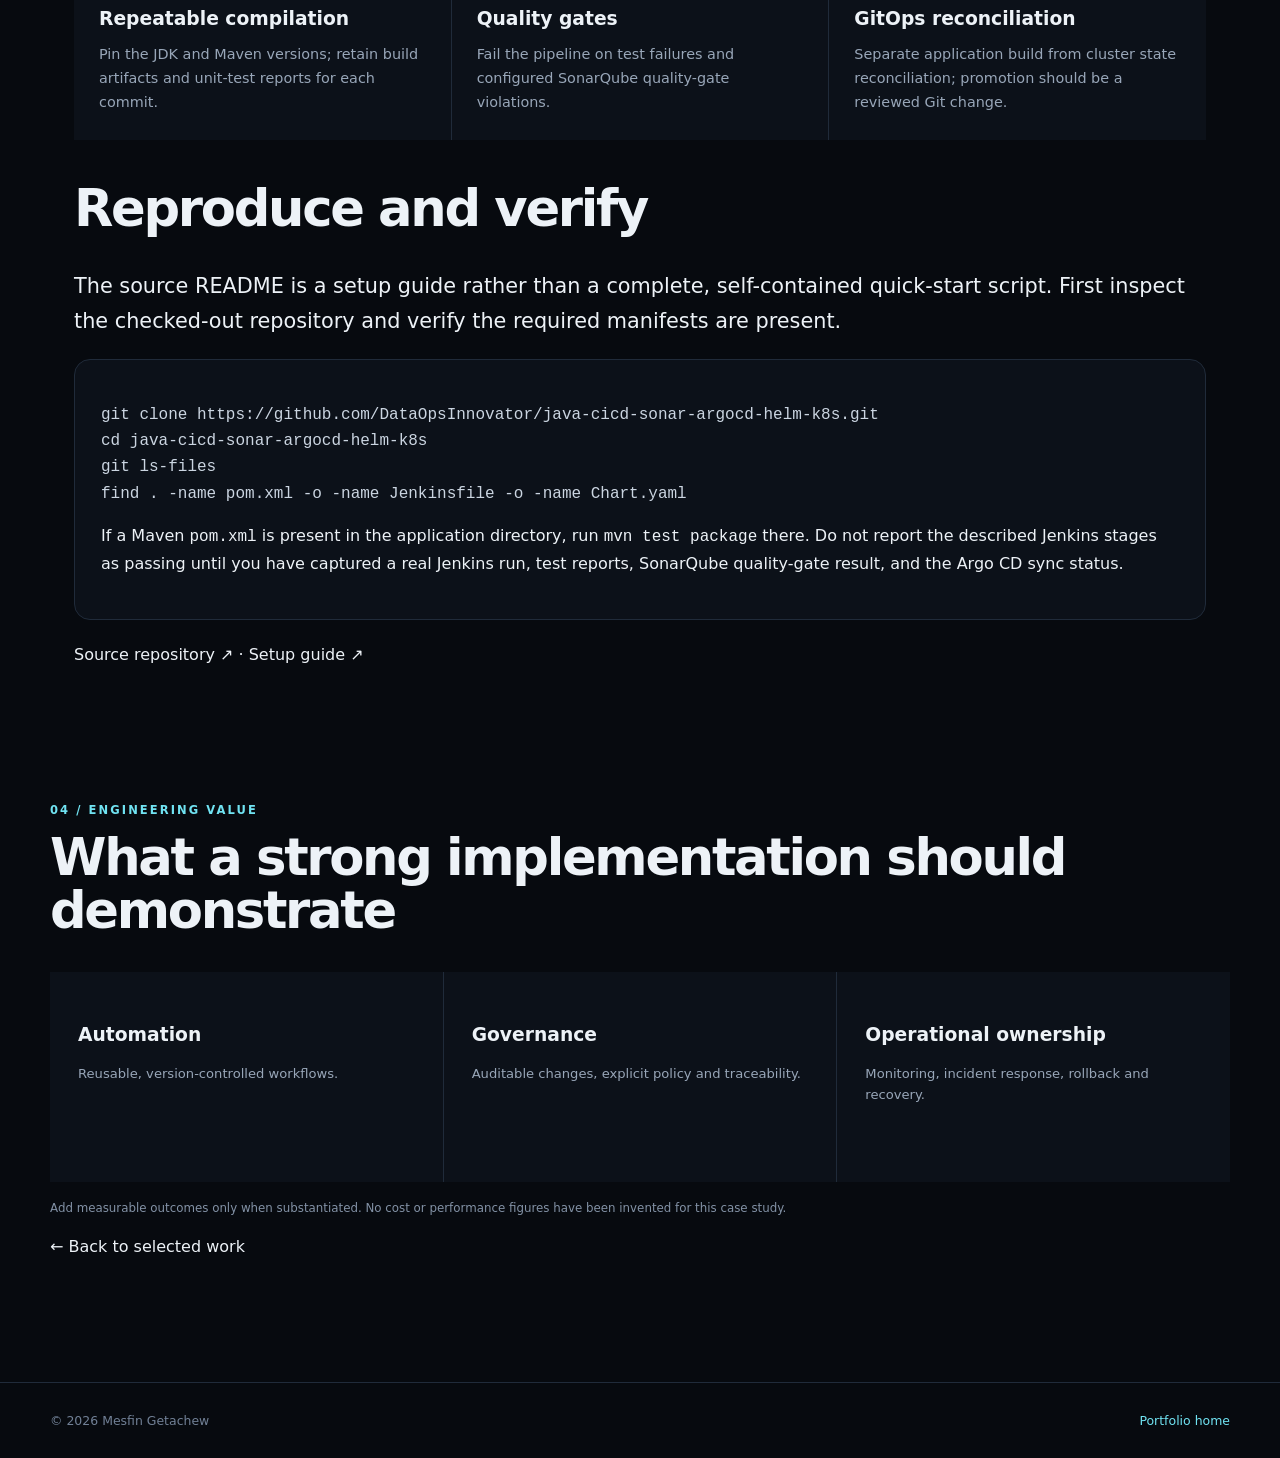
<file: projects/java-gitops.html>
<!doctype html><html lang="en"><head><meta charset="utf-8"><meta name="viewport" content="width=device-width,initial-scale=1">
<meta name="description" content="Java GitOps CI/CD Platform — A quality-gated delivery path using Jenkins, Maven, SonarQube, Helm, Argo CD and Kubernetes."><meta property="og:type" content="article"><meta property="og:title" content="Java GitOps CI/CD Platform | Mesfin Getachew"><meta property="og:description" content="A quality-gated delivery path using Jenkins, Maven, SonarQube, Helm, Argo CD and Kubernetes."><meta name="twitter:card" content="summary">
<title>Java GitOps CI/CD Platform | Mesfin Getachew</title><link rel="icon" href="../assets/images/favicon.svg" type="image/svg+xml"><link rel="stylesheet" href="../assets/css/main.css"></head><body>
<header><div class="shell nav-wrap"><a class="brand" href="../index.html">MG<span>.</span></a><button class="menu" type="button" aria-label="Toggle navigation" aria-expanded="false">☰</button><nav><a href="../index.html#capabilities">Capabilities</a><a href="../index.html#work">Work</a><a href="../index.html#contact">Contact</a></nav></div></header>
<main><section class="section"><div class="shell"><p class="eyebrow">Jenkins · Maven · SonarQube · Helm · Argo CD · Kubernetes</p><h1 style="font-size:clamp(2.8rem,7vw,5.8rem);line-height:.98;letter-spacing:-.055em">Java GitOps CI/CD Platform</h1><p class="lede">A quality-gated delivery path using Jenkins, Maven, SonarQube, Helm, Argo CD and Kubernetes.</p><div class="work-img project-brand-frame" style="margin-top:32px;aspect-ratio:16/7"><img src="../assets/images/java-gitops-brand.svg" alt="Java GitOps CI/CD Platform project visual" loading="lazy"></div></div></section>
<section class="section dark"><div class="shell"><p class="eyebrow">01 / PROBLEM</p><h2>Why this engineering pattern matters</h2><p class="lead">A repeatable path through tests, quality controls and deployment improves delivery consistency. GitOps keeps desired state auditable and separates delivery from cluster reconciliation.</p><div style="margin-top:48px"><p class="eyebrow">02 / SYSTEM FLOW</p><h2>Architecture at a glance</h2><pre style="white-space:pre-wrap;border:1px solid #202b3a;background:#0c1119;padding:24px;border-radius:12px;color:#cbd5e1;overflow:auto">Git → tests/build → SonarQube quality gate → container image → GitOps repository → Argo CD → Kubernetes</pre></div>
<div style="margin-top:42px"><p class="eyebrow">03 / PRODUCTION CONSIDERATIONS</p><div class="principles"><article><span>SECURITY</span><h3>Controlled access</h3><p>Apply least privilege, protect credentials, scan artifacts and require appropriate review gates.</p></article><article><span>RELIABILITY</span><h3>Safe operations</h3><p>Plan for failure, observable runtime behavior, rollback or recovery and tested runbooks.</p></article><article><span>MAINTAINABILITY</span><h3>Repeatable workflows</h3><p>Keep configuration versioned, modular and documented.</p></article></div></div></div></section>
<section class="section"><div class="shell"><section class="section"><div class="shell">
<p class="eyebrow">ARCHITECTURE / PIPELINE DESIGN</p><h2>Quality-gated Java delivery</h2><p class="lead">The linked source README describes a Jenkins/Maven build, JUnit and Mockito tests, SonarQube analysis, Helm deployment to a test environment, UAT, and Argo CD reconciliation to Kubernetes.</p>
<figure style="margin:28px 0"><img src="../assets/diagrams/java-gitops-pipeline.svg" alt="Java CI/CD pipeline from Git through Jenkins and Maven, SonarQube quality gate, Helm test deployment, and Argo CD GitOps reconciliation to Kubernetes." style="display:block;width:100%;height:auto;border:1px solid #202b3a;border-radius:16px;background:#080d15"><figcaption style="margin-top:12px;color:#98a6b8;font-size:.9rem">This diagram represents the pipeline described in the README. Confirm that the current checkout contains the corresponding Jenkinsfile, Maven project, Helm chart, and Argo CD application before calling it an implemented pipeline.</figcaption></figure>
<div class="principles"><article><span>BUILD</span><h3>Repeatable compilation</h3><p>Pin the JDK and Maven versions; retain build artifacts and unit-test reports for each commit.</p></article><article><span>QUALITY</span><h3>Quality gates</h3><p>Fail the pipeline on test failures and configured SonarQube quality-gate violations.</p></article><article><span>DELIVERY</span><h3>GitOps reconciliation</h3><p>Separate application build from cluster state reconciliation; promotion should be a reviewed Git change.</p></article></div>
<h2 style="margin-top:42px">Reproduce and verify</h2><p class="lead">The source README is a setup guide rather than a complete, self-contained quick-start script. First inspect the checked-out repository and verify the required manifests are present.</p><div class="careflow-panel"><pre style="white-space:pre-wrap;overflow:auto;color:#cbd5e1">git clone https://github.com/DataOpsInnovator/java-cicd-sonar-argocd-helm-k8s.git
cd java-cicd-sonar-argocd-helm-k8s
git ls-files
find . -name pom.xml -o -name Jenkinsfile -o -name Chart.yaml</pre><p>If a Maven <code>pom.xml</code> is present in the application directory, run <code>mvn test package</code> there. Do not report the described Jenkins stages as passing until you have captured a real Jenkins run, test reports, SonarQube quality-gate result, and the Argo CD sync status.</p></div>
<p style="margin-top:22px"><a href="https://github.com/DataOpsInnovator/java-cicd-sonar-argocd-helm-k8s" target="_blank" rel="noopener noreferrer">Source repository ↗</a> · <a href="https://github.com/DataOpsInnovator/java-cicd-sonar-argocd-helm-k8s/blob/main/README.md" target="_blank" rel="noopener noreferrer">Setup guide ↗</a></p>
</div></section>
<p class="eyebrow">04 / ENGINEERING VALUE</p><h2>What a strong implementation should demonstrate</h2><div class="cap-grid"><article><h3>Automation</h3><span>Reusable, version-controlled workflows.</span></article><article><h3>Governance</h3><span>Auditable changes, explicit policy and traceability.</span></article><article><h3>Operational ownership</h3><span>Monitoring, incident response, rollback and recovery.</span></article></div><p class="note">Add measurable outcomes only when substantiated. No cost or performance figures have been invented for this case study.</p><p><a href="../index.html#work">← Back to selected work</a></p></div></section></main>
<footer><div class="shell"><span>© <span id="year">2026</span> Mesfin Getachew</span><a href="../index.html">Portfolio home</a></div></footer><script src="../assets/js/main.js"></script></body></html>
</file>
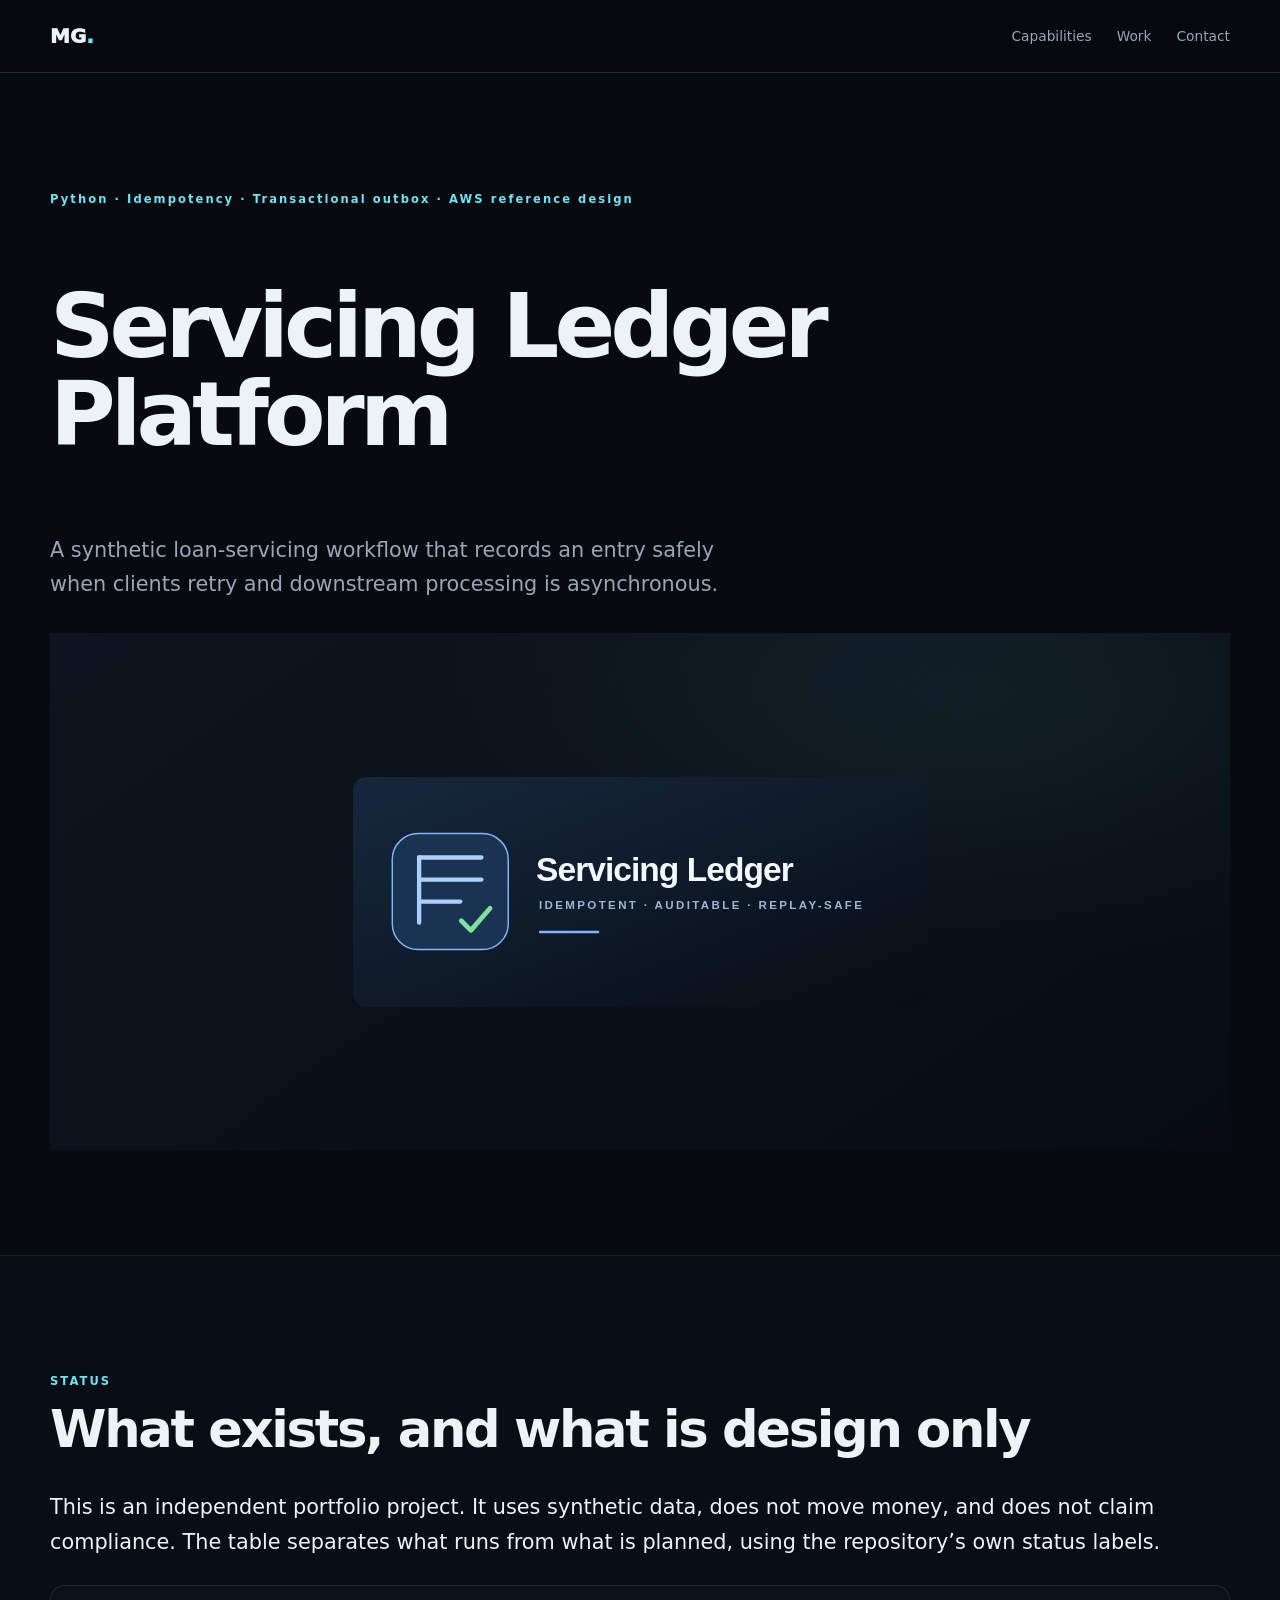
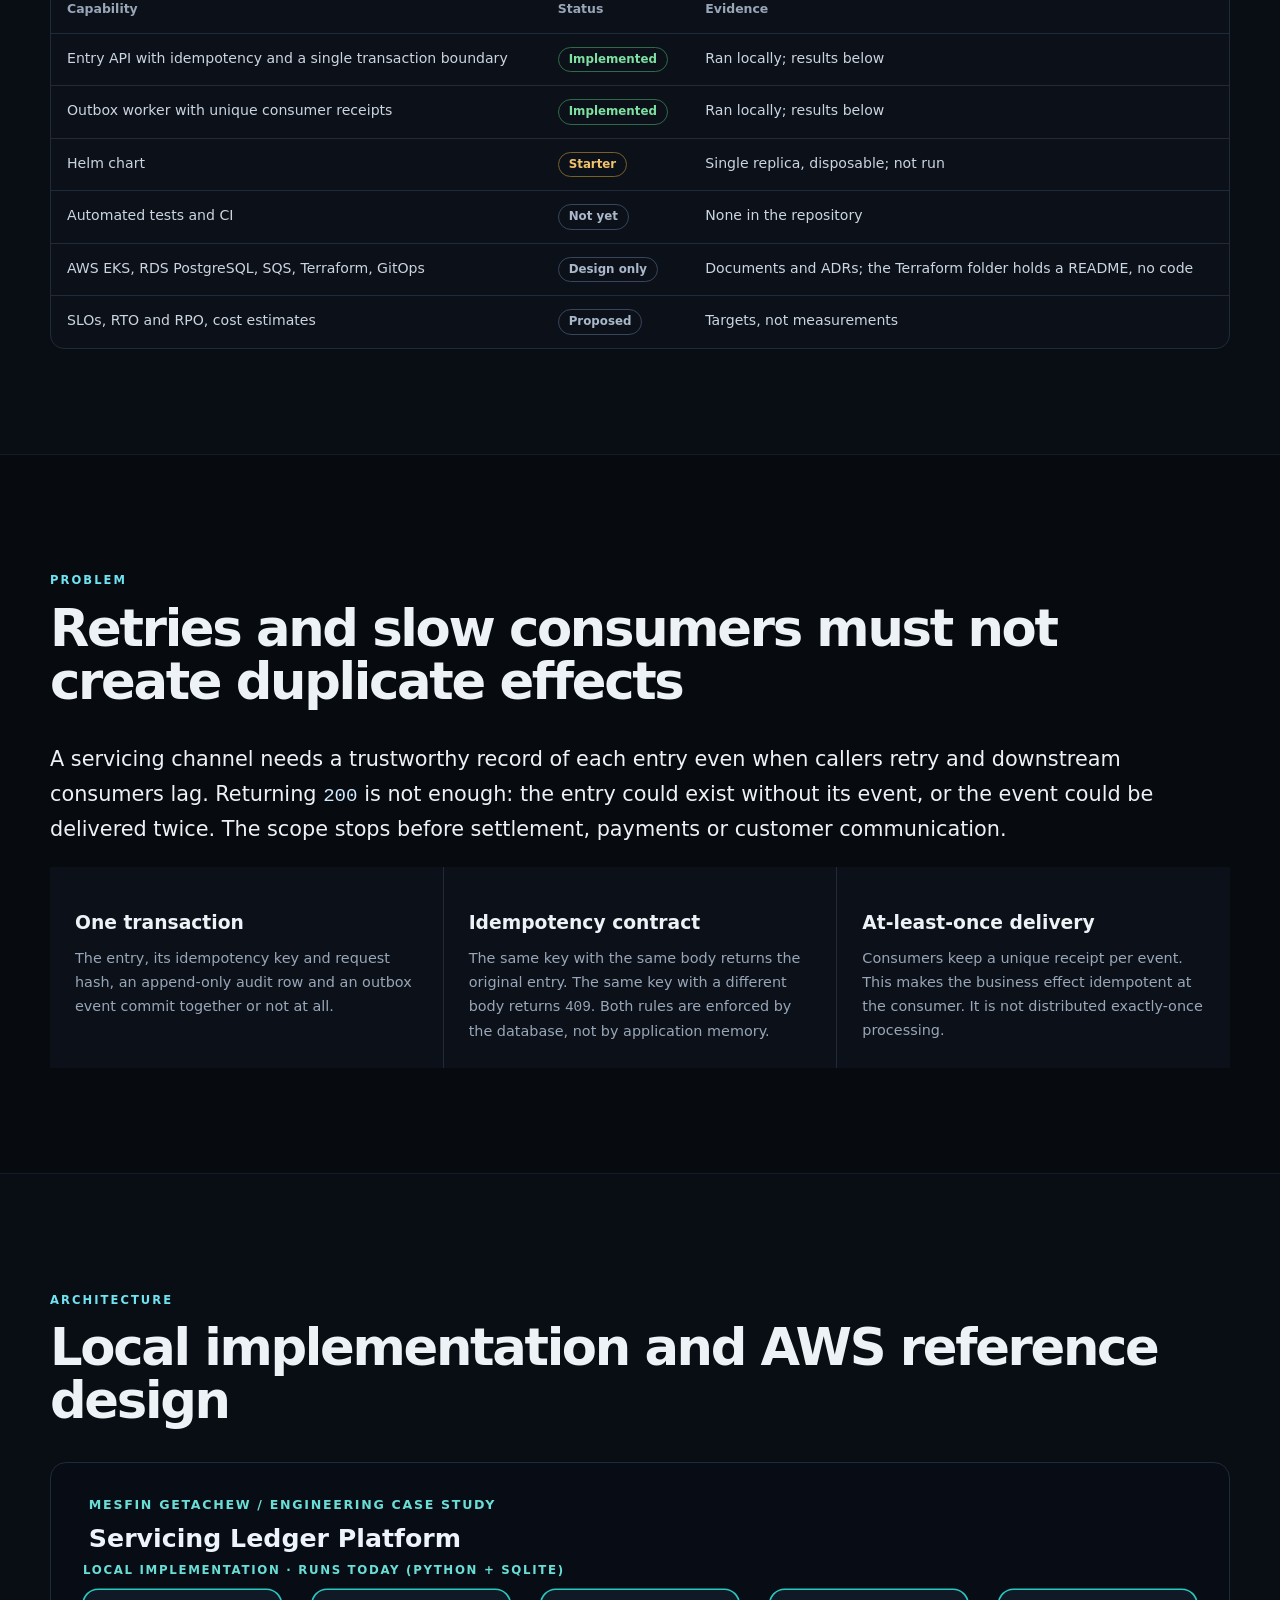
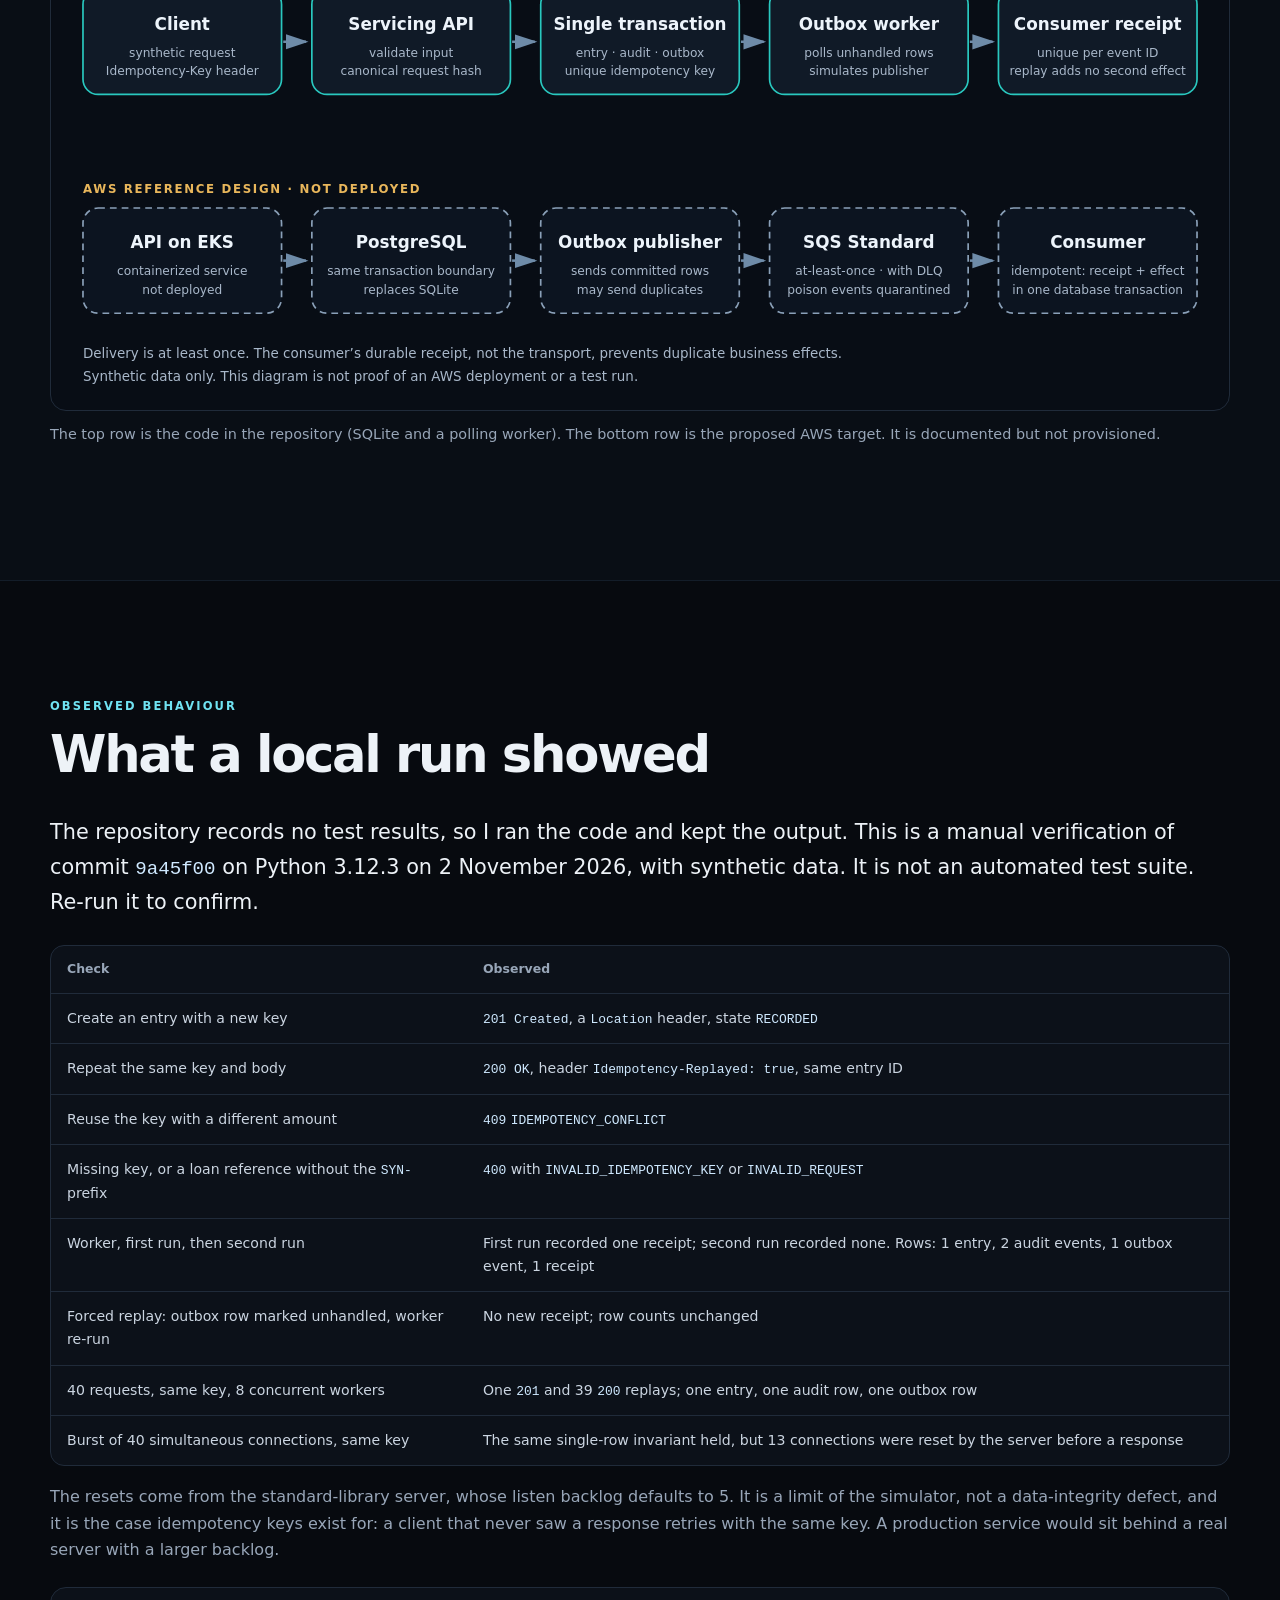
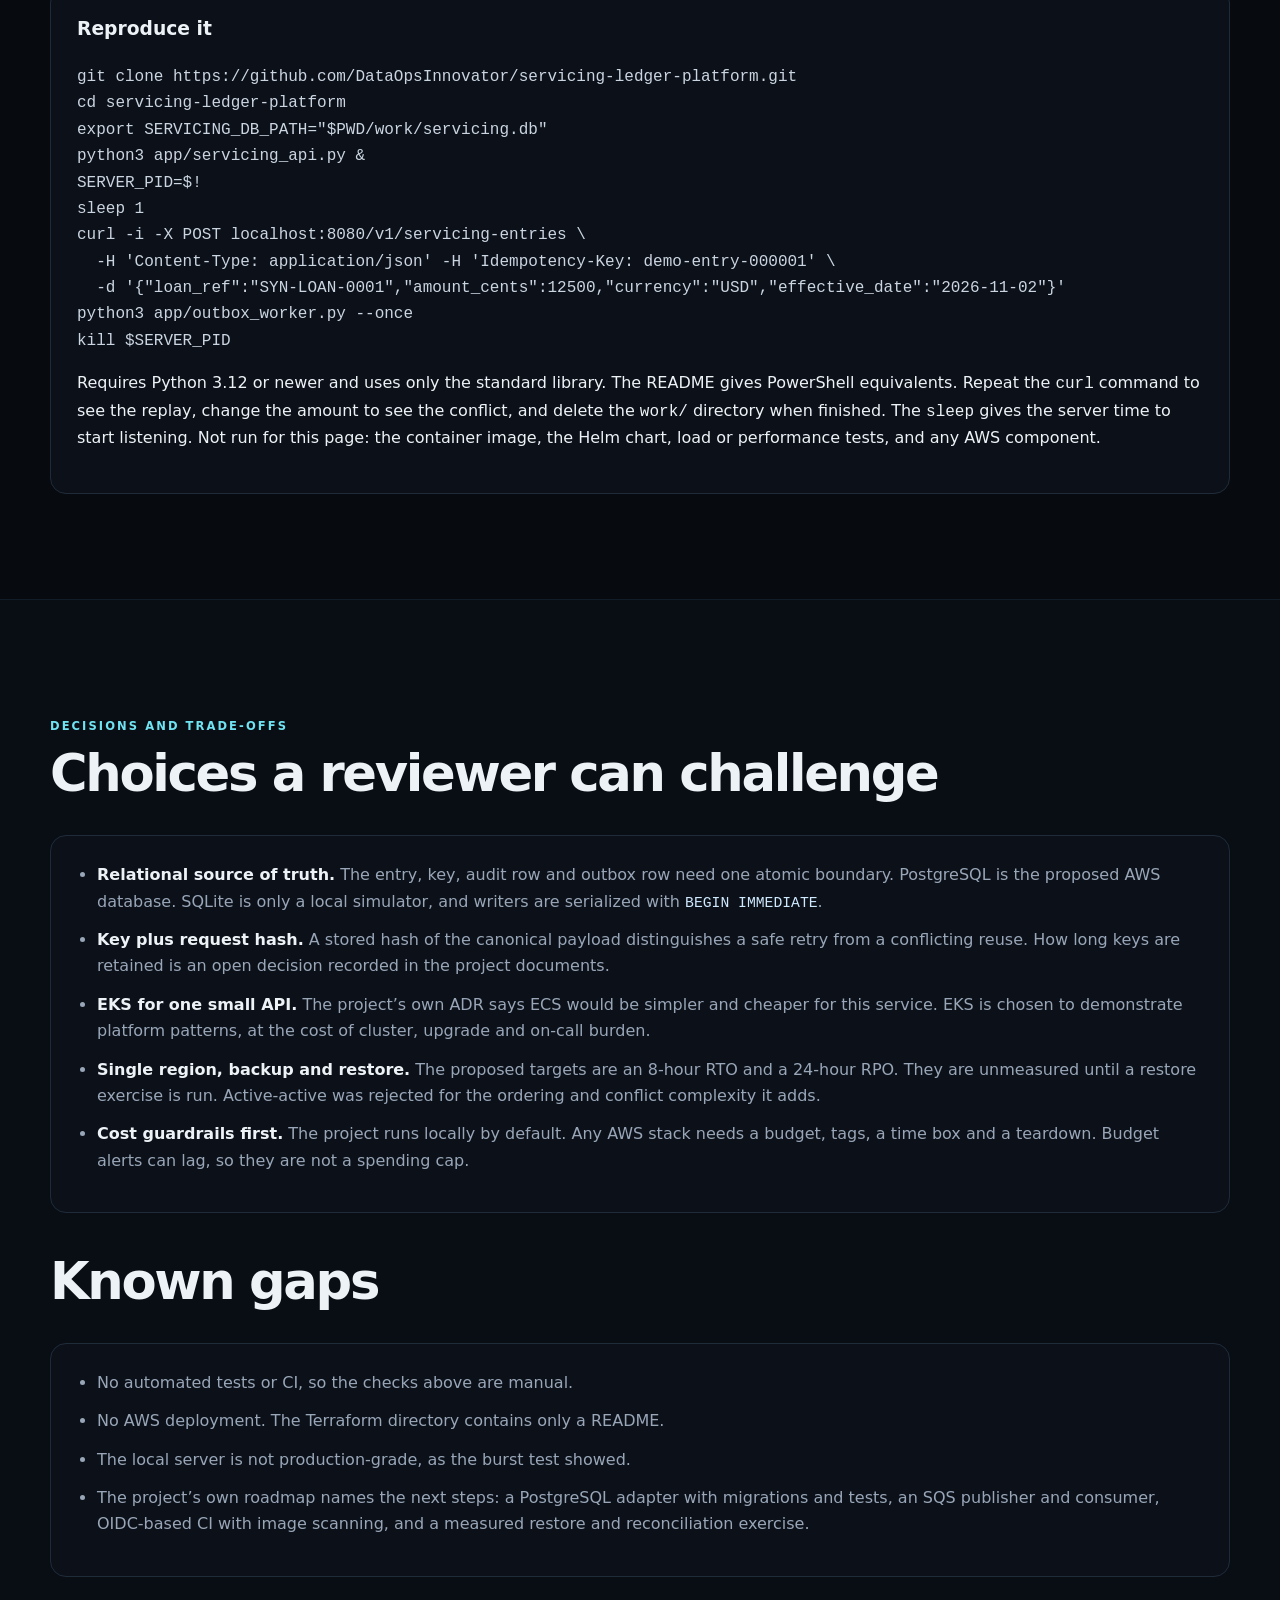
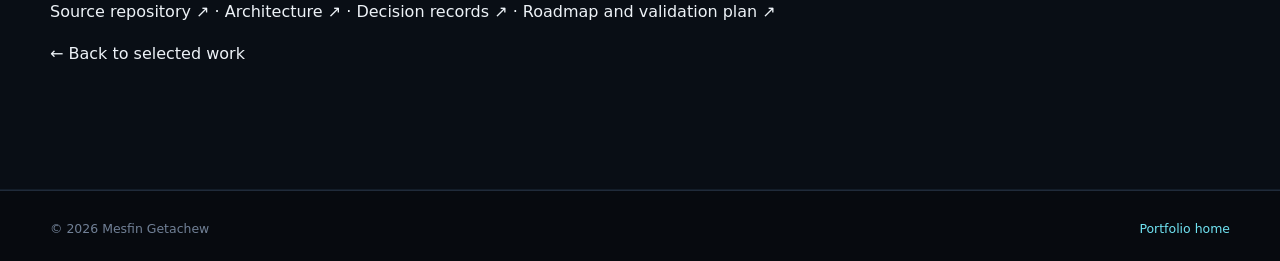
<file: projects/servicing-ledger-platform.html>
<!doctype html><html lang="en"><head><meta charset="utf-8"><meta name="viewport" content="width=device-width,initial-scale=1">
<meta name="description" content="Servicing Ledger Platform: a synthetic loan-servicing workflow with idempotent writes, an audit trail and a transactional outbox. The local implementation runs; the AWS design is a reference and is not deployed."><link rel="canonical" href="https://dataopsinnovator.github.io/mesfine-portfolio/projects/servicing-ledger-platform.html"><meta property="og:type" content="article"><meta property="og:title" content="Servicing Ledger Platform | Mesfin Getachew"><meta property="og:description" content="Idempotent writes, an audit trail and a transactional outbox for a synthetic loan-servicing workflow. Local implementation verified; AWS design not deployed."><meta property="og:image" content="https://dataopsinnovator.github.io/mesfine-portfolio/assets/images/social-card.png"><meta name="twitter:card" content="summary_large_image">
<title>Servicing Ledger Platform | Mesfin Getachew</title><link rel="icon" href="../assets/images/favicon.svg" type="image/svg+xml"><link rel="stylesheet" href="../assets/css/main.css"></head><body>
<header><div class="shell nav-wrap"><a class="brand" href="../index.html" aria-label="Mesfin Getachew, home">MG<span>.</span></a><button class="menu" type="button" aria-label="Toggle navigation" aria-expanded="false">☰</button><nav aria-label="Primary"><a href="../index.html#capabilities">Capabilities</a><a href="../index.html#work">Work</a><a href="../index.html#contact">Contact</a></nav></div></header>
<main><section class="section"><div class="shell"><p class="eyebrow">Python · Idempotency · Transactional outbox · AWS reference design</p><h1 style="font-size:clamp(2.8rem,7vw,5.8rem);line-height:.98;letter-spacing:-.055em">Servicing Ledger Platform</h1><p class="lede">A synthetic loan-servicing workflow that records an entry safely when clients retry and downstream processing is asynchronous.</p><div class="work-img project-brand-frame" style="margin-top:32px;aspect-ratio:16/7"><img src="../assets/images/servicing-ledger-brand.svg" alt="Servicing Ledger Platform project visual" width="1200" height="480" loading="lazy"></div></div></section>

<section class="section dark"><div class="shell"><p class="eyebrow">STATUS</p><h2>What exists, and what is design only</h2><p class="lead">This is an independent portfolio project. It uses synthetic data, does not move money, and does not claim compliance. The table separates what runs from what is planned, using the repository’s own status labels.</p>
<div class="table-wrap"><table class="data-table"><caption class="sr-only">Implementation status of each capability</caption><thead><tr><th scope="col">Capability</th><th scope="col">Status</th><th scope="col">Evidence</th></tr></thead><tbody>
<tr><td>Entry API with idempotency and a single transaction boundary</td><td><span class="status ok">Implemented</span></td><td>Ran locally; results below</td></tr>
<tr><td>Outbox worker with unique consumer receipts</td><td><span class="status ok">Implemented</span></td><td>Ran locally; results below</td></tr>
<tr><td>Helm chart</td><td><span class="status warn">Starter</span></td><td>Single replica, disposable; not run</td></tr>
<tr><td>Automated tests and CI</td><td><span class="status none">Not yet</span></td><td>None in the repository</td></tr>
<tr><td>AWS EKS, RDS PostgreSQL, SQS, Terraform, GitOps</td><td><span class="status none">Design only</span></td><td>Documents and ADRs; the Terraform folder holds a README, no code</td></tr>
<tr><td>SLOs, RTO and RPO, cost estimates</td><td><span class="status none">Proposed</span></td><td>Targets, not measurements</td></tr>
</tbody></table></div></div></section>

<section class="section"><div class="shell"><p class="eyebrow">PROBLEM</p><h2>Retries and slow consumers must not create duplicate effects</h2><p class="lead">A servicing channel needs a trustworthy record of each entry even when callers retry and downstream consumers lag. Returning <code>200</code> is not enough: the entry could exist without its event, or the event could be delivered twice. The scope stops before settlement, payments or customer communication.</p>
<div class="principles"><article><h3>One transaction</h3><p>The entry, its idempotency key and request hash, an append-only audit row and an outbox event commit together or not at all.</p></article><article><h3>Idempotency contract</h3><p>The same key with the same body returns the original entry. The same key with a different body returns <code>409</code>. Both rules are enforced by the database, not by application memory.</p></article><article><h3>At-least-once delivery</h3><p>Consumers keep a unique receipt per event. This makes the business effect idempotent at the consumer. It is not distributed exactly-once processing.</p></article></div></div></section>

<section class="section dark"><div class="shell"><p class="eyebrow">ARCHITECTURE</p><h2>Local implementation and AWS reference design</h2>
<figure style="margin:28px 0"><img src="../assets/diagrams/servicing-ledger-architecture.svg" alt="Two rows of five stages. Top row, running locally: client, servicing API, a single transaction writing entry, audit and outbox rows, an outbox worker, and a consumer receipt. Bottom row, AWS reference design not deployed: API on EKS, PostgreSQL, outbox publisher, SQS Standard with a dead-letter queue, and a consumer." width="1400" height="650" style="display:block;width:100%;height:auto;border:1px solid #202b3a;border-radius:16px;background:#080d15"><figcaption style="margin-top:12px;color:#98a6b8;font-size:.9rem">The top row is the code in the repository (SQLite and a polling worker). The bottom row is the proposed AWS target. It is documented but not provisioned.</figcaption></figure></div></section>

<section class="section"><div class="shell"><p class="eyebrow">OBSERVED BEHAVIOUR</p><h2>What a local run showed</h2><p class="lead">The repository records no test results, so I ran the code and kept the output. This is a manual verification of commit <code>9a45f00</code> on Python 3.12.3 on 2 November 2026, with synthetic data. It is not an automated test suite. Re-run it to confirm.</p>
<div class="table-wrap"><table class="data-table"><caption class="sr-only">Observed results from a local run</caption><thead><tr><th scope="col">Check</th><th scope="col">Observed</th></tr></thead><tbody>
<tr><td>Create an entry with a new key</td><td><code>201 Created</code>, a <code>Location</code> header, state <code>RECORDED</code></td></tr>
<tr><td>Repeat the same key and body</td><td><code>200 OK</code>, header <code>Idempotency-Replayed: true</code>, same entry ID</td></tr>
<tr><td>Reuse the key with a different amount</td><td><code>409</code> <code>IDEMPOTENCY_CONFLICT</code></td></tr>
<tr><td>Missing key, or a loan reference without the <code>SYN-</code> prefix</td><td><code>400</code> with <code>INVALID_IDEMPOTENCY_KEY</code> or <code>INVALID_REQUEST</code></td></tr>
<tr><td>Worker, first run, then second run</td><td>First run recorded one receipt; second run recorded none. Rows: 1 entry, 2 audit events, 1 outbox event, 1 receipt</td></tr>
<tr><td>Forced replay: outbox row marked unhandled, worker re-run</td><td>No new receipt; row counts unchanged</td></tr>
<tr><td>40 requests, same key, 8 concurrent workers</td><td>One <code>201</code> and 39 <code>200</code> replays; one entry, one audit row, one outbox row</td></tr>
<tr><td>Burst of 40 simultaneous connections, same key</td><td>The same single-row invariant held, but 13 connections were reset by the server before a response</td></tr>
</tbody></table></div>
<p class="copy" style="margin-top:18px">The resets come from the standard-library server, whose listen backlog defaults to 5. It is a limit of the simulator, not a data-integrity defect, and it is the case idempotency keys exist for: a client that never saw a response retries with the same key. A production service would sit behind a real server with a larger backlog.</p>
<div class="careflow-panel" style="margin-top:24px"><h3 style="margin-top:0">Reproduce it</h3><pre style="white-space:pre-wrap;overflow:auto;color:#cbd5e1">git clone https://github.com/DataOpsInnovator/servicing-ledger-platform.git
cd servicing-ledger-platform
export SERVICING_DB_PATH="$PWD/work/servicing.db"
python3 app/servicing_api.py &amp;
SERVER_PID=$!
sleep 1
curl -i -X POST localhost:8080/v1/servicing-entries \
  -H 'Content-Type: application/json' -H 'Idempotency-Key: demo-entry-000001' \
  -d '{"loan_ref":"SYN-LOAN-0001","amount_cents":12500,"currency":"USD","effective_date":"2026-11-02"}'
python3 app/outbox_worker.py --once
kill $SERVER_PID</pre><p>Requires Python 3.12 or newer and uses only the standard library. The README gives PowerShell equivalents. Repeat the <code>curl</code> command to see the replay, change the amount to see the conflict, and delete the <code>work/</code> directory when finished. The <code>sleep</code> gives the server time to start listening. Not run for this page: the container image, the Helm chart, load or performance tests, and any AWS component.</p></div></div></section>

<section class="section dark"><div class="shell"><p class="eyebrow">DECISIONS AND TRADE-OFFS</p><h2>Choices a reviewer can challenge</h2>
<div class="careflow-panel"><ul>
<li><strong>Relational source of truth.</strong> The entry, key, audit row and outbox row need one atomic boundary. PostgreSQL is the proposed AWS database. SQLite is only a local simulator, and writers are serialized with <code>BEGIN IMMEDIATE</code>.</li>
<li><strong>Key plus request hash.</strong> A stored hash of the canonical payload distinguishes a safe retry from a conflicting reuse. How long keys are retained is an open decision recorded in the project documents.</li>
<li><strong>EKS for one small API.</strong> The project’s own ADR says ECS would be simpler and cheaper for this service. EKS is chosen to demonstrate platform patterns, at the cost of cluster, upgrade and on-call burden.</li>
<li><strong>Single region, backup and restore.</strong> The proposed targets are an 8-hour RTO and a 24-hour RPO. They are unmeasured until a restore exercise is run. Active-active was rejected for the ordering and conflict complexity it adds.</li>
<li><strong>Cost guardrails first.</strong> The project runs locally by default. Any AWS stack needs a budget, tags, a time box and a teardown. Budget alerts can lag, so they are not a spending cap.</li>
</ul></div>
<h2 style="margin-top:42px">Known gaps</h2>
<div class="careflow-panel"><ul>
<li>No automated tests or CI, so the checks above are manual.</li>
<li>No AWS deployment. The Terraform directory contains only a README.</li>
<li>The local server is not production-grade, as the burst test showed.</li>
<li>The project’s own roadmap names the next steps: a PostgreSQL adapter with migrations and tests, an SQS publisher and consumer, OIDC-based CI with image scanning, and a measured restore and reconciliation exercise.</li>
</ul></div>
<p style="margin-top:22px"><a href="https://github.com/DataOpsInnovator/servicing-ledger-platform" target="_blank" rel="noopener noreferrer">Source repository ↗</a> · <a href="https://github.com/DataOpsInnovator/servicing-ledger-platform/blob/main/docs/architecture.md" target="_blank" rel="noopener noreferrer">Architecture ↗</a> · <a href="https://github.com/DataOpsInnovator/servicing-ledger-platform/tree/main/docs/adr" target="_blank" rel="noopener noreferrer">Decision records ↗</a> · <a href="https://github.com/DataOpsInnovator/servicing-ledger-platform/blob/main/docs/roadmap-and-validation.md" target="_blank" rel="noopener noreferrer">Roadmap and validation plan ↗</a></p>
<p><a href="../index.html#work">← Back to selected work</a></p></div></section></main>
<footer><div class="shell"><span>© <span id="year">2026</span> Mesfin Getachew</span><a href="../index.html">Portfolio home</a></div></footer><script src="../assets/js/main.js"></script></body></html>
</file>
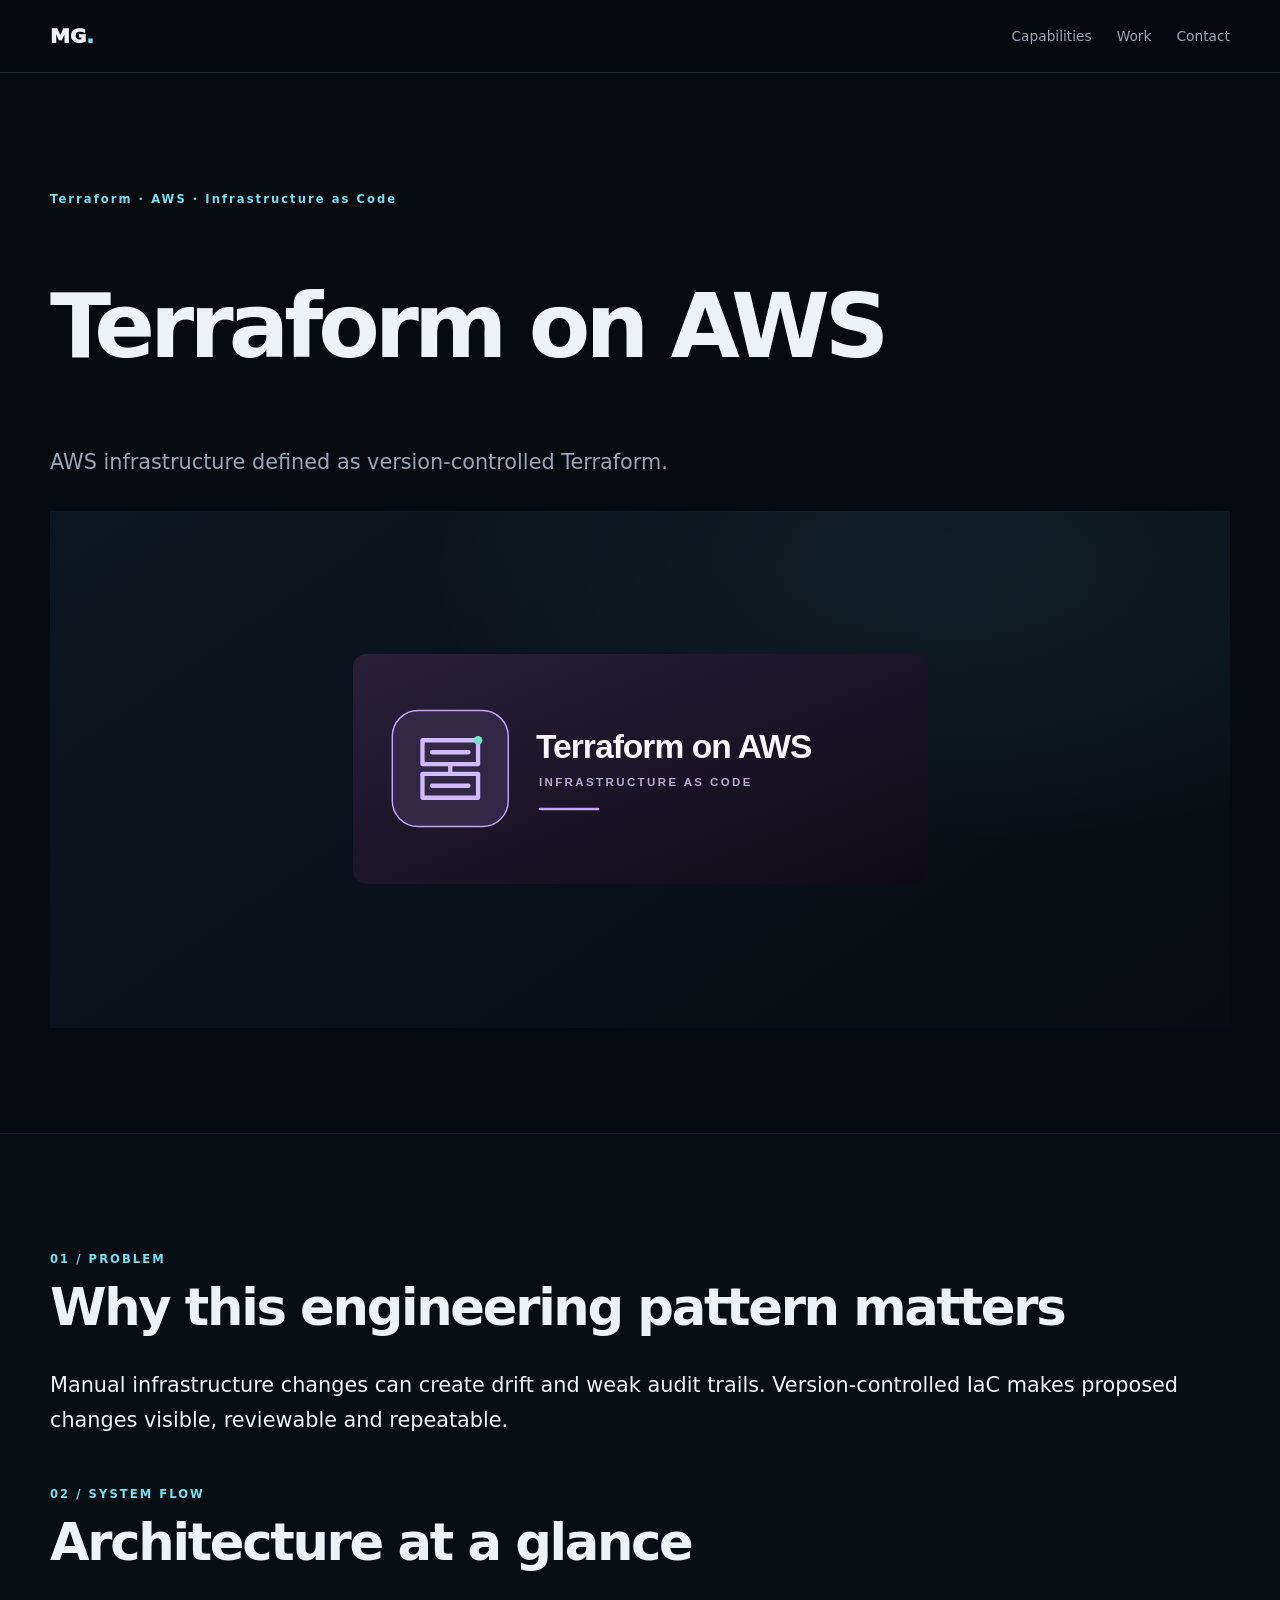
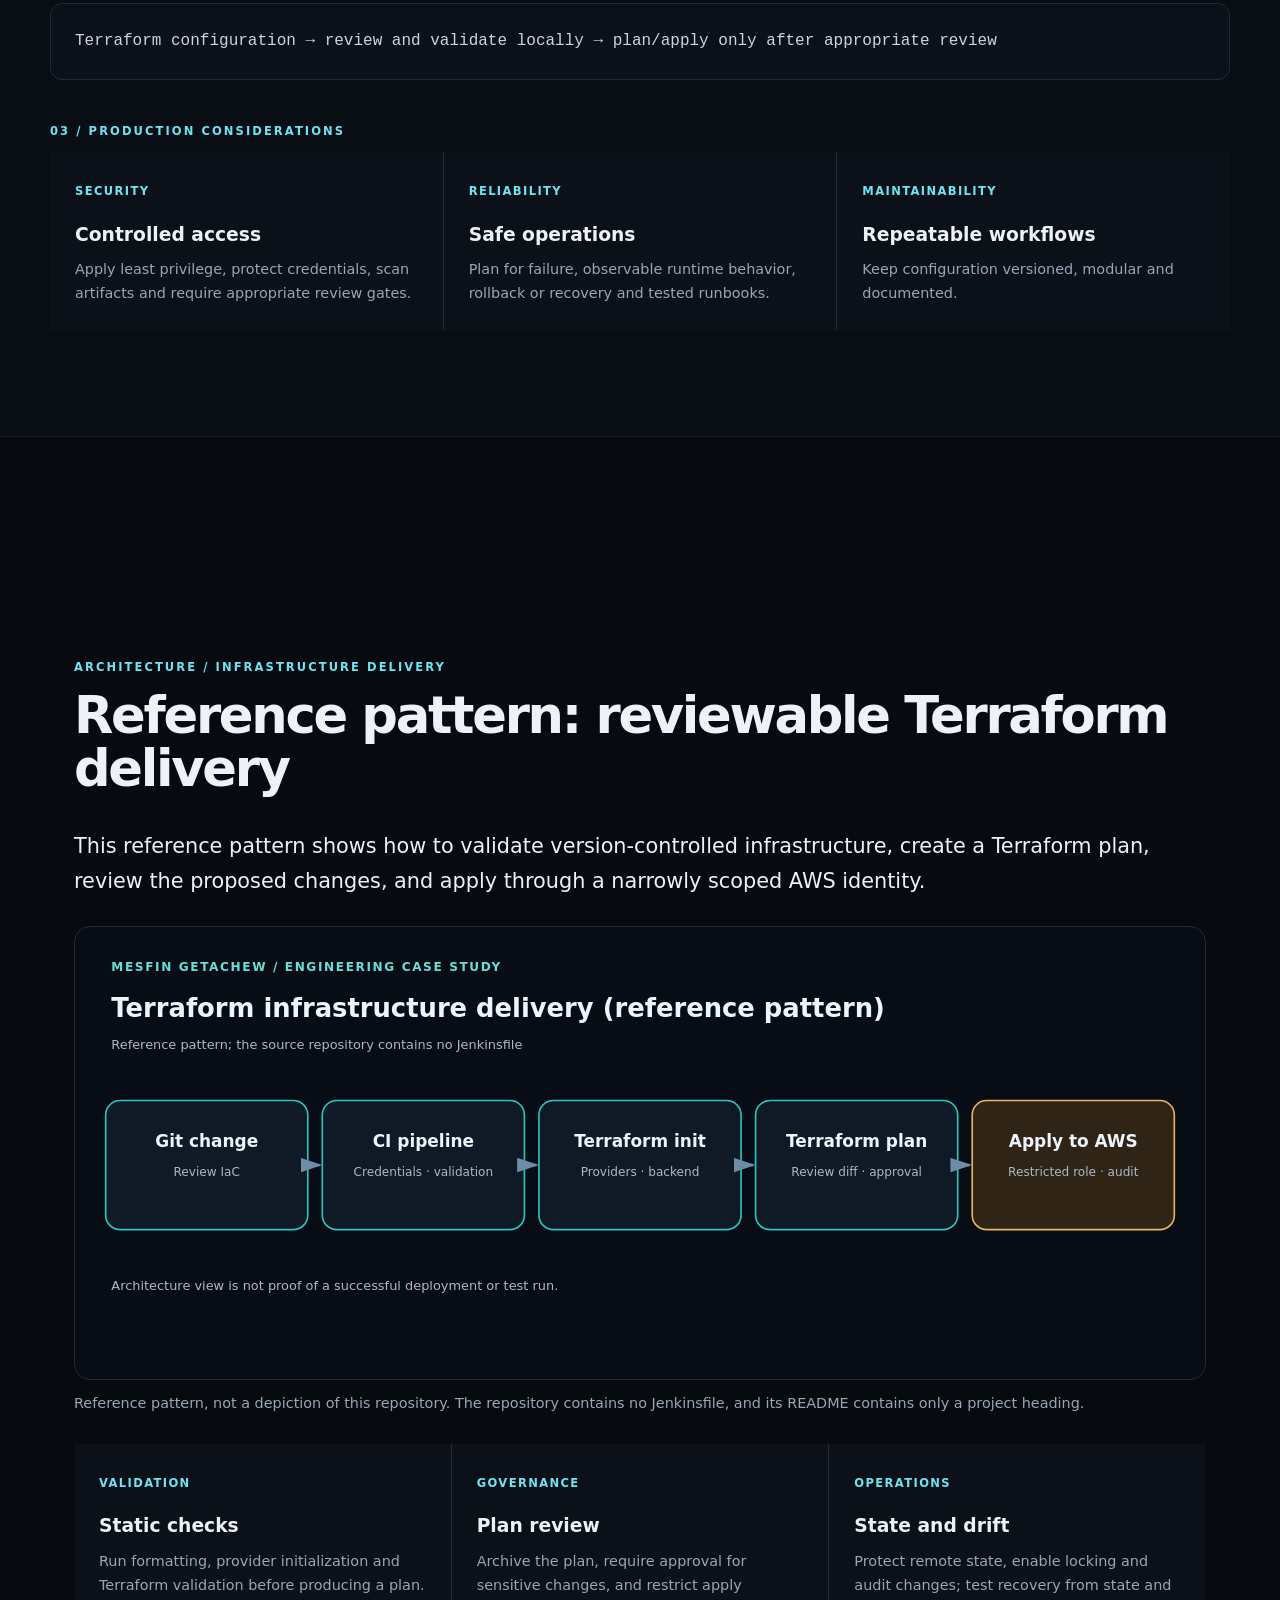
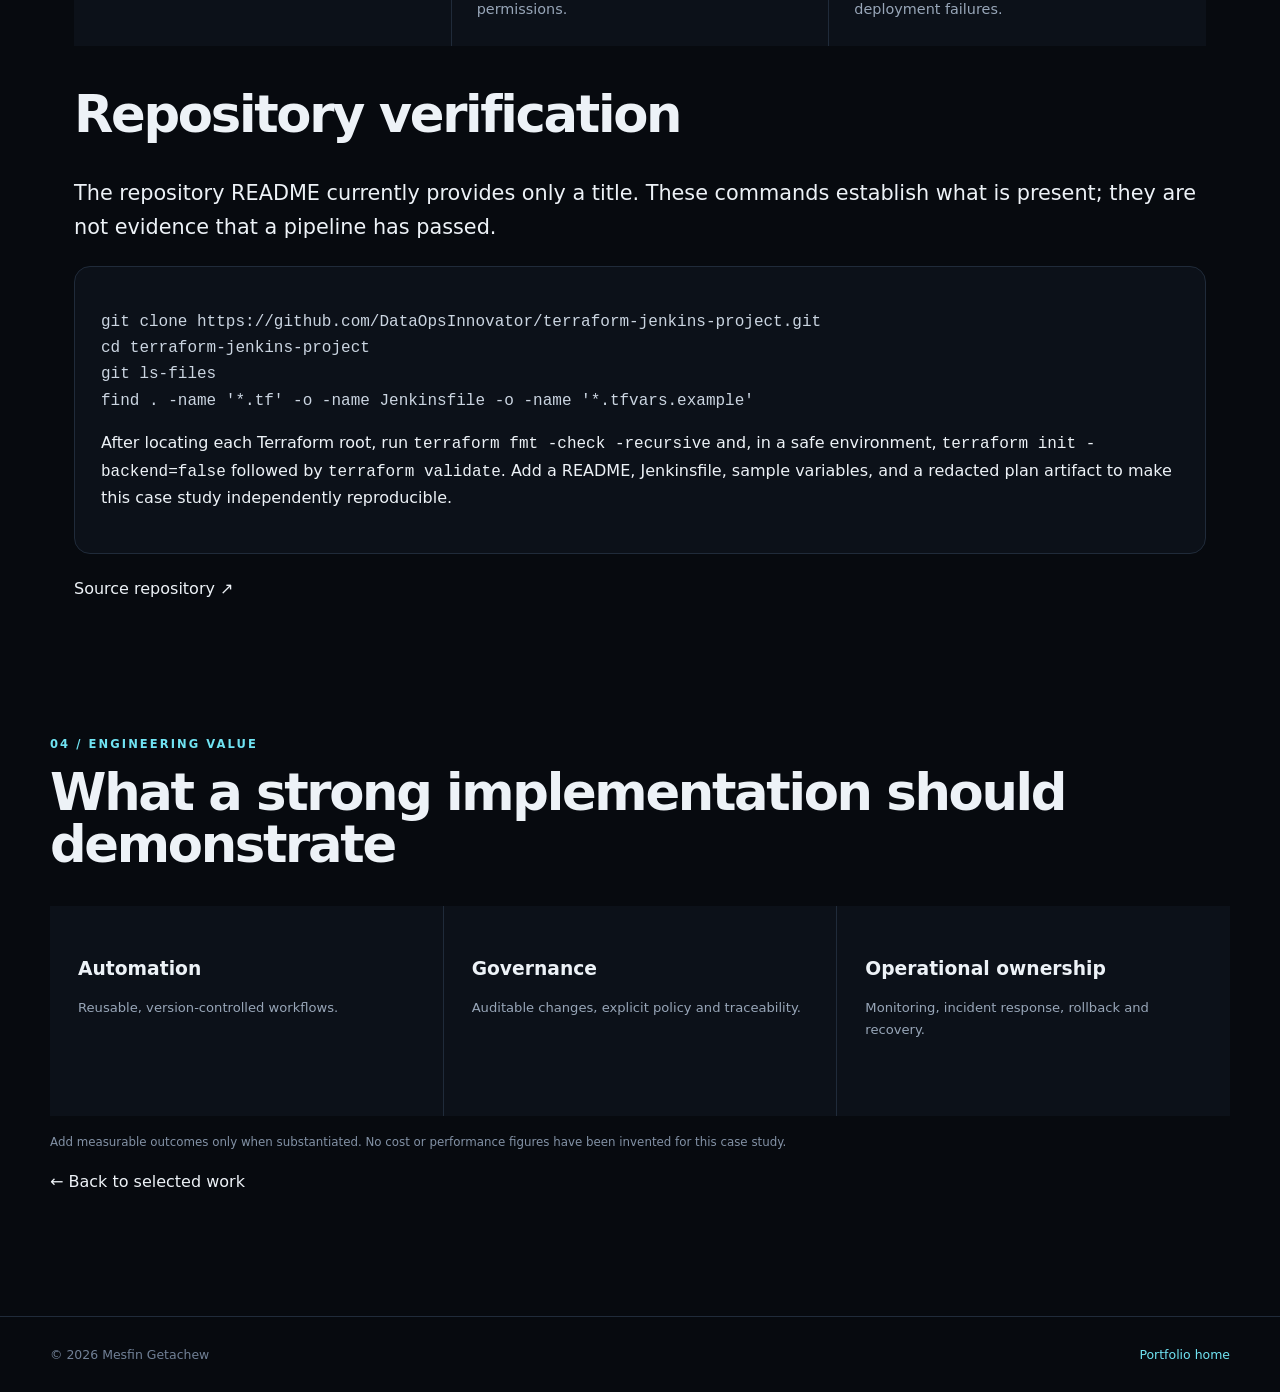
<file: projects/terraform-jenkins.html>
<!doctype html><html lang="en"><head><meta charset="utf-8"><meta name="viewport" content="width=device-width,initial-scale=1">
<meta name="description" content="Terraform on AWS — infrastructure example. The linked repository contains no Jenkinsfile, so the CI delivery diagram is a reference pattern, not a depiction of the source."><meta property="og:type" content="article"><meta property="og:title" content="Terraform on AWS | Mesfin Getachew"><meta property="og:description" content="Terraform AWS infrastructure example; the linked repository contains no Jenkinsfile, so the CI diagram is a reference pattern."><meta name="twitter:card" content="summary">
<title>Terraform on AWS | Mesfin Getachew</title><link rel="icon" href="../assets/images/favicon.svg" type="image/svg+xml"><link rel="stylesheet" href="../assets/css/main.css"></head><body>
<header><div class="shell nav-wrap"><a class="brand" href="../index.html">MG<span>.</span></a><button class="menu" type="button" aria-label="Toggle navigation" aria-expanded="false">☰</button><nav><a href="../index.html#capabilities">Capabilities</a><a href="../index.html#work">Work</a><a href="../index.html#contact">Contact</a></nav></div></header>
<main><section class="section"><div class="shell"><p class="eyebrow">Terraform · AWS · Infrastructure as Code</p><h1 style="font-size:clamp(2.8rem,7vw,5.8rem);line-height:.98;letter-spacing:-.055em">Terraform on AWS</h1><p class="lede">AWS infrastructure defined as version-controlled Terraform.</p><div class="work-img project-brand-frame" style="margin-top:32px;aspect-ratio:16/7"><img src="../assets/images/terraform-jenkins-brand.svg" alt="Terraform on AWS project visual" loading="lazy"></div></div></section>
<section class="section dark"><div class="shell"><p class="eyebrow">01 / PROBLEM</p><h2>Why this engineering pattern matters</h2><p class="lead">Manual infrastructure changes can create drift and weak audit trails. Version-controlled IaC makes proposed changes visible, reviewable and repeatable.</p><div style="margin-top:48px"><p class="eyebrow">02 / SYSTEM FLOW</p><h2>Architecture at a glance</h2><pre style="white-space:pre-wrap;border:1px solid #202b3a;background:#0c1119;padding:24px;border-radius:12px;color:#cbd5e1;overflow:auto">Terraform configuration → review and validate locally → plan/apply only after appropriate review</pre></div>
<div style="margin-top:42px"><p class="eyebrow">03 / PRODUCTION CONSIDERATIONS</p><div class="principles"><article><span>SECURITY</span><h3>Controlled access</h3><p>Apply least privilege, protect credentials, scan artifacts and require appropriate review gates.</p></article><article><span>RELIABILITY</span><h3>Safe operations</h3><p>Plan for failure, observable runtime behavior, rollback or recovery and tested runbooks.</p></article><article><span>MAINTAINABILITY</span><h3>Repeatable workflows</h3><p>Keep configuration versioned, modular and documented.</p></article></div></div></div></section>
<section class="section"><div class="shell"><section class="section"><div class="shell">
<p class="eyebrow">ARCHITECTURE / INFRASTRUCTURE DELIVERY</p><h2>Reference pattern: reviewable Terraform delivery</h2><p class="lead">This reference pattern shows how to validate version-controlled infrastructure, create a Terraform plan, review the proposed changes, and apply through a narrowly scoped AWS identity.</p>
<figure style="margin:28px 0"><img src="../assets/diagrams/terraform-jenkins-architecture.svg" alt="Reference CI pipeline from a reviewed Git change through initialization, planning and approval to a restricted AWS apply stage." style="display:block;width:100%;height:auto;border:1px solid #202b3a;border-radius:16px;background:#080d15"><figcaption style="margin-top:12px;color:#98a6b8;font-size:.9rem">Reference pattern, not a depiction of this repository. The repository contains no Jenkinsfile, and its README contains only a project heading.</figcaption></figure>
<div class="principles"><article><span>VALIDATION</span><h3>Static checks</h3><p>Run formatting, provider initialization and Terraform validation before producing a plan.</p></article><article><span>GOVERNANCE</span><h3>Plan review</h3><p>Archive the plan, require approval for sensitive changes, and restrict apply permissions.</p></article><article><span>OPERATIONS</span><h3>State and drift</h3><p>Protect remote state, enable locking and audit changes; test recovery from state and deployment failures.</p></article></div>
<h2 style="margin-top:42px">Repository verification</h2><p class="lead">The repository README currently provides only a title. These commands establish what is present; they are not evidence that a pipeline has passed.</p><div class="careflow-panel"><pre style="white-space:pre-wrap;overflow:auto;color:#cbd5e1">git clone https://github.com/DataOpsInnovator/terraform-jenkins-project.git
cd terraform-jenkins-project
git ls-files
find . -name '*.tf' -o -name Jenkinsfile -o -name '*.tfvars.example'</pre><p>After locating each Terraform root, run <code>terraform fmt -check -recursive</code> and, in a safe environment, <code>terraform init -backend=false</code> followed by <code>terraform validate</code>. Add a README, Jenkinsfile, sample variables, and a redacted plan artifact to make this case study independently reproducible.</p></div>
<p style="margin-top:22px"><a href="https://github.com/DataOpsInnovator/terraform-jenkins-project" target="_blank" rel="noopener noreferrer">Source repository ↗</a></p>
</div></section>
<p class="eyebrow">04 / ENGINEERING VALUE</p><h2>What a strong implementation should demonstrate</h2><div class="cap-grid"><article><h3>Automation</h3><span>Reusable, version-controlled workflows.</span></article><article><h3>Governance</h3><span>Auditable changes, explicit policy and traceability.</span></article><article><h3>Operational ownership</h3><span>Monitoring, incident response, rollback and recovery.</span></article></div><p class="note">Add measurable outcomes only when substantiated. No cost or performance figures have been invented for this case study.</p><p><a href="../index.html#work">← Back to selected work</a></p></div></section></main>
<footer><div class="shell"><span>© <span id="year">2026</span> Mesfin Getachew</span><a href="../index.html">Portfolio home</a></div></footer><script src="../assets/js/main.js"></script></body></html>
</file>
<file: assets/css/main.css>
*{box-sizing:border-box}html{scroll-behavior:smooth}body{margin:0;background:#070a0f;color:#edf2f7;font:16px/1.65 Inter,system-ui,sans-serif}a{color:inherit;text-decoration:none}.shell{width:min(1180px,calc(100% - 48px));margin:auto}.dark{background:#090e15;border-block:1px solid #131d29}header{position:sticky;top:0;z-index:10;background:rgba(7,10,15,.9);backdrop-filter:blur(14px);border-bottom:1px solid #202b3a}.nav-wrap{height:72px;display:flex;align-items:center;justify-content:space-between}.brand{font-weight:950;font-size:1.25rem}.brand span,.eyebrow,.work-body>a{color:#70e3f2}nav{display:flex;gap:25px;color:#98a6b8;font-size:.86rem}nav a:hover{color:#edf2f7}.menu{display:none;background:none;border:0;color:#fff;font-size:1.4rem}.hero{padding:105px 0 90px;background:radial-gradient(circle at 75% 30%,#70e3f218,transparent 33%)}.hero-grid{display:grid;grid-template-columns:1.1fr .9fr;gap:80px;align-items:center}.eyebrow{font-size:.72rem;letter-spacing:.18em;font-weight:900}.hero h1{font-size:clamp(3.5rem,7vw,6.6rem);line-height:.93;letter-spacing:-.065em;margin:17px 0 28px}.hero h1 em{color:#70e3f2;font-style:normal}.lede{font-size:1.3rem;color:#98a6b8;max-width:700px}.actions{display:flex;gap:10px;flex-wrap:wrap;margin:30px 0}.btn{display:inline-flex;padding:11px 16px;border:1px solid #202b3a;border-radius:10px;font-weight:850;font-size:.88rem}.btn:hover{border-color:#70e3f2;color:#70e3f2}.btn.primary{background:#70e3f2;color:#071015;border-color:#70e3f2}.chips,.tags{display:flex;flex-wrap:wrap;gap:7px}.chips span,.tags i{font-style:normal;font-size:.72rem;color:#98a6b8;border:1px solid #202b3a;border-radius:999px;padding:4px 9px}.hero-card{background:#0c1119;border:1px solid #202b3a;border-radius:22px;padding:18px}.portrait{aspect-ratio:1.4;background:#101722;border-radius:14px;overflow:hidden;display:grid;place-items:center}.portrait img{width:100%;height:100%;object-fit:cover}.terminal{margin-top:15px;background:#06090d;border:1px solid #202b3a;border-radius:11px;overflow:hidden;color:#718096;font-size:.7rem;padding:10px 13px}.terminal pre{color:#cbd5e1;overflow:auto;margin:12px 0 0}.proof{border-block:1px solid #202b3a;background:#090e15}.proof-grid{display:grid;grid-template-columns:repeat(4,1fr)}.proof-grid div{padding:22px 18px;border-right:1px solid #202b3a}.proof-grid strong{display:block;color:#70e3f2;font-size:1.35rem}.proof-grid span{color:#98a6b8;font-size:.76rem}.section{padding:105px 0}.section h2{font-size:clamp(2.3rem,4vw,3.7rem);line-height:1.03;letter-spacing:-.045em;margin:10px 0 35px}.split{display:grid;grid-template-columns:.95fr 1.05fr;gap:90px}.copy{color:#98a6b8}.lead{font-size:1.3rem;color:#edf2f7}.cap-grid{display:grid;grid-template-columns:repeat(3,1fr);gap:1px;background:#202b3a}.cap-grid article{background:#0c1119;padding:28px;min-height:210px}.cap-grid small,.credentials small,.work-body>small{color:#70e3f2;font-weight:900;letter-spacing:.12em;font-size:.68rem}.cap-grid h3{margin:20px 0 5px}.cap-grid p{margin:0}.cap-grid span{display:block;color:#98a6b8;font-size:.82rem;margin-top:12px}.title-row{display:flex;justify-content:space-between;align-items:end;gap:30px}.filters{display:flex;gap:7px;flex-wrap:wrap}.filters button{border:1px solid #202b3a;background:transparent;color:#98a6b8;border-radius:999px;padding:7px 12px;cursor:pointer}.filters button.active,.filters button:hover{background:#70e3f2;color:#071015;border-color:#70e3f2}.work-grid{display:grid;grid-template-columns:repeat(2,1fr);gap:18px;margin-top:30px}.work{background:#0c1119;border:1px solid #202b3a;border-radius:17px;overflow:hidden}.work-img{display:block;aspect-ratio:16/9;background:#0a1018;overflow:hidden}.work-img img{width:100%;height:100%;object-fit:cover;transition:.3s}.work-img:hover img{transform:scale(1.025)}.work-body{padding:24px}.work-body h3{font-size:1.45rem;margin:10px 0 7px}.work-body p{color:#98a6b8}.work-body>a{font-size:.84rem;font-weight:850}.note{color:#8392a6;font-size:.74rem;margin-top:17px}.timeline{border-left:1px solid #202b3a}.timeline article{display:grid;grid-template-columns:190px 1fr;gap:45px;padding:0 0 55px 32px;position:relative}.timeline article:before{content:"";position:absolute;left:-5px;top:8px;width:9px;height:9px;border-radius:50%;background:#70e3f2}.timeline time{color:#70e3f2;font-size:.76rem;font-weight:850}.timeline h3{margin:0}.muted,.timeline li{color:#98a6b8}.credentials{display:grid;grid-template-columns:repeat(4,1fr);gap:14px}.credentials article{padding:22px;border:1px solid #202b3a;background:#0c1119;border-radius:13px}.credentials h3{font-size:1rem}.credentials p{color:#98a6b8;font-size:.83rem}.training{margin-top:15px;padding:16px 18px;border:1px solid #202b3a;border-radius:12px;color:#98a6b8;font-size:.83rem}.contact{padding-top:50px}.contact-box{padding:48px;border:1px solid #202b3a;border-radius:20px;background:linear-gradient(135deg,#101c2a,#0b1119);display:flex;align-items:center;justify-content:space-between;gap:30px}footer{border-top:1px solid #202b3a;padding:28px 0;color:#718096;font-size:.78rem}footer .shell{display:flex;justify-content:space-between}footer a{color:#70e3f2}@media(max-width:900px){.hero-grid,.split{grid-template-columns:1fr}.cap-grid,.credentials{grid-template-columns:1fr 1fr}.proof-grid{grid-template-columns:1fr 1fr}.proof-grid div:nth-child(2){border-right:0}.timeline article{grid-template-columns:1fr;gap:7px}}@media(max-width:680px){.shell{width:calc(100% - 34px)}nav{display:none;position:absolute;top:72px;left:0;right:0;padding:18px;background:#080d14;flex-direction:column;border-bottom:1px solid #202b3a}.menu{display:block}.hero{padding:75px 0}.hero h1{font-size:3.2rem}.section{padding:78px 0}.cap-grid,.credentials,.work-grid{grid-template-columns:1fr}.title-row{display:block}.filters{margin-top:20px}.contact-box{align-items:flex-start;flex-direction:column}footer .shell{flex-direction:column}}
/* Final platform-engineering polish */
.principles{display:grid;grid-template-columns:repeat(3,minmax(0,1fr));gap:1px;background:#202b3a}
.principles article{background:#0c1119;padding:25px;min-height:170px}
.principles span{color:#70e3f2;font-size:.72rem;font-weight:800;letter-spacing:.12em}
.principles h3{margin:16px 0 8px}.principles p{color:#98a6b8;font-size:.9rem;margin:0}
.architecture{background:#090e15;border-block:1px solid #202b3a}
.flow{display:grid;grid-template-columns:1fr auto 1fr auto 1fr auto 1fr auto 1fr;align-items:center;gap:10px;margin:38px 0 20px}
.flow>div{min-height:115px;padding:16px;border:1px solid #202b3a;background:#0c1119;border-radius:12px;display:flex;flex-direction:column;justify-content:center}
.flow b{color:#70e3f2;font-size:.72rem}.flow strong{margin-top:8px}.flow span{color:#98a6b8;font-size:.78rem;margin-top:4px}.flow i{color:#70e3f2;font-style:normal}
@media(max-width:900px){.principles{grid-template-columns:repeat(2,minmax(0,1fr))}.flow{grid-template-columns:1fr;gap:8px}.flow i{display:none}}
@media(max-width:620px){.principles{grid-template-columns:1fr}}
.work[hidden]{display:none!important}
@media(max-width:760px){.nav-wrap{position:relative}.nav-wrap .menu{display:inline-flex}.nav-wrap nav{display:none;position:absolute;top:100%;left:0;right:0;z-index:50;padding:18px;background:#0c1119;border:1px solid #202b3a;flex-direction:column;gap:16px}.nav-wrap nav.open{display:flex}}

/* Accessibility and portfolio refresh */
.skip-link{position:absolute;left:16px;top:-100px;z-index:1000;padding:10px 14px;background:#70e3f2;color:#071015;border-radius:8px;font-weight:800}
.skip-link:focus{top:12px}
:focus-visible{outline:3px solid #70e3f2;outline-offset:4px}
.evidence{background:#070a0f}
.evidence-intro{max-width:780px;font-size:1.05rem}
.evidence-grid{display:grid;grid-template-columns:repeat(3,minmax(0,1fr));gap:16px;margin-top:28px}
.evidence-grid article{padding:25px;border:1px solid #202b3a;border-radius:14px;background:#0c1119}
.evidence-grid article span{color:#70e3f2;font-size:.7rem;font-weight:900;letter-spacing:.12em}
.evidence-grid h3{margin:14px 0 8px}
.evidence-grid p,.evidence-note{color:#98a6b8;font-size:.9rem}
.evidence-note{margin-top:20px;font-size:.8rem}
@media(max-width:760px){.evidence-grid{grid-template-columns:1fr}}
@media(prefers-reduced-motion:reduce){html{scroll-behavior:auto}*,*::before,*::after{animation-duration:.01ms!important;animation-iteration-count:1!important;transition-duration:.01ms!important}}


/* Consistent project identity artwork: vector-first, centered, responsive and legible */
.project-brand-frame{
  display:grid;
  place-items:center;
  padding:clamp(14px,3vw,28px);
  background:
    radial-gradient(ellipse at 78% 12%,rgba(112,227,242,.07),transparent 42%),
    linear-gradient(145deg,#0d1520,#080c12);
}
.project-brand-frame img{
  display:block;
  width:100%;
  height:100%;
  max-height:230px;
  object-fit:contain!important;
  object-position:center;
  transition:none;
}
.project-brand-frame:hover img{transform:none}
@media(max-width:680px){
  .project-brand-frame{padding:14px}
  .project-brand-frame img{max-height:180px}
}

/* Accessibility utilities and card links */
.sr-only{position:absolute;width:1px;height:1px;padding:0;margin:-1px;overflow:hidden;clip:rect(0,0,0,0);white-space:nowrap;border:0}
.work{position:relative}
.work a.stretched::after{content:"";position:absolute;inset:0}
.work a.stretched:focus-visible{outline:none}
.work:has(a.stretched:focus-visible){outline:3px solid #70e3f2;outline-offset:4px}
.work-body .more{color:#70e3f2;font-size:.84rem;font-weight:850}
.work:hover .more{text-decoration:underline}
/* Shared case-study panel (previously defined only inside careflow.html) */
.careflow-panel{border:1px solid #202b3a;border-radius:16px;background:#0c1119;padding:26px}

/* Featured card styles (moved from inline <style> in index.html) */
.careflow-featured{border-color:#16b8b0;box-shadow:0 0 0 1px #16b8b022,0 16px 45px #0003}.careflow-logo-frame{background:#fff;display:grid;place-items:center;padding:12px}.careflow-logo-frame img{object-fit:contain!important;width:100%;height:100%;max-height:300px}.careflow-featured .work-body small{color:#54ddd0}

/* Case-study tables and status labels */
.table-wrap{overflow-x:auto;margin-top:26px;border:1px solid #202b3a;border-radius:14px;background:#0c1119}
.data-table{width:100%;border-collapse:collapse;font-size:.88rem}
.data-table th,.data-table td{padding:13px 16px;text-align:left;vertical-align:top;border-bottom:1px solid #202b3a}
.data-table thead th{color:#98a6b8;font-size:.78rem;font-weight:700}
.data-table tbody tr:last-child td{border-bottom:0}
.data-table td{color:#cbd5e1}
.data-table code,.careflow-panel li code,.lead code,.copy code{font-size:.92em;color:#cfe9ff}
.status{display:inline-block;padding:2px 10px;border:1px solid;border-radius:999px;font-size:.74rem;font-weight:800;white-space:nowrap}
.status.ok{color:#7ee0a1;border-color:#2f6a4a}
.status.warn{color:#f1c36b;border-color:#76602b}
.status.none{color:#a9b8ca;border-color:#37465a}
.careflow-panel ul{margin:0;padding-left:20px;color:#98a6b8}
.careflow-panel li{margin:0 0 12px}
.careflow-panel li strong{color:#edf2f7}
</file>
